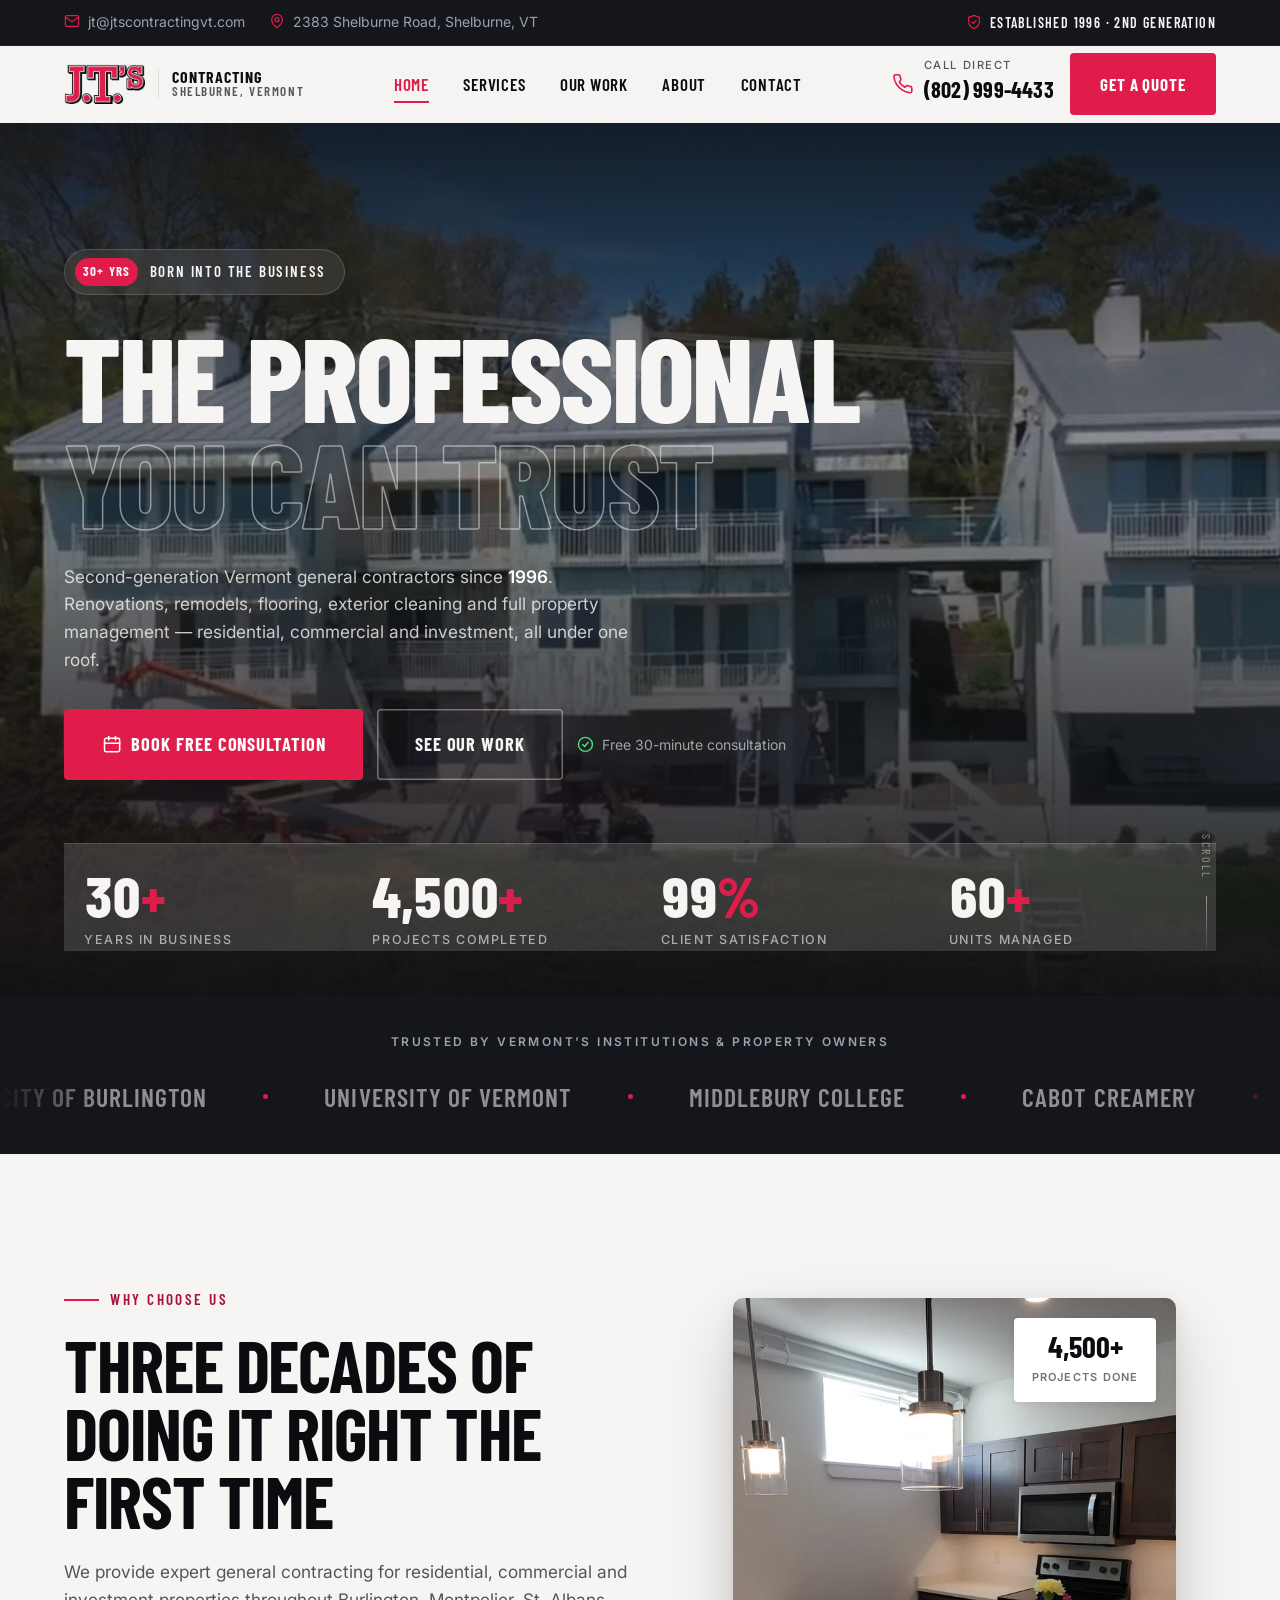
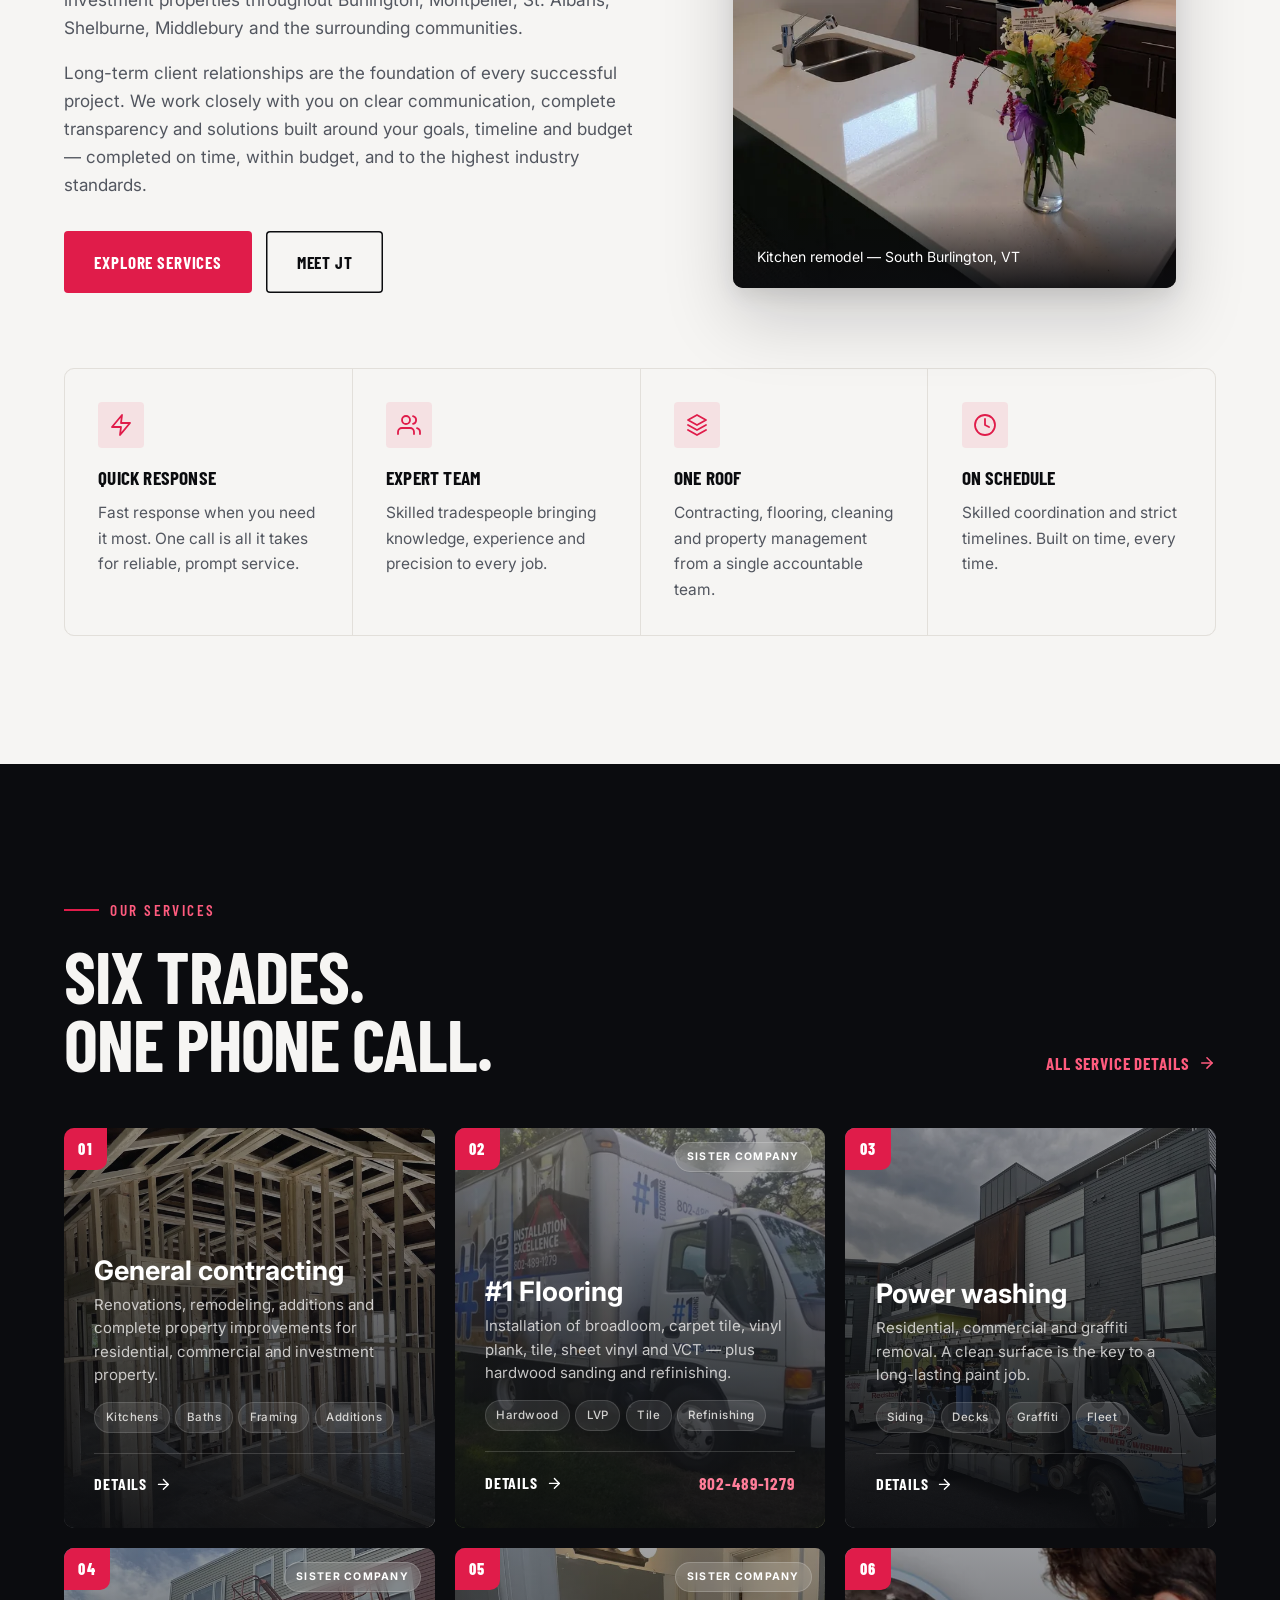
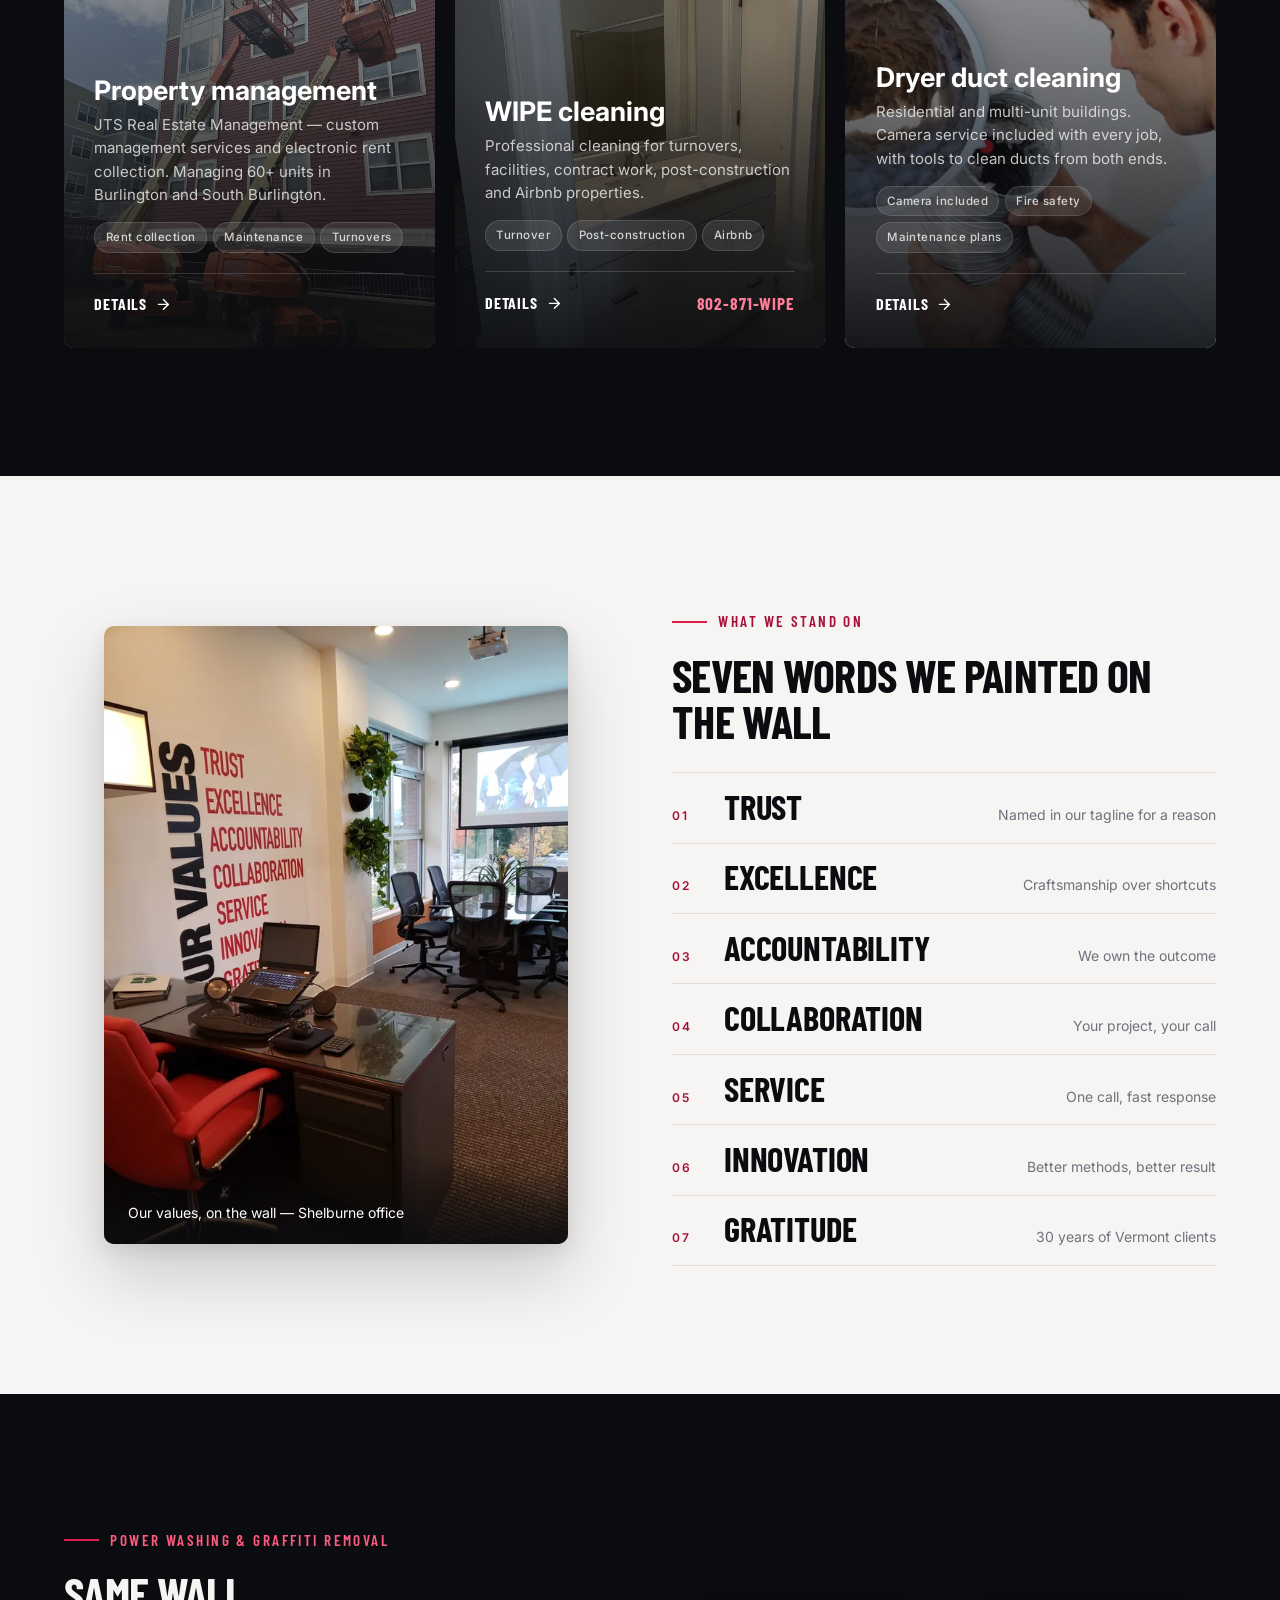
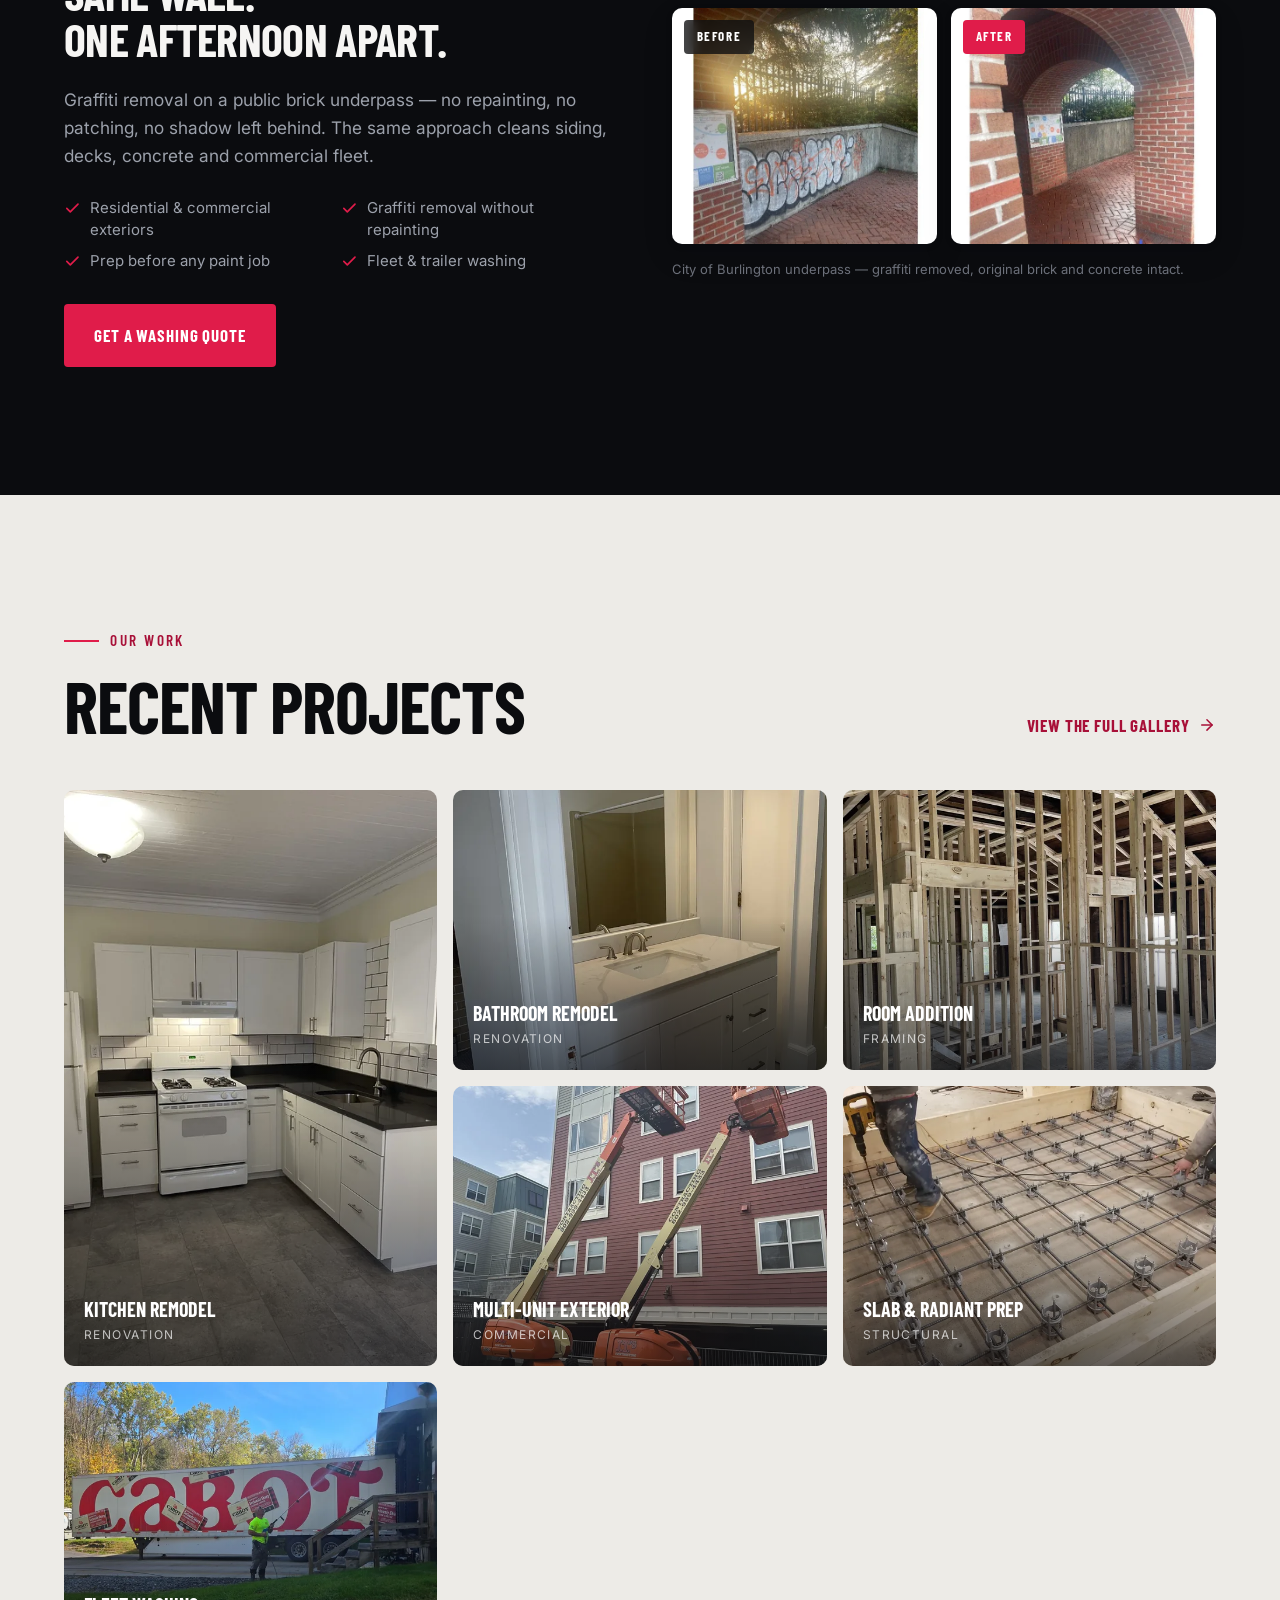
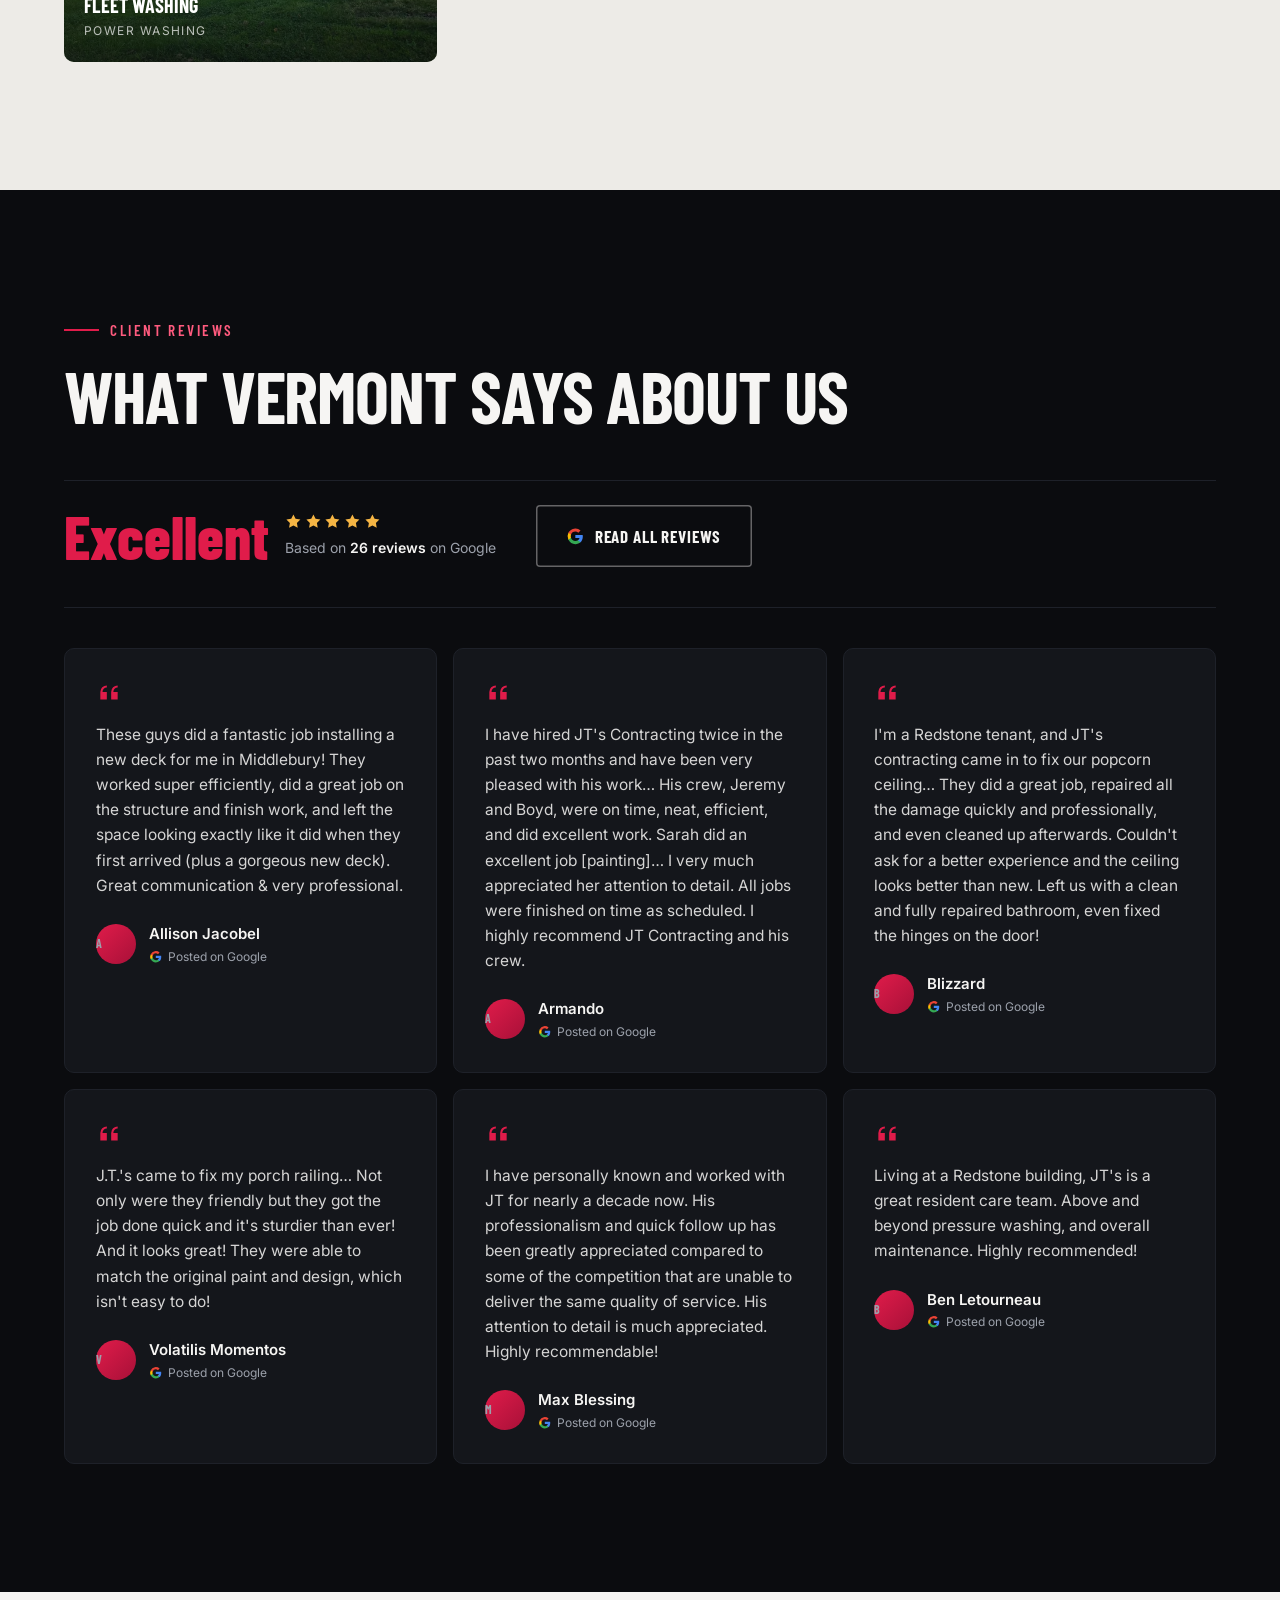
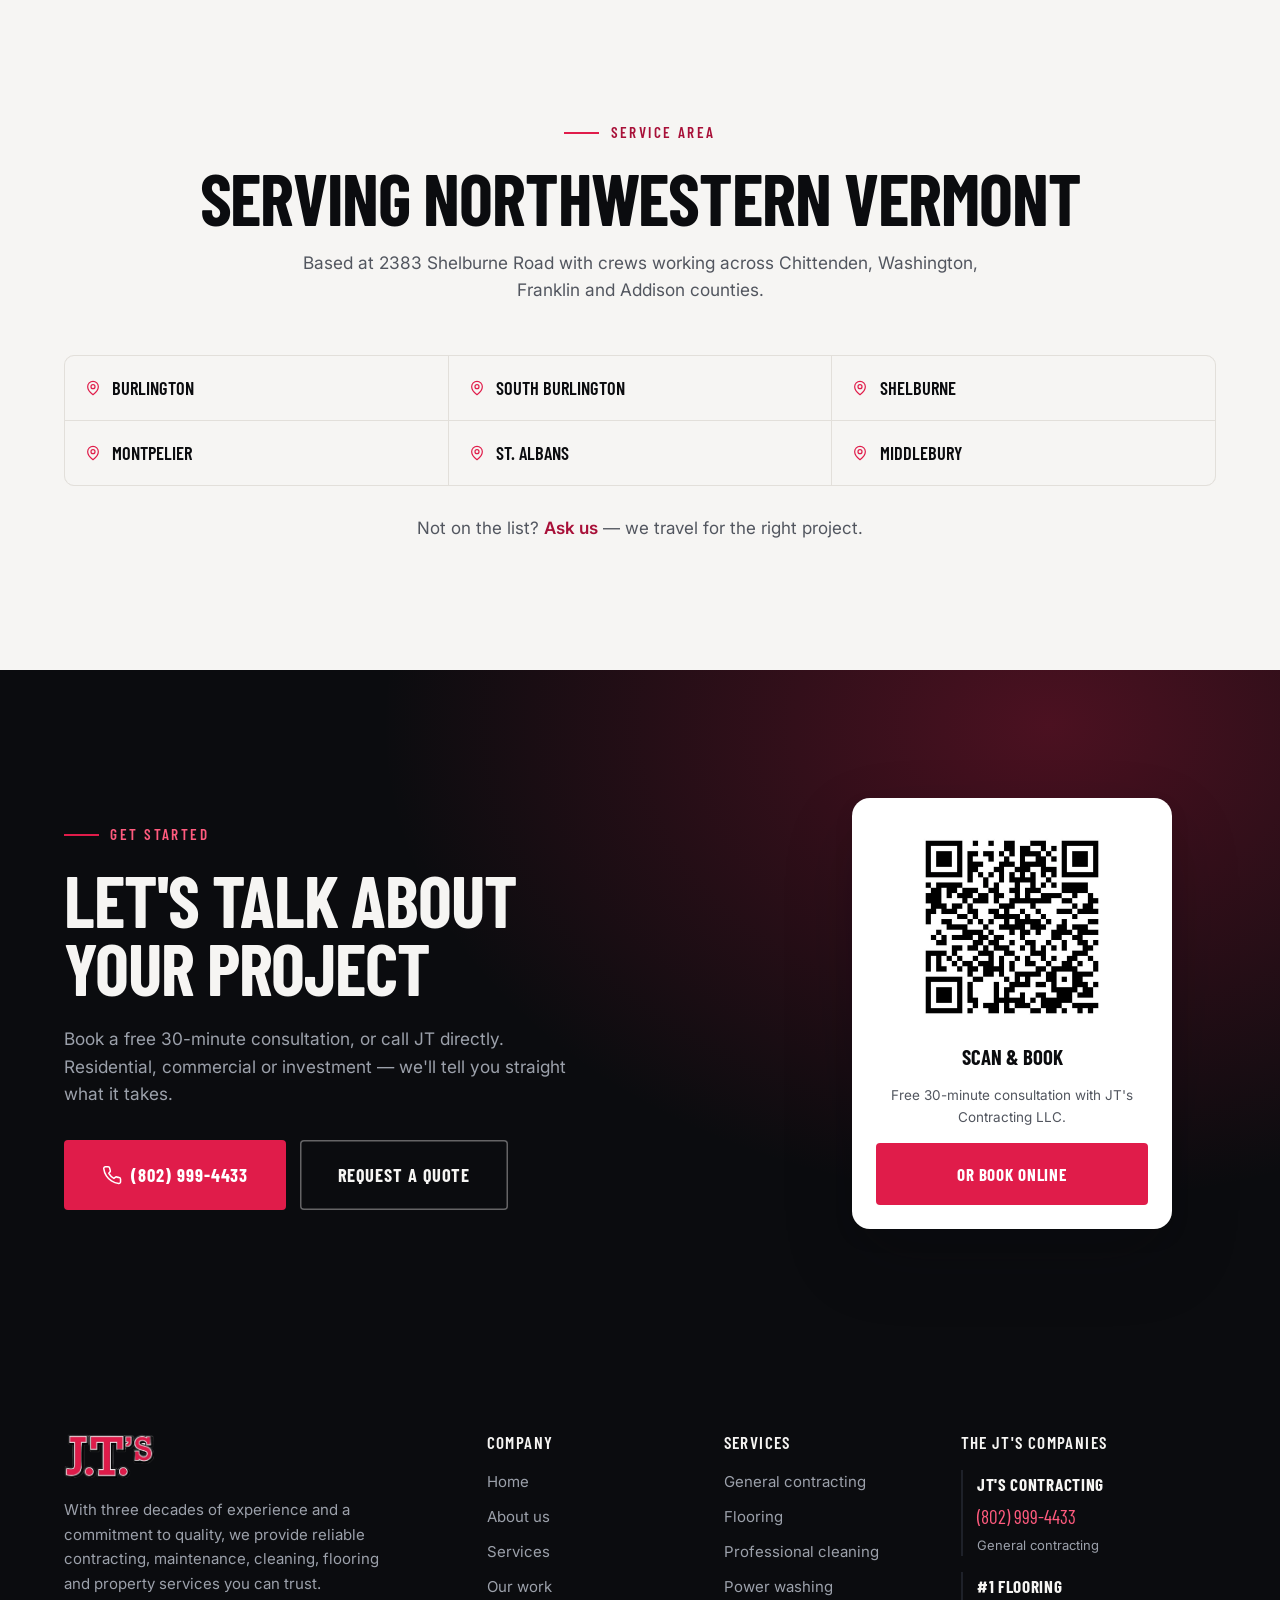
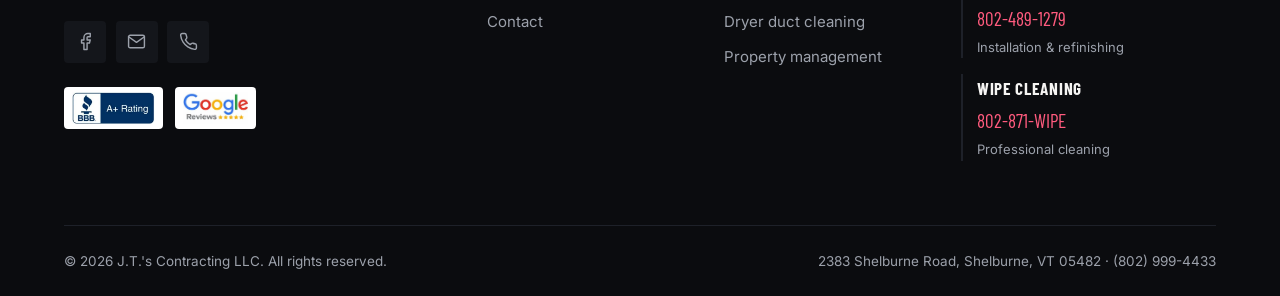
<file: site/index.html>
<!DOCTYPE html>
<html lang="en">
<head>
<meta charset="utf-8">
<meta name="viewport" content="width=device-width, initial-scale=1">
<title>General Contractors in Burlington VT | JT's Contracting LLC</title>
<meta name="description" content="JT's Contracting LLC — second-generation general contractors serving Burlington, Shelburne, Montpelier, St. Albans and Middlebury VT since 1996. Renovations, flooring, power washing, dryer duct cleaning and property management. Call (802) 999-4433.">
<link rel="canonical" href="https://www.jtscontractingvt.com/">
<meta name="theme-color" content="#0b0c0f">

<meta property="og:type" content="website">
<meta property="og:site_name" content="JT's Contracting LLC">
<meta property="og:title" content="General Contractors in Burlington VT | JT's Contracting LLC">
<meta property="og:description" content="30+ years building, renovating and maintaining Vermont property. Residential, commercial and investment work under one roof.">
<meta property="og:url" content="https://www.jtscontractingvt.com/">
<meta property="og:image" content="https://www.jtscontractingvt.com/assets/img/hero-poster-1920.webp">
<meta name="twitter:card" content="summary_large_image">

<link rel="icon" href="assets/img/favicon.svg" type="image/svg+xml">
<link rel="apple-touch-icon" href="assets/img/logo.png">

<link rel="preconnect" href="https://fonts.googleapis.com">
<link rel="preconnect" href="https://fonts.gstatic.com" crossorigin>
<link rel="stylesheet" href="https://fonts.googleapis.com/css2?family=Barlow+Condensed:wght@500;600;700;800&family=Inter:wght@400;500;600&display=swap">
<link rel="stylesheet" href="assets/css/style.css">

<script type="application/ld+json">
{
  "@context": "https://schema.org",
  "@type": "GeneralContractor",
  "@id": "https://www.jtscontractingvt.com/#business",
  "name": "JT's Contracting LLC",
  "alternateName": "J.T.'s Contracting",
  "description": "Second-generation general contractor serving Vermont since 1996. Residential, commercial and investment property renovations, flooring, power washing, dryer duct cleaning and property management.",
  "url": "https://www.jtscontractingvt.com/",
  "telephone": "+18029994433",
  "email": "jt@jtscontractingvt.com",
  "foundingDate": "1996",
  "founder": { "@type": "Person", "name": "Jason T. Fitzgerald" },
  "image": "https://www.jtscontractingvt.com/assets/img/shop-storefront-600.webp",
  "logo": "https://www.jtscontractingvt.com/assets/img/logo.png",
  "address": {
    "@type": "PostalAddress",
    "streetAddress": "2383 Shelburne Road",
    "addressLocality": "Shelburne",
    "addressRegion": "VT",
    "postalCode": "05482",
    "addressCountry": "US"
  },
  "areaServed": [
    { "@type": "City", "name": "Burlington, VT" },
    { "@type": "City", "name": "South Burlington, VT" },
    { "@type": "City", "name": "Shelburne, VT" },
    { "@type": "City", "name": "Montpelier, VT" },
    { "@type": "City", "name": "St. Albans, VT" },
    { "@type": "City", "name": "Middlebury, VT" }
  ],
  "sameAs": ["https://www.facebook.com/p/JTS-Contracting-100070042576109/"],
  "hasOfferCatalog": {
    "@type": "OfferCatalog",
    "name": "Contracting & property services",
    "itemListElement": [
      { "@type": "Offer", "itemOffered": { "@type": "Service", "name": "General contracting & remodeling" } },
      { "@type": "Offer", "itemOffered": { "@type": "Service", "name": "Flooring installation & refinishing" } },
      { "@type": "Offer", "itemOffered": { "@type": "Service", "name": "Professional cleaning" } },
      { "@type": "Offer", "itemOffered": { "@type": "Service", "name": "Power washing & graffiti removal" } },
      { "@type": "Offer", "itemOffered": { "@type": "Service", "name": "Dryer duct cleaning" } },
      { "@type": "Offer", "itemOffered": { "@type": "Service", "name": "Property management" } }
    ]
  }
}
</script>
</head>
<body>
<a class="skip-link" href="#main">Skip to content</a>

<!-- icon sprite -->
<svg width="0" height="0" style="position:absolute" aria-hidden="true" focusable="false">
  <defs>
    <g id="i-phone"><path d="M22 16.9v3a2 2 0 0 1-2.2 2 19.8 19.8 0 0 1-8.6-3.1 19.5 19.5 0 0 1-6-6A19.8 19.8 0 0 1 2.1 4.2 2 2 0 0 1 4.1 2h3a2 2 0 0 1 2 1.7c.1.9.4 1.8.7 2.6a2 2 0 0 1-.5 2.1L8.1 9.9a16 16 0 0 0 6 6l1.5-1.2a2 2 0 0 1 2.1-.5c.8.3 1.7.6 2.6.7a2 2 0 0 1 1.7 2Z"/></g>
    <g id="i-mail"><path d="M4 4h16a2 2 0 0 1 2 2v12a2 2 0 0 1-2 2H4a2 2 0 0 1-2-2V6a2 2 0 0 1 2-2Z"/><path d="m22 6-10 7L2 6"/></g>
    <g id="i-pin"><path d="M20 10c0 6-8 12-8 12s-8-6-8-12a8 8 0 0 1 16 0Z"/><circle cx="12" cy="10" r="3"/></g>
    <g id="i-check"><path d="M20 6 9 17l-5-5"/></g>
    <g id="i-check-circle"><circle cx="12" cy="12" r="10"/><path d="m8 12 3 3 5-6"/></g>
    <g id="i-arrow"><path d="M5 12h14"/><path d="m12 5 7 7-7 7"/></g>
    <g id="i-star"><path d="m12 2 3.1 6.3 6.9 1-5 4.9 1.2 6.8-6.2-3.3-6.2 3.3L7 14.2l-5-4.9 6.9-1Z" fill="currentColor" stroke="none"/></g>
    <g id="i-google"><path d="M21.6 12.2c0-.7-.1-1.4-.2-2H12v3.9h5.4a4.6 4.6 0 0 1-2 3v2.5h3.2c1.9-1.7 3-4.3 3-7.4Z" fill="#4285F4" stroke="none"/><path d="M12 22c2.7 0 4.9-.9 6.6-2.4l-3.2-2.5c-.9.6-2 .9-3.4.9a6 6 0 0 1-5.6-4.1H3.1v2.6A10 10 0 0 0 12 22Z" fill="#34A853" stroke="none"/><path d="M6.4 13.9a6 6 0 0 1 0-3.8V7.5H3.1a10 10 0 0 0 0 9l3.3-2.6Z" fill="#FBBC05" stroke="none"/><path d="M12 5.9c1.5 0 2.8.5 3.8 1.5l2.9-2.9A10 10 0 0 0 3.1 7.5l3.3 2.6A6 6 0 0 1 12 5.9Z" fill="#EA4335" stroke="none"/></g>
    <g id="i-facebook"><path d="M18 2h-3a5 5 0 0 0-5 5v3H7v4h3v8h4v-8h3l1-4h-4V7a1 1 0 0 1 1-1h3Z"/></g>
    <g id="i-clock"><circle cx="12" cy="12" r="10"/><path d="M12 6v6l4 2"/></g>
    <g id="i-shield"><path d="M12 22s8-4 8-10V5l-8-3-8 3v7c0 6 8 10 8 10Z"/><path d="m9 12 2 2 4-4"/></g>
    <g id="i-users"><path d="M17 21v-2a4 4 0 0 0-4-4H5a4 4 0 0 0-4 4v2"/><circle cx="9" cy="7" r="4"/><path d="M23 21v-2a4 4 0 0 0-3-3.9"/><path d="M16 3.1a4 4 0 0 1 0 7.8"/></g>
    <g id="i-zap"><path d="M13 2 3 14h9l-1 8 10-12h-9Z"/></g>
    <g id="i-wrench"><path d="M14.7 6.3a4 4 0 0 0 5 5L21 21H3l9.7-14.7Z"/></g>
    <g id="i-layers"><path d="m12 2 9 5-9 5-9-5 9-5Z"/><path d="m3 12 9 5 9-5"/><path d="m3 17 9 5 9-5"/></g>
    <g id="i-droplet"><path d="M12 2.7 6.3 8.4a8 8 0 1 0 11.4 0L12 2.7Z"/></g>
    <g id="i-wind"><path d="M9.6 4.6A2 2 0 1 1 11 8H2"/><path d="M12.6 19.4A2 2 0 1 0 14 16H2"/><path d="M17.7 7.7a2.5 2.5 0 1 1 1.8 4.3H2"/></g>
    <g id="i-building"><path d="M4 22V4a2 2 0 0 1 2-2h8a2 2 0 0 1 2 2v18"/><path d="M16 9h3a2 2 0 0 1 2 2v11"/><path d="M8 6h4M8 10h4M8 14h4M8 18h4"/><path d="M2 22h20"/></g>
    <g id="i-search"><circle cx="11" cy="11" r="7"/><path d="m20 20-4.3-4.3"/></g>
    <g id="i-x"><path d="M18 6 6 18M6 6l12 12"/></g>
    <g id="i-left"><path d="m15 18-6-6 6-6"/></g>
    <g id="i-right"><path d="m9 6 6 6-6 6"/></g>
    <g id="i-calendar"><rect x="3" y="5" width="18" height="16" rx="2"/><path d="M8 3v4M16 3v4M3 11h18"/></g>
    <g id="i-quote"><path d="M10 11H6a4 4 0 0 1 4-4V5a6 6 0 0 0-6 6v7h6v-7Zm10 0h-4a4 4 0 0 1 4-4V5a6 6 0 0 0-6 6v7h6v-7Z" fill="currentColor" stroke="none"/></g>
  </defs>
</svg>

<!-- ================= topbar ================= -->
<div class="topbar">
  <div class="wrap-wide topbar-in">
    <ul class="topbar-list">
      <li><a href="mailto:jt@jtscontractingvt.com"><svg viewBox="0 0 24 24" fill="none" stroke="currentColor" stroke-width="1.8" stroke-linecap="round" stroke-linejoin="round"><use href="#i-mail"/></svg>jt@jtscontractingvt.com</a></li>
      <li><a href="https://maps.google.com/?q=2383+Shelburne+Road+Shelburne+VT+05482" target="_blank" rel="noopener"><svg viewBox="0 0 24 24" fill="none" stroke="currentColor" stroke-width="1.8" stroke-linecap="round" stroke-linejoin="round"><use href="#i-pin"/></svg>2383 Shelburne Road, Shelburne, VT</a></li>
    </ul>
    <span class="topbar-badge"><svg viewBox="0 0 24 24" fill="none" stroke="currentColor" stroke-width="1.8" stroke-linecap="round" stroke-linejoin="round"><use href="#i-shield"/></svg>Established 1996 &middot; 2nd Generation</span>
  </div>
</div>

<!-- ================= header ================= -->
<header class="site-header">
  <div class="wrap-wide header-in">
    <a class="brand" href="index.html" aria-label="JT's Contracting LLC — home">
      <img src="assets/img/logo.png" alt="JT's Contracting" width="399" height="196">
      <span class="brand-text"><b>Contracting</b>Shelburne, Vermont</span>
    </a>

    <nav class="nav" aria-label="Primary">
      <a class="nav-link" href="index.html" aria-current="page">Home</a>
      <a class="nav-link" href="services.html">Services</a>
      <a class="nav-link" href="work.html">Our Work</a>
      <a class="nav-link" href="about.html">About</a>
      <a class="nav-link" href="contact.html">Contact</a>
    </nav>

    <div class="header-cta">
      <a class="header-phone" href="tel:+18029994433">
        <svg viewBox="0 0 24 24" fill="none" stroke="currentColor" stroke-width="1.8" stroke-linecap="round" stroke-linejoin="round"><use href="#i-phone"/></svg>
        <span><small>Call direct</small>(802) 999-4433</span>
      </a>
      <a class="btn" href="contact.html">Get a quote</a>
    </div>

    <button class="burger" type="button" aria-label="Open menu" aria-expanded="false" aria-controls="drawer">
      <span></span><span></span><span></span>
    </button>
  </div>
</header>

<!-- ================= mobile drawer ================= -->
<div class="drawer" id="drawer" aria-hidden="true" aria-label="Menu">
  <div class="drawer-top">
    <a class="brand" href="index.html"><img src="assets/img/logo.png" alt="JT's Contracting" width="399" height="196"></a>
    <button class="drawer-close" type="button" data-close-nav aria-label="Close menu">
      <svg viewBox="0 0 24 24" fill="none" stroke="currentColor" stroke-width="2" stroke-linecap="round"><use href="#i-x"/></svg>
    </button>
  </div>
  <nav class="drawer-nav" aria-label="Mobile">
    <a href="index.html"><i>01</i>Home</a>
    <a href="services.html"><i>02</i>Services</a>
    <a href="work.html"><i>03</i>Our Work</a>
    <a href="about.html"><i>04</i>About</a>
    <a href="contact.html"><i>05</i>Contact</a>
  </nav>
  <div class="drawer-foot">
    <a class="btn btn-lg" href="tel:+18029994433">
      <svg viewBox="0 0 24 24" fill="none" stroke="currentColor" stroke-width="1.8" stroke-linecap="round" stroke-linejoin="round"><use href="#i-phone"/></svg>
      (802) 999-4433
    </a>
    <a class="btn btn-ghost btn-lg" href="contact.html">Request a quote</a>
  </div>
</div>

<main id="main">

<!-- ================= hero ================= -->
<section class="hero">
  <div class="hero-media">
    <video autoplay muted loop playsinline preload="metadata"
           poster="assets/img/hero-poster-1920.webp"
           aria-hidden="true" tabindex="-1">
      <source src="assets/video/jts-project-reel.mp4" type="video/mp4">
    </video>
  </div>
  <div class="hero-grain" aria-hidden="true"></div>

  <div class="wrap-wide hero-in">
    <span class="hero-flag"><b>30+ Yrs</b> Born into the business</span>

    <h1 class="d-hero">
      The professional
      <em>you can trust</em>
    </h1>

    <p class="hero-sub">
      Second-generation Vermont general contractors since <b>1996</b>. Renovations, remodels,
      flooring, exterior cleaning and full property management — residential, commercial and
      investment, all under one roof.
    </p>

    <div class="hero-actions">
      <a class="btn btn-lg" href="https://calendly.com/jt-contracting-scheduler/30min" target="_blank" rel="noopener">
        <svg viewBox="0 0 24 24" fill="none" stroke="currentColor" stroke-width="1.8" stroke-linecap="round" stroke-linejoin="round"><use href="#i-calendar"/></svg>
        Book free consultation
      </a>
      <a class="btn btn-ghost btn-lg" href="work.html">See our work</a>
      <span class="hero-note">
        <svg viewBox="0 0 24 24" fill="none" stroke="currentColor" stroke-width="2" stroke-linecap="round" stroke-linejoin="round"><use href="#i-check-circle"/></svg>
        Free 30-minute consultation
      </span>
    </div>

    <ul class="hero-stats">
      <li><div class="n"><span data-count="30">30</span><i>+</i></div><div class="l">Years in business</div></li>
      <li><div class="n"><span data-count="4500">4,500</span><i>+</i></div><div class="l">Projects completed</div></li>
      <li><div class="n"><span data-count="99">99</span><i>%</i></div><div class="l">Client satisfaction</div></li>
      <li><div class="n"><span data-count="60">60</span><i>+</i></div><div class="l">Units managed</div></li>
    </ul>
  </div>

  <span class="scroll-cue" aria-hidden="true">Scroll</span>
</section>

<!-- ================= client proof ================= -->
<section class="proof" aria-label="Selected clients">
  <p class="proof-label">Trusted by Vermont's institutions &amp; property owners</p>
  <div class="marquee">
    <ul class="marquee-track">
      <li>City of Burlington</li>
      <li>University of Vermont</li>
      <li>Middlebury College</li>
      <li>Cabot Creamery</li>
      <li>Redstone</li>
      <li>Nedde Real Estate</li>
      <li>Bolton Valley Ski Resort</li>
    </ul>
  </div>
</section>

<!-- ================= why us ================= -->
<section class="section">
  <div class="wrap">
    <div class="split-wide">
      <div data-reveal>
        <span class="eyebrow">Why choose us</span>
        <h2 class="d-1" style="margin-top:1.1rem">Three decades of doing it right the first time</h2>
        <p class="lede" style="margin-top:1.5rem">
          We provide expert general contracting for residential, commercial and investment
          properties throughout Burlington, Montpelier, St. Albans, Shelburne, Middlebury and the
          surrounding communities.
        </p>
        <p class="body-lg" style="margin-top:1.1rem">
          Long-term client relationships are the foundation of every successful project. We work
          closely with you on clear communication, complete transparency and solutions built around
          your goals, timeline and budget — completed on time, within budget, and to the highest
          industry standards.
        </p>
        <div class="btn-row" style="margin-top:2rem">
          <a class="btn" href="services.html">Explore services</a>
          <a class="btn btn-ghost" href="about.html">Meet JT</a>
        </div>
      </div>

      <figure class="figure" data-reveal data-reveal-delay="120">
        <img src="assets/img/kitchen-quartz-island-1280.webp"
             srcset="assets/img/kitchen-quartz-island-640.webp 640w, assets/img/kitchen-quartz-island-1280.webp 1280w"
             sizes="(min-width: 980px) 46vw, 92vw"
             alt="Finished kitchen with quartz waterfall island, dark shaker cabinets and pendant lighting"
             width="1280" height="1707" loading="lazy">
        <div class="figure-badge"><b>4,500+</b><span>Projects done</span></div>
        <figcaption>Kitchen remodel — South Burlington, VT</figcaption>
      </figure>
    </div>

    <ul class="cards c4" style="margin-top:clamp(3rem,5vw,4.5rem)" data-reveal>
      <li class="card">
        <span class="card-ico"><svg viewBox="0 0 24 24" fill="none" stroke="currentColor" stroke-width="1.8" stroke-linecap="round" stroke-linejoin="round"><use href="#i-zap"/></svg></span>
        <h3 class="d-4">Quick response</h3>
        <p>Fast response when you need it most. One call is all it takes for reliable, prompt service.</p>
      </li>
      <li class="card">
        <span class="card-ico"><svg viewBox="0 0 24 24" fill="none" stroke="currentColor" stroke-width="1.8" stroke-linecap="round" stroke-linejoin="round"><use href="#i-users"/></svg></span>
        <h3 class="d-4">Expert team</h3>
        <p>Skilled tradespeople bringing knowledge, experience and precision to every job.</p>
      </li>
      <li class="card">
        <span class="card-ico"><svg viewBox="0 0 24 24" fill="none" stroke="currentColor" stroke-width="1.8" stroke-linecap="round" stroke-linejoin="round"><use href="#i-layers"/></svg></span>
        <h3 class="d-4">One roof</h3>
        <p>Contracting, flooring, cleaning and property management from a single accountable team.</p>
      </li>
      <li class="card">
        <span class="card-ico"><svg viewBox="0 0 24 24" fill="none" stroke="currentColor" stroke-width="1.8" stroke-linecap="round" stroke-linejoin="round"><use href="#i-clock"/></svg></span>
        <h3 class="d-4">On schedule</h3>
        <p>Skilled coordination and strict timelines. Built on time, every time.</p>
      </li>
    </ul>
  </div>
</section>

<!-- ================= services ================= -->
<section class="section dark" id="services">
  <div class="wrap">
    <div class="section-head head-row">
      <div>
        <span class="eyebrow">Our services</span>
        <h2 class="d-1" style="margin-top:1.1rem">Six trades.<br>One phone call.</h2>
      </div>
      <a class="link-arrow" href="services.html">All service details
        <svg viewBox="0 0 24 24" fill="none" stroke="currentColor" stroke-width="2" stroke-linecap="round" stroke-linejoin="round"><use href="#i-arrow"/></svg>
      </a>
    </div>

    <div class="svc-grid">
      <article class="svc" data-reveal>
        <div class="svc-bg">
          <img src="assets/img/framing-interior-640.webp" alt="Interior stud framing of a new addition" width="640" height="853" loading="lazy">
        </div>
        <div class="svc-top"><span class="svc-num">01</span></div>
        <h3>General contracting</h3>
        <p>Renovations, remodeling, additions and complete property improvements for residential, commercial and investment property.</p>
        <ul class="svc-tags"><li>Kitchens</li><li>Baths</li><li>Framing</li><li>Additions</li></ul>
        <div class="svc-foot">
          <a href="services.html#general">Details <svg viewBox="0 0 24 24" fill="none" stroke="currentColor" stroke-width="2" stroke-linecap="round" stroke-linejoin="round"><use href="#i-arrow"/></svg></a>
        </div>
      </article>

      <article class="svc" data-reveal data-reveal-delay="60">
        <div class="svc-bg">
          <img src="assets/img/flooring-truck-640.webp" alt="#1 Flooring installation box truck" width="640" height="480" loading="lazy">
        </div>
        <div class="svc-top"><span class="svc-num">02</span><span class="svc-sister">Sister company</span></div>
        <h3>#1 Flooring</h3>
        <p>Installation of broadloom, carpet tile, vinyl plank, tile, sheet vinyl and VCT — plus hardwood sanding and refinishing.</p>
        <ul class="svc-tags"><li>Hardwood</li><li>LVP</li><li>Tile</li><li>Refinishing</li></ul>
        <div class="svc-foot">
          <a href="services.html#flooring">Details <svg viewBox="0 0 24 24" fill="none" stroke="currentColor" stroke-width="2" stroke-linecap="round" stroke-linejoin="round"><use href="#i-arrow"/></svg></a>
          <a class="tel" href="tel:+18024891279">802-489-1279</a>
        </div>
      </article>

      <article class="svc" data-reveal data-reveal-delay="120">
        <div class="svc-bg">
          <img src="assets/img/powerwash-truck-640.webp" alt="JT's power washing truck at a Redstone property" width="640" height="853" loading="lazy">
        </div>
        <div class="svc-top"><span class="svc-num">03</span></div>
        <h3>Power washing</h3>
        <p>Residential, commercial and graffiti removal. A clean surface is the key to a long-lasting paint job.</p>
        <ul class="svc-tags"><li>Siding</li><li>Decks</li><li>Graffiti</li><li>Fleet</li></ul>
        <div class="svc-foot">
          <a href="services.html#power-washing">Details <svg viewBox="0 0 24 24" fill="none" stroke="currentColor" stroke-width="2" stroke-linecap="round" stroke-linejoin="round"><use href="#i-arrow"/></svg></a>
        </div>
      </article>

      <article class="svc" data-reveal>
        <div class="svc-bg">
          <img src="assets/img/boomlifts-apartment-640.webp" alt="Two boom lifts working on a multi-unit apartment exterior" width="640" height="853" loading="lazy">
        </div>
        <div class="svc-top"><span class="svc-num">04</span><span class="svc-sister">Sister company</span></div>
        <h3>Property management</h3>
        <p>JTS Real Estate Management — custom management services and electronic rent collection. Managing 60+ units in Burlington and South Burlington.</p>
        <ul class="svc-tags"><li>Rent collection</li><li>Maintenance</li><li>Turnovers</li></ul>
        <div class="svc-foot">
          <a href="services.html#property">Details <svg viewBox="0 0 24 24" fill="none" stroke="currentColor" stroke-width="2" stroke-linecap="round" stroke-linejoin="round"><use href="#i-arrow"/></svg></a>
        </div>
      </article>

      <article class="svc" data-reveal data-reveal-delay="60">
        <div class="svc-bg">
          <img src="assets/img/bath-vanity-remodel-640.webp" alt="Newly installed bathroom vanity with quartz top" width="640" height="853" loading="lazy">
        </div>
        <div class="svc-top"><span class="svc-num">05</span><span class="svc-sister">Sister company</span></div>
        <h3>WIPE cleaning</h3>
        <p>Professional cleaning for turnovers, facilities, contract work, post-construction and Airbnb properties.</p>
        <ul class="svc-tags"><li>Turnover</li><li>Post-construction</li><li>Airbnb</li></ul>
        <div class="svc-foot">
          <a href="services.html#cleaning">Details <svg viewBox="0 0 24 24" fill="none" stroke="currentColor" stroke-width="2" stroke-linecap="round" stroke-linejoin="round"><use href="#i-arrow"/></svg></a>
          <a class="tel" href="tel:+18028719473">802-871-WIPE</a>
        </div>
      </article>

      <article class="svc" data-reveal data-reveal-delay="120">
        <div class="svc-bg">
          <img src="assets/img/dryer-duct-640.webp" alt="Dryer duct being cleaned and inspected" width="640" height="425" loading="lazy">
        </div>
        <div class="svc-top"><span class="svc-num">06</span></div>
        <h3>Dryer duct cleaning</h3>
        <p>Residential and multi-unit buildings. Camera service included with every job, with tools to clean ducts from both ends.</p>
        <ul class="svc-tags"><li>Camera included</li><li>Fire safety</li><li>Maintenance plans</li></ul>
        <div class="svc-foot">
          <a href="services.html#duct">Details <svg viewBox="0 0 24 24" fill="none" stroke="currentColor" stroke-width="2" stroke-linecap="round" stroke-linejoin="round"><use href="#i-arrow"/></svg></a>
        </div>
      </article>
    </div>
  </div>
</section>

<!-- ================= values ================= -->
<section class="section">
  <div class="wrap">
    <div class="split">
      <figure class="figure" data-reveal>
        <img src="assets/img/office-values-wall-1280.webp"
             srcset="assets/img/office-values-wall-640.webp 640w, assets/img/office-values-wall-1280.webp 1280w"
             sizes="(min-width: 900px) 46vw, 92vw"
             alt="JT's Contracting office with company values painted on the wall in red"
             width="1280" height="1707" loading="lazy">
        <figcaption>Our values, on the wall — Shelburne office</figcaption>
      </figure>

      <div data-reveal data-reveal-delay="100">
        <span class="eyebrow">What we stand on</span>
        <h2 class="d-2" style="margin-top:1.1rem;margin-bottom:1.75rem">Seven words we painted on the wall</h2>
        <ul class="values-list" style="--ink-3:var(--paper-3)">
          <li><i>01</i><b>Trust</b><span>Named in our tagline for a reason</span></li>
          <li><i>02</i><b>Excellence</b><span>Craftsmanship over shortcuts</span></li>
          <li><i>03</i><b>Accountability</b><span>We own the outcome</span></li>
          <li><i>04</i><b>Collaboration</b><span>Your project, your call</span></li>
          <li><i>05</i><b>Service</b><span>One call, fast response</span></li>
          <li><i>06</i><b>Innovation</b><span>Better methods, better result</span></li>
          <li><i>07</i><b>Gratitude</b><span>30 years of Vermont clients</span></li>
        </ul>
      </div>
    </div>
  </div>
</section>

<!-- ================= before / after ================= -->
<section class="section dark">
  <div class="wrap">
    <div class="split">
      <div data-reveal>
        <span class="eyebrow">Power washing &amp; graffiti removal</span>
        <h2 class="d-2" style="margin-top:1.1rem">Same wall.<br>One afternoon apart.</h2>
        <p class="lede" style="margin-top:1.5rem">
          Graffiti removal on a public brick underpass — no repainting, no patching, no shadow left
          behind. The same approach cleans siding, decks, concrete and commercial fleet.
        </p>
        <ul class="srv-list" style="margin-top:1.75rem;max-width:34rem">
          <li><svg viewBox="0 0 24 24" fill="none" stroke="currentColor" stroke-width="2.4" stroke-linecap="round" stroke-linejoin="round"><use href="#i-check"/></svg>Residential &amp; commercial exteriors</li>
          <li><svg viewBox="0 0 24 24" fill="none" stroke="currentColor" stroke-width="2.4" stroke-linecap="round" stroke-linejoin="round"><use href="#i-check"/></svg>Graffiti removal without repainting</li>
          <li><svg viewBox="0 0 24 24" fill="none" stroke="currentColor" stroke-width="2.4" stroke-linecap="round" stroke-linejoin="round"><use href="#i-check"/></svg>Prep before any paint job</li>
          <li><svg viewBox="0 0 24 24" fill="none" stroke="currentColor" stroke-width="2.4" stroke-linecap="round" stroke-linejoin="round"><use href="#i-check"/></svg>Fleet &amp; trailer washing</li>
        </ul>
        <div class="btn-row" style="margin-top:2rem">
          <a class="btn" href="contact.html">Get a washing quote</a>
        </div>
      </div>

      <div data-reveal data-reveal-delay="100">
        <div class="ba-pair">
          <figure>
            <img src="assets/img/graffiti-before-606.webp" alt="Concrete retaining wall under a brick archway covered in orange and black graffiti" width="606" height="540" loading="lazy">
            <figcaption>Before</figcaption>
          </figure>
          <figure>
            <img src="assets/img/graffiti-after-606.webp" alt="The same archway after cleaning, brick and concrete restored with no graffiti or shadow remaining" width="606" height="540" loading="lazy">
            <figcaption>After</figcaption>
          </figure>
        </div>
        <p style="margin-top:.9rem;font-size:.8125rem;color:var(--steel)">City of Burlington underpass — graffiti removed, original brick and concrete intact.</p>
      </div>
    </div>
  </div>
</section>

<!-- ================= work ================= -->
<section class="section sunken">
  <div class="wrap">
    <div class="section-head head-row">
      <div>
        <span class="eyebrow">Our work</span>
        <h2 class="d-1" style="margin-top:1.1rem">Recent projects</h2>
      </div>
      <a class="link-arrow" href="work.html">View the full gallery
        <svg viewBox="0 0 24 24" fill="none" stroke="currentColor" stroke-width="2" stroke-linecap="round" stroke-linejoin="round"><use href="#i-arrow"/></svg>
      </a>
    </div>

    <div class="gallery" data-reveal>
      <a class="tile tall" href="work.html">
        <img src="assets/img/kitchen-subway-tile-640.webp" alt="Kitchen remodel with white shaker cabinets and subway tile backsplash" width="640" height="853" loading="lazy">
        <span class="tile-meta"><b>Kitchen remodel</b><span>Renovation</span></span>
      </a>
      <a class="tile" href="work.html">
        <img src="assets/img/bath-vanity-remodel-640.webp" alt="Bathroom remodel with new vanity and quartz top" width="640" height="853" loading="lazy">
        <span class="tile-meta"><b>Bathroom remodel</b><span>Renovation</span></span>
      </a>
      <a class="tile" href="work.html">
        <img src="assets/img/framing-interior-640.webp" alt="New interior framing for a room addition" width="640" height="853" loading="lazy">
        <span class="tile-meta"><b>Room addition</b><span>Framing</span></span>
      </a>
      <a class="tile" href="work.html">
        <img src="assets/img/boomlifts-apartment-640.webp" alt="Boom lifts at a multi-unit apartment exterior" width="640" height="853" loading="lazy">
        <span class="tile-meta"><b>Multi-unit exterior</b><span>Commercial</span></span>
      </a>
      <a class="tile" href="work.html">
        <img src="assets/img/radiant-slab-prep-640.webp" alt="Rebar and radiant tubing prepared for a concrete pour" width="640" height="853" loading="lazy">
        <span class="tile-meta"><b>Slab &amp; radiant prep</b><span>Structural</span></span>
      </a>
      <a class="tile" href="work.html">
        <img src="assets/img/powerwash-cabot-640.webp" alt="Crew power washing a Cabot Creamery trailer" width="640" height="853" loading="lazy">
        <span class="tile-meta"><b>Fleet washing</b><span>Power washing</span></span>
      </a>
    </div>
  </div>
</section>

<!-- ================= reviews ================= -->
<section class="section dark">
  <div class="wrap">
    <div class="section-head">
      <span class="eyebrow">Client reviews</span>
      <h2 class="d-1">What Vermont says about us</h2>
    </div>

    <div class="rating-head" style="border-top:1px solid var(--ink-3);border-bottom:1px solid var(--ink-3)">
      <div class="rating-score">
        <span class="big" style="color:var(--red)">Excellent</span>
        <div>
          <div class="stars" aria-hidden="true">
            <svg viewBox="0 0 24 24"><use href="#i-star"/></svg><svg viewBox="0 0 24 24"><use href="#i-star"/></svg><svg viewBox="0 0 24 24"><use href="#i-star"/></svg><svg viewBox="0 0 24 24"><use href="#i-star"/></svg><svg viewBox="0 0 24 24"><use href="#i-star"/></svg>
          </div>
          <p class="rating-meta" style="margin-top:.35rem">Based on <b>26 reviews</b> on Google</p>
        </div>
      </div>
      <a class="btn btn-ghost" href="https://maps.app.goo.gl/" target="_blank" rel="noopener">
        <svg viewBox="0 0 24 24"><use href="#i-google"/></svg>
        Read all reviews
      </a>
    </div>

    <div class="reviews" style="margin-top:2.5rem">
      <article class="review" data-reveal>
        <span style="color:var(--red)"><svg viewBox="0 0 24 24" width="26" height="26"><use href="#i-quote"/></svg></span>
        <p class="review-q">These guys did a fantastic job installing a new deck for me in Middlebury! They worked super efficiently, did a great job on the structure and finish work, and left the space looking exactly like it did when they first arrived (plus a gorgeous new deck). Great communication &amp; very professional.</p>
        <div class="review-who">
          <span class="avatar" aria-hidden="true">A</span>
          <div><b>Allison Jacobel</b><span><svg viewBox="0 0 24 24"><use href="#i-google"/></svg>Posted on Google</span></div>
        </div>
      </article>

      <article class="review" data-reveal data-reveal-delay="60">
        <span style="color:var(--red)"><svg viewBox="0 0 24 24" width="26" height="26"><use href="#i-quote"/></svg></span>
        <p class="review-q">I have hired JT's Contracting twice in the past two months and have been very pleased with his work… His crew, Jeremy and Boyd, were on time, neat, efficient, and did excellent work. Sarah did an excellent job [painting]… I very much appreciated her attention to detail. All jobs were finished on time as scheduled. I highly recommend JT Contracting and his crew.</p>
        <div class="review-who">
          <span class="avatar" aria-hidden="true">A</span>
          <div><b>Armando</b><span><svg viewBox="0 0 24 24"><use href="#i-google"/></svg>Posted on Google</span></div>
        </div>
      </article>

      <article class="review" data-reveal data-reveal-delay="120">
        <span style="color:var(--red)"><svg viewBox="0 0 24 24" width="26" height="26"><use href="#i-quote"/></svg></span>
        <p class="review-q">I'm a Redstone tenant, and JT's contracting came in to fix our popcorn ceiling… They did a great job, repaired all the damage quickly and professionally, and even cleaned up afterwards. Couldn't ask for a better experience and the ceiling looks better than new. Left us with a clean and fully repaired bathroom, even fixed the hinges on the door!</p>
        <div class="review-who">
          <span class="avatar" aria-hidden="true">B</span>
          <div><b>Blizzard</b><span><svg viewBox="0 0 24 24"><use href="#i-google"/></svg>Posted on Google</span></div>
        </div>
      </article>

      <article class="review" data-reveal>
        <span style="color:var(--red)"><svg viewBox="0 0 24 24" width="26" height="26"><use href="#i-quote"/></svg></span>
        <p class="review-q">J.T.'s came to fix my porch railing… Not only were they friendly but they got the job done quick and it's sturdier than ever! And it looks great! They were able to match the original paint and design, which isn't easy to do!</p>
        <div class="review-who">
          <span class="avatar" aria-hidden="true">V</span>
          <div><b>Volatilis Momentos</b><span><svg viewBox="0 0 24 24"><use href="#i-google"/></svg>Posted on Google</span></div>
        </div>
      </article>

      <article class="review" data-reveal data-reveal-delay="60">
        <span style="color:var(--red)"><svg viewBox="0 0 24 24" width="26" height="26"><use href="#i-quote"/></svg></span>
        <p class="review-q">I have personally known and worked with JT for nearly a decade now. His professionalism and quick follow up has been greatly appreciated compared to some of the competition that are unable to deliver the same quality of service. His attention to detail is much appreciated. Highly recommendable!</p>
        <div class="review-who">
          <span class="avatar" aria-hidden="true">M</span>
          <div><b>Max Blessing</b><span><svg viewBox="0 0 24 24"><use href="#i-google"/></svg>Posted on Google</span></div>
        </div>
      </article>

      <article class="review" data-reveal data-reveal-delay="120">
        <span style="color:var(--red)"><svg viewBox="0 0 24 24" width="26" height="26"><use href="#i-quote"/></svg></span>
        <p class="review-q">Living at a Redstone building, JT's is a great resident care team. Above and beyond pressure washing, and overall maintenance. Highly recommended!</p>
        <div class="review-who">
          <span class="avatar" aria-hidden="true">B</span>
          <div><b>Ben Letourneau</b><span><svg viewBox="0 0 24 24"><use href="#i-google"/></svg>Posted on Google</span></div>
        </div>
      </article>
    </div>
  </div>
</section>

<!-- ================= coverage ================= -->
<section class="section">
  <div class="wrap">
    <div class="section-head center">
      <span class="eyebrow center">Service area</span>
      <h2 class="d-1">Serving northwestern Vermont</h2>
      <p class="lede measure" style="text-align:center">
        Based at 2383 Shelburne Road with crews working across Chittenden, Washington, Franklin and
        Addison counties.
      </p>
    </div>

    <ul class="towns" data-reveal>
      <li><svg viewBox="0 0 24 24" fill="none" stroke="currentColor" stroke-width="1.8" stroke-linecap="round" stroke-linejoin="round"><use href="#i-pin"/></svg>Burlington</li>
      <li><svg viewBox="0 0 24 24" fill="none" stroke="currentColor" stroke-width="1.8" stroke-linecap="round" stroke-linejoin="round"><use href="#i-pin"/></svg>South Burlington</li>
      <li><svg viewBox="0 0 24 24" fill="none" stroke="currentColor" stroke-width="1.8" stroke-linecap="round" stroke-linejoin="round"><use href="#i-pin"/></svg>Shelburne</li>
      <li><svg viewBox="0 0 24 24" fill="none" stroke="currentColor" stroke-width="1.8" stroke-linecap="round" stroke-linejoin="round"><use href="#i-pin"/></svg>Montpelier</li>
      <li><svg viewBox="0 0 24 24" fill="none" stroke="currentColor" stroke-width="1.8" stroke-linecap="round" stroke-linejoin="round"><use href="#i-pin"/></svg>St. Albans</li>
      <li><svg viewBox="0 0 24 24" fill="none" stroke="currentColor" stroke-width="1.8" stroke-linecap="round" stroke-linejoin="round"><use href="#i-pin"/></svg>Middlebury</li>
    </ul>

    <p class="body-lg" style="margin-top:1.75rem;text-align:center">
      Not on the list? <a href="contact.html" style="color:var(--red-text);font-weight:600">Ask us</a> — we travel for the right project.
    </p>
  </div>
</section>

<!-- ================= CTA ================= -->
<section class="section cta-band">
  <div class="wrap cta-grid">
    <div data-reveal>
      <span class="eyebrow">Get started</span>
      <h2 class="d-1" style="margin-top:1.1rem">Let's talk about<br>your project</h2>
      <p class="lede" style="margin-top:1.5rem;max-width:46ch">
        Book a free 30-minute consultation, or call JT directly. Residential, commercial or
        investment — we'll tell you straight what it takes.
      </p>
      <div class="btn-row" style="margin-top:2rem">
        <a class="btn btn-lg" href="tel:+18029994433">
          <svg viewBox="0 0 24 24" fill="none" stroke="currentColor" stroke-width="1.8" stroke-linecap="round" stroke-linejoin="round"><use href="#i-phone"/></svg>
          (802) 999-4433
        </a>
        <a class="btn btn-ghost btn-lg" href="contact.html">Request a quote</a>
      </div>
    </div>

    <div class="qr-card" data-reveal data-reveal-delay="120">
      <img src="assets/img/qr-booking.webp" alt="QR code linking to JT's Contracting online booking" width="800" height="800" loading="lazy">
      <b>Scan &amp; book</b>
      <p>Free 30-minute consultation with JT's Contracting LLC.</p>
      <a class="btn" href="https://calendly.com/jt-contracting-scheduler/30min" target="_blank" rel="noopener" style="width:100%">Or book online</a>
    </div>
  </div>
</section>

</main>

<!-- ================= footer ================= -->
<footer class="site-footer">
  <div class="wrap">
    <div class="footer-grid">
      <div class="footer-brand">
        <img src="assets/img/logo.png" alt="JT's Contracting" width="399" height="196">
        <p>
          With three decades of experience and a commitment to quality, we provide reliable
          contracting, maintenance, cleaning, flooring and property services you can trust.
        </p>
        <div class="socials">
          <a href="https://www.facebook.com/p/JTS-Contracting-100070042576109/" target="_blank" rel="noopener" aria-label="JT's Contracting on Facebook">
            <svg viewBox="0 0 24 24" fill="none" stroke="currentColor" stroke-width="1.8" stroke-linecap="round" stroke-linejoin="round"><use href="#i-facebook"/></svg>
          </a>
          <a href="mailto:jt@jtscontractingvt.com" aria-label="Email JT's Contracting">
            <svg viewBox="0 0 24 24" fill="none" stroke="currentColor" stroke-width="1.8" stroke-linecap="round" stroke-linejoin="round"><use href="#i-mail"/></svg>
          </a>
          <a href="tel:+18029994433" aria-label="Call JT's Contracting">
            <svg viewBox="0 0 24 24" fill="none" stroke="currentColor" stroke-width="1.8" stroke-linecap="round" stroke-linejoin="round"><use href="#i-phone"/></svg>
          </a>
        </div>
        <div class="badges">
          <img src="assets/img/bbb-rating.webp" alt="Better Business Bureau rating" width="300" height="117" loading="lazy">
          <img src="assets/img/google-review.webp" alt="Google reviews" width="300" height="150" loading="lazy">
        </div>
      </div>

      <div>
        <h3 class="footer-h">Company</h3>
        <ul class="footer-links">
          <li><a href="index.html">Home</a></li>
          <li><a href="about.html">About us</a></li>
          <li><a href="services.html">Services</a></li>
          <li><a href="work.html">Our work</a></li>
          <li><a href="contact.html">Contact</a></li>
        </ul>
      </div>

      <div>
        <h3 class="footer-h">Services</h3>
        <ul class="footer-links">
          <li><a href="services.html#general">General contracting</a></li>
          <li><a href="services.html#flooring">Flooring</a></li>
          <li><a href="services.html#cleaning">Professional cleaning</a></li>
          <li><a href="services.html#power-washing">Power washing</a></li>
          <li><a href="services.html#duct">Dryer duct cleaning</a></li>
          <li><a href="services.html#property">Property management</a></li>
        </ul>
      </div>

      <div>
        <h3 class="footer-h">The JT's companies</h3>
        <div class="footer-sisters">
          <div class="sister">
            <b>JT's Contracting</b>
            <a href="tel:+18029994433">(802) 999-4433</a>
            <span>General contracting</span>
          </div>
          <div class="sister">
            <b>#1 Flooring</b>
            <a href="tel:+18024891279">802-489-1279</a>
            <span>Installation &amp; refinishing</span>
          </div>
          <div class="sister">
            <b>WIPE Cleaning</b>
            <a href="tel:+18028719473">802-871-WIPE</a>
            <span>Professional cleaning</span>
          </div>
        </div>
      </div>
    </div>

    <div class="footer-bot">
      <p>&copy; <span data-year>2026</span> J.T.'s Contracting LLC. All rights reserved.</p>
      <p>2383 Shelburne Road, Shelburne, VT 05482 &middot; <a href="tel:+18029994433">(802) 999-4433</a></p>
    </div>
  </div>
</footer>

<!-- sticky mobile call bar -->
<div class="callbar">
  <a href="tel:+18029994433">
    <svg viewBox="0 0 24 24" fill="none" stroke="currentColor" stroke-width="1.8" stroke-linecap="round" stroke-linejoin="round"><use href="#i-phone"/></svg>
    Call JT
  </a>
  <a href="contact.html">
    <svg viewBox="0 0 24 24" fill="none" stroke="currentColor" stroke-width="1.8" stroke-linecap="round" stroke-linejoin="round"><use href="#i-arrow"/></svg>
    Get a quote
  </a>
</div>

<script src="assets/js/main.js" defer></script>
</body>
</html>
</file>
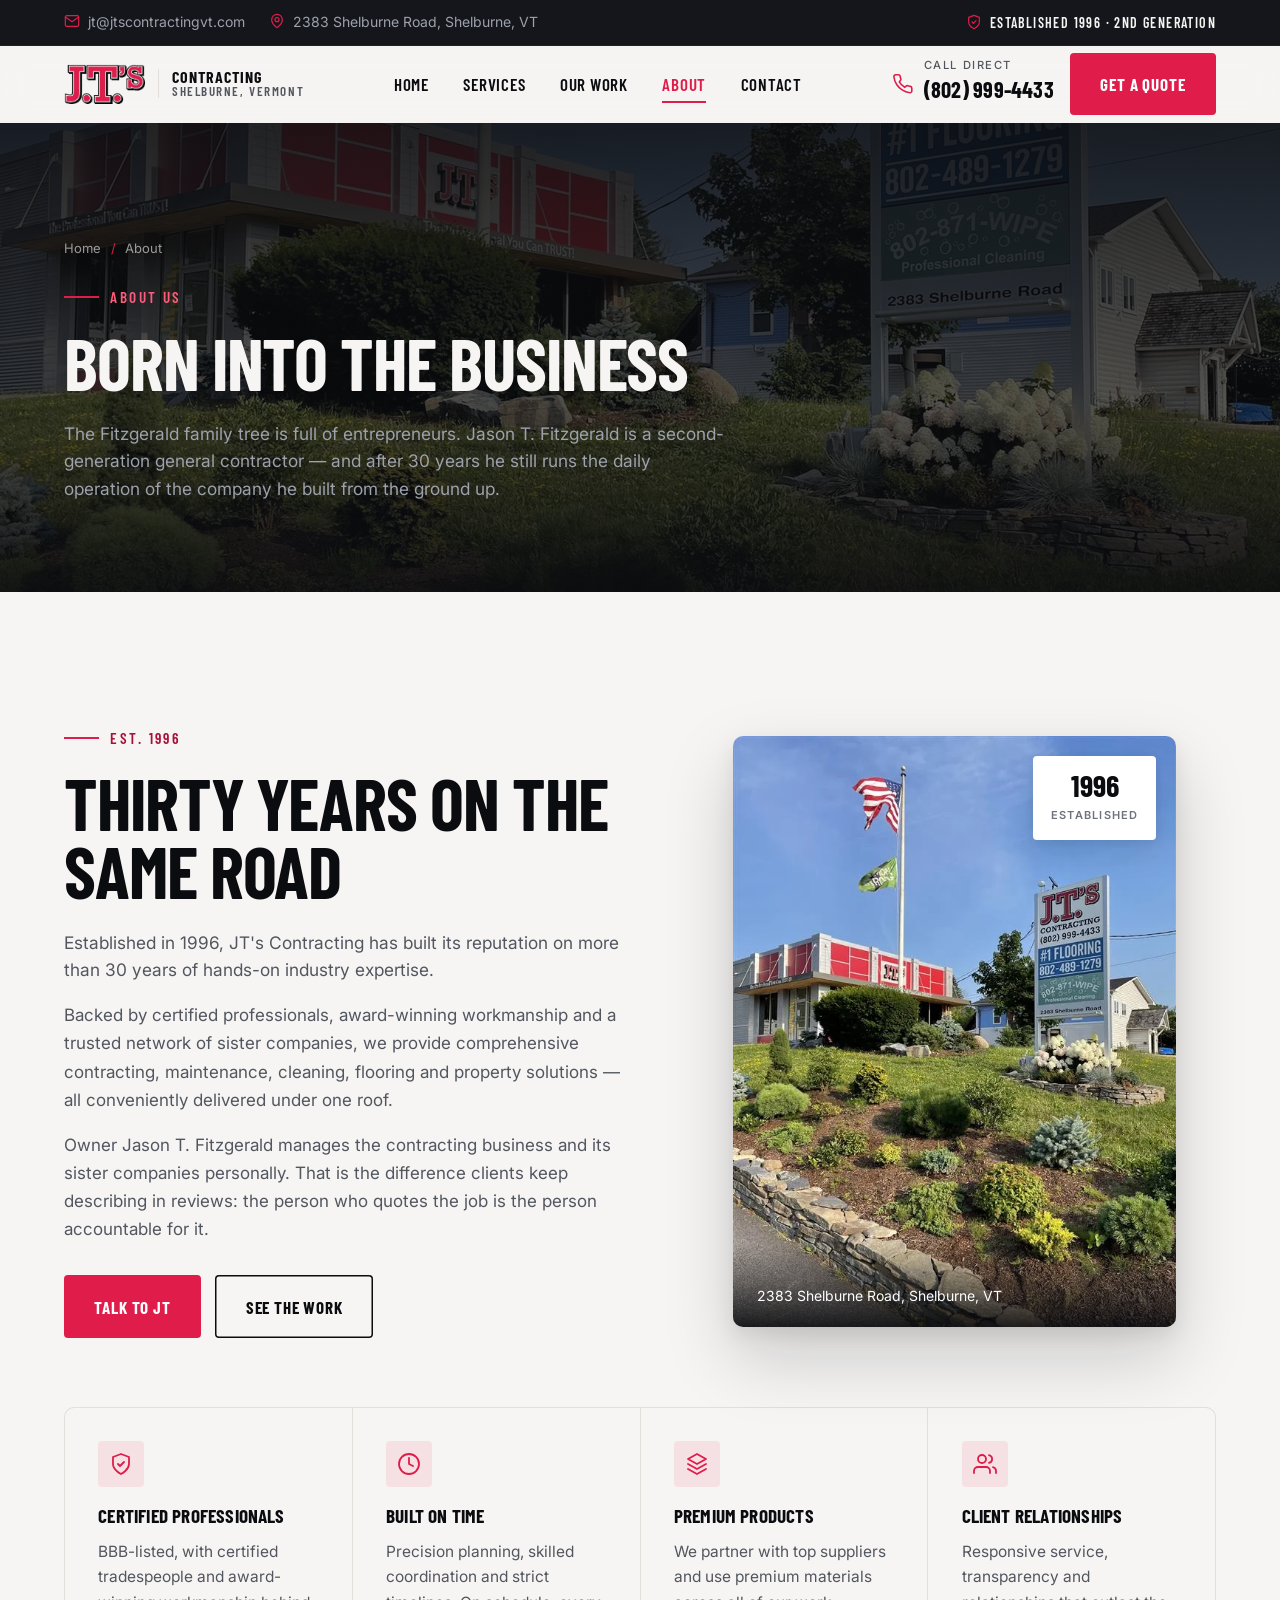
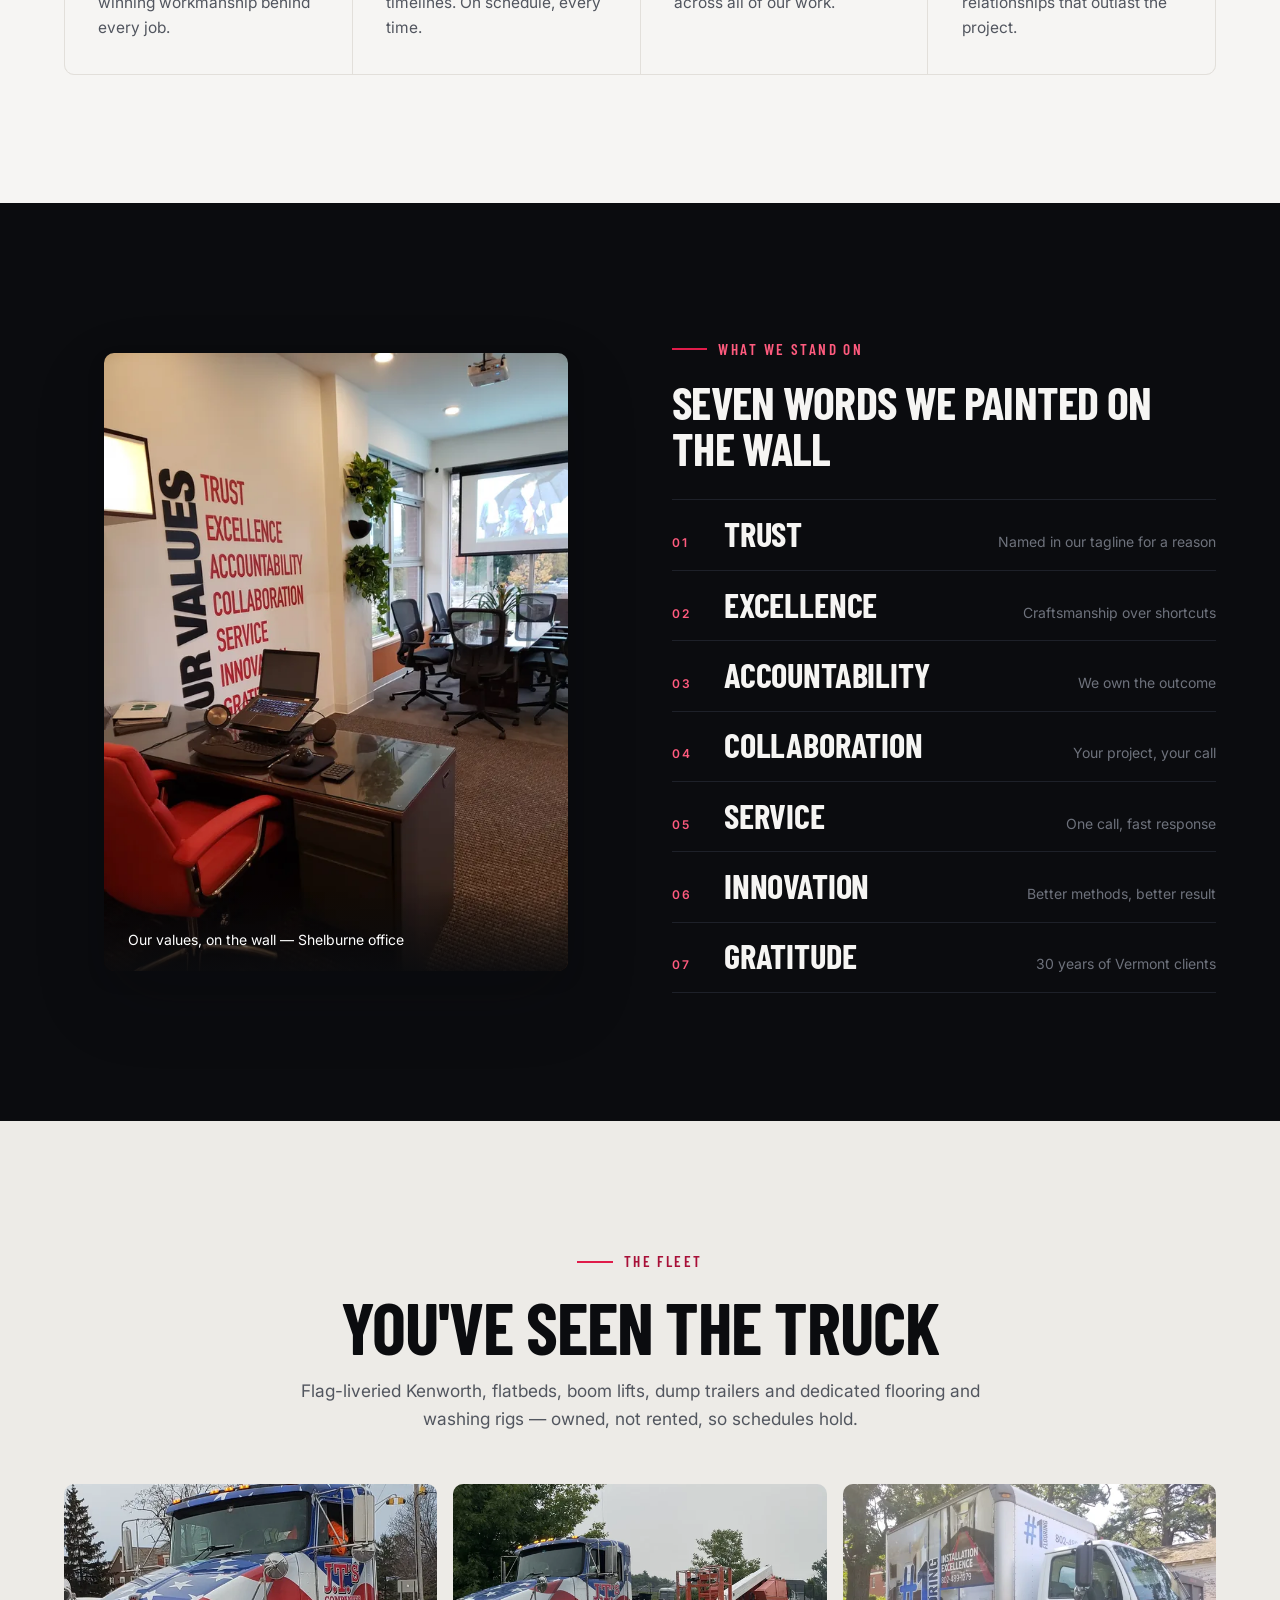
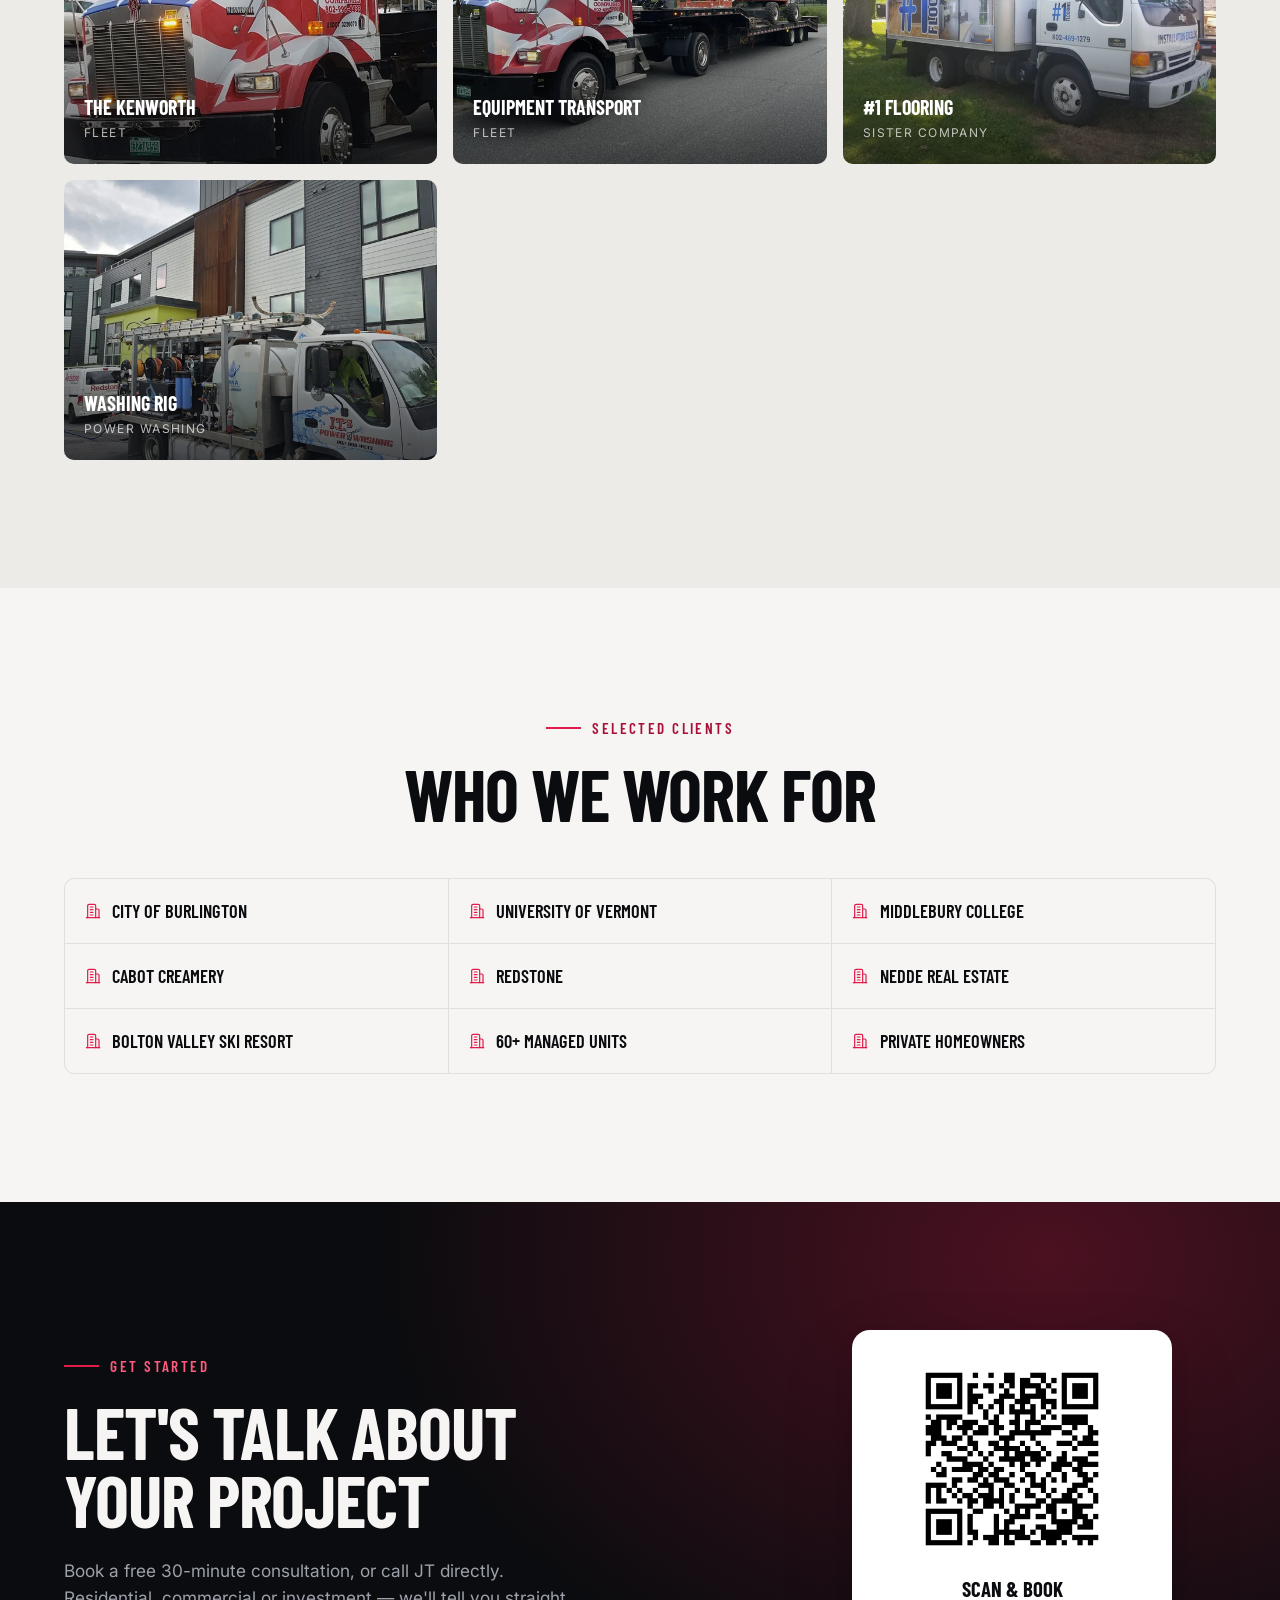
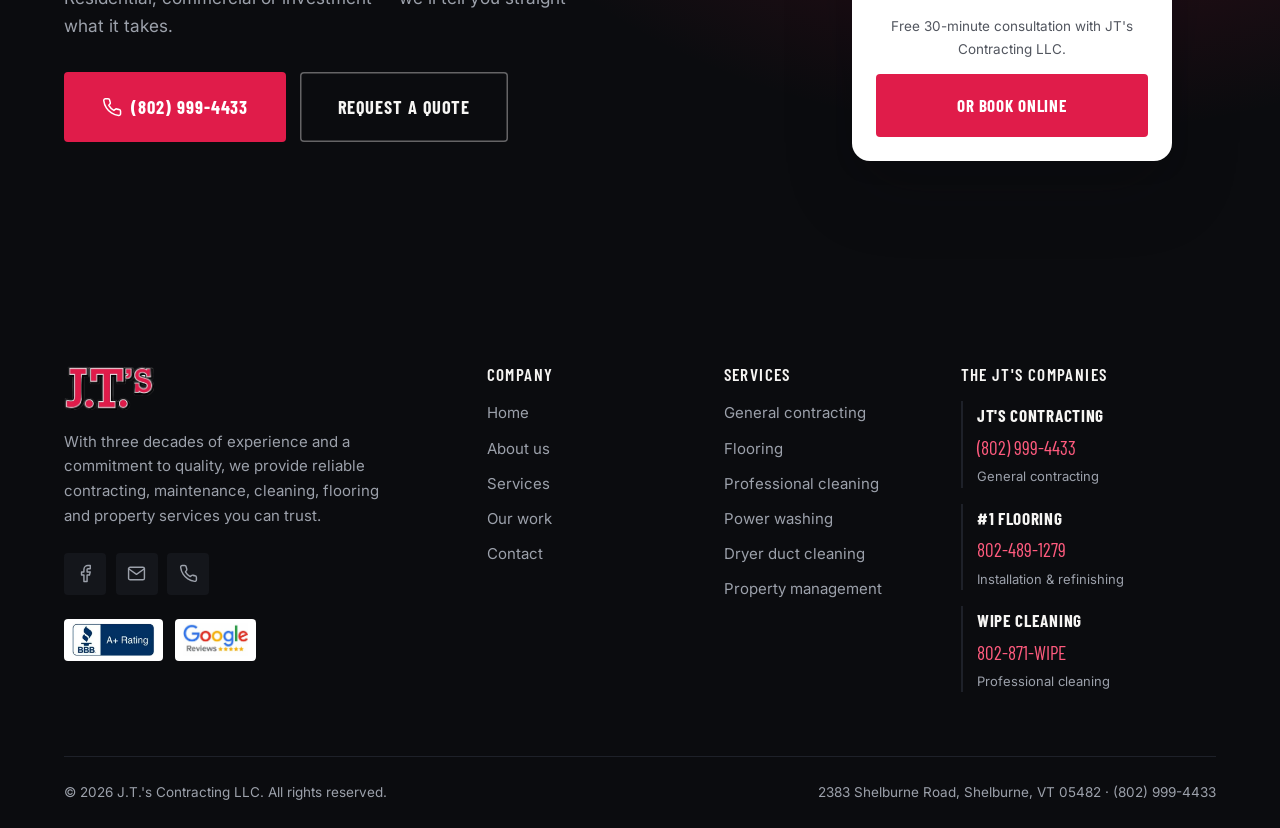
<file: site/about.html>
<!DOCTYPE html>
<html lang="en">
<head>
<meta charset="utf-8">
<meta name="viewport" content="width=device-width, initial-scale=1">
<title>About JT's Contracting — Born Into The Business | Shelburne VT</title>
<meta name="description" content="Established 1996 in Shelburne, Vermont. Owner Jason T. Fitzgerald is a second-generation general contractor running contracting, flooring, cleaning and property management under one roof.">
<link rel="canonical" href="https://www.jtscontractingvt.com/about.html">
<meta name="theme-color" content="#0b0c0f">

<meta property="og:type" content="website">
<meta property="og:site_name" content="JT's Contracting LLC">
<meta property="og:title" content="About JT's Contracting — Born Into The Business | Shelburne VT">
<meta property="og:description" content="Established 1996 in Shelburne, Vermont. Owner Jason T. Fitzgerald is a second-generation general contractor running contracting, flooring, cleaning and property management under one roof.">
<meta property="og:url" content="https://www.jtscontractingvt.com/about.html">
<meta property="og:image" content="https://www.jtscontractingvt.com/assets/img/shop-storefront-wide-1280.webp">
<meta name="twitter:card" content="summary_large_image">

<link rel="icon" href="assets/img/favicon.svg" type="image/svg+xml">
<link rel="apple-touch-icon" href="assets/img/logo.png">

<link rel="preconnect" href="https://fonts.googleapis.com">
<link rel="preconnect" href="https://fonts.gstatic.com" crossorigin>
<link rel="stylesheet" href="https://fonts.googleapis.com/css2?family=Barlow+Condensed:wght@500;600;700;800&family=Inter:wght@400;500;600&display=swap">
<link rel="stylesheet" href="assets/css/style.css">
</head>
<body>
<a class="skip-link" href="#main">Skip to content</a>
<!-- icon sprite -->
<svg width="0" height="0" style="position:absolute" aria-hidden="true" focusable="false">
  <defs>
    <g id="i-phone"><path d="M22 16.9v3a2 2 0 0 1-2.2 2 19.8 19.8 0 0 1-8.6-3.1 19.5 19.5 0 0 1-6-6A19.8 19.8 0 0 1 2.1 4.2 2 2 0 0 1 4.1 2h3a2 2 0 0 1 2 1.7c.1.9.4 1.8.7 2.6a2 2 0 0 1-.5 2.1L8.1 9.9a16 16 0 0 0 6 6l1.5-1.2a2 2 0 0 1 2.1-.5c.8.3 1.7.6 2.6.7a2 2 0 0 1 1.7 2Z"/></g>
    <g id="i-mail"><path d="M4 4h16a2 2 0 0 1 2 2v12a2 2 0 0 1-2 2H4a2 2 0 0 1-2-2V6a2 2 0 0 1 2-2Z"/><path d="m22 6-10 7L2 6"/></g>
    <g id="i-pin"><path d="M20 10c0 6-8 12-8 12s-8-6-8-12a8 8 0 0 1 16 0Z"/><circle cx="12" cy="10" r="3"/></g>
    <g id="i-check"><path d="M20 6 9 17l-5-5"/></g>
    <g id="i-check-circle"><circle cx="12" cy="12" r="10"/><path d="m8 12 3 3 5-6"/></g>
    <g id="i-arrow"><path d="M5 12h14"/><path d="m12 5 7 7-7 7"/></g>
    <g id="i-star"><path d="m12 2 3.1 6.3 6.9 1-5 4.9 1.2 6.8-6.2-3.3-6.2 3.3L7 14.2l-5-4.9 6.9-1Z" fill="currentColor" stroke="none"/></g>
    <g id="i-google"><path d="M21.6 12.2c0-.7-.1-1.4-.2-2H12v3.9h5.4a4.6 4.6 0 0 1-2 3v2.5h3.2c1.9-1.7 3-4.3 3-7.4Z" fill="#4285F4" stroke="none"/><path d="M12 22c2.7 0 4.9-.9 6.6-2.4l-3.2-2.5c-.9.6-2 .9-3.4.9a6 6 0 0 1-5.6-4.1H3.1v2.6A10 10 0 0 0 12 22Z" fill="#34A853" stroke="none"/><path d="M6.4 13.9a6 6 0 0 1 0-3.8V7.5H3.1a10 10 0 0 0 0 9l3.3-2.6Z" fill="#FBBC05" stroke="none"/><path d="M12 5.9c1.5 0 2.8.5 3.8 1.5l2.9-2.9A10 10 0 0 0 3.1 7.5l3.3 2.6A6 6 0 0 1 12 5.9Z" fill="#EA4335" stroke="none"/></g>
    <g id="i-facebook"><path d="M18 2h-3a5 5 0 0 0-5 5v3H7v4h3v8h4v-8h3l1-4h-4V7a1 1 0 0 1 1-1h3Z"/></g>
    <g id="i-clock"><circle cx="12" cy="12" r="10"/><path d="M12 6v6l4 2"/></g>
    <g id="i-shield"><path d="M12 22s8-4 8-10V5l-8-3-8 3v7c0 6 8 10 8 10Z"/><path d="m9 12 2 2 4-4"/></g>
    <g id="i-users"><path d="M17 21v-2a4 4 0 0 0-4-4H5a4 4 0 0 0-4 4v2"/><circle cx="9" cy="7" r="4"/><path d="M23 21v-2a4 4 0 0 0-3-3.9"/><path d="M16 3.1a4 4 0 0 1 0 7.8"/></g>
    <g id="i-zap"><path d="M13 2 3 14h9l-1 8 10-12h-9Z"/></g>
    <g id="i-wrench"><path d="M14.7 6.3a4 4 0 0 0 5 5L21 21H3l9.7-14.7Z"/></g>
    <g id="i-layers"><path d="m12 2 9 5-9 5-9-5 9-5Z"/><path d="m3 12 9 5 9-5"/><path d="m3 17 9 5 9-5"/></g>
    <g id="i-droplet"><path d="M12 2.7 6.3 8.4a8 8 0 1 0 11.4 0L12 2.7Z"/></g>
    <g id="i-wind"><path d="M9.6 4.6A2 2 0 1 1 11 8H2"/><path d="M12.6 19.4A2 2 0 1 0 14 16H2"/><path d="M17.7 7.7a2.5 2.5 0 1 1 1.8 4.3H2"/></g>
    <g id="i-building"><path d="M4 22V4a2 2 0 0 1 2-2h8a2 2 0 0 1 2 2v18"/><path d="M16 9h3a2 2 0 0 1 2 2v11"/><path d="M8 6h4M8 10h4M8 14h4M8 18h4"/><path d="M2 22h20"/></g>
    <g id="i-search"><circle cx="11" cy="11" r="7"/><path d="m20 20-4.3-4.3"/></g>
    <g id="i-x"><path d="M18 6 6 18M6 6l12 12"/></g>
    <g id="i-left"><path d="m15 18-6-6 6-6"/></g>
    <g id="i-right"><path d="m9 6 6 6-6 6"/></g>
    <g id="i-calendar"><rect x="3" y="5" width="18" height="16" rx="2"/><path d="M8 3v4M16 3v4M3 11h18"/></g>
    <g id="i-quote"><path d="M10 11H6a4 4 0 0 1 4-4V5a6 6 0 0 0-6 6v7h6v-7Zm10 0h-4a4 4 0 0 1 4-4V5a6 6 0 0 0-6 6v7h6v-7Z" fill="currentColor" stroke="none"/></g>
  </defs>
</svg>

<!-- ================= topbar ================= -->
<div class="topbar">
  <div class="wrap-wide topbar-in">
    <ul class="topbar-list">
      <li><a href="mailto:jt@jtscontractingvt.com"><svg viewBox="0 0 24 24" fill="none" stroke="currentColor" stroke-width="1.8" stroke-linecap="round" stroke-linejoin="round"><use href="#i-mail"/></svg>jt@jtscontractingvt.com</a></li>
      <li><a href="https://maps.google.com/?q=2383+Shelburne+Road+Shelburne+VT+05482" target="_blank" rel="noopener"><svg viewBox="0 0 24 24" fill="none" stroke="currentColor" stroke-width="1.8" stroke-linecap="round" stroke-linejoin="round"><use href="#i-pin"/></svg>2383 Shelburne Road, Shelburne, VT</a></li>
    </ul>
    <span class="topbar-badge"><svg viewBox="0 0 24 24" fill="none" stroke="currentColor" stroke-width="1.8" stroke-linecap="round" stroke-linejoin="round"><use href="#i-shield"/></svg>Established 1996 &middot; 2nd Generation</span>
  </div>
</div>

<!-- ================= header ================= -->
<header class="site-header">
  <div class="wrap-wide header-in">
    <a class="brand" href="index.html" aria-label="JT's Contracting LLC — home">
      <img src="assets/img/logo.png" alt="JT's Contracting" width="399" height="196">
      <span class="brand-text"><b>Contracting</b>Shelburne, Vermont</span>
    </a>

    <nav class="nav" aria-label="Primary">
      <a class="nav-link" href="index.html">Home</a>
      <a class="nav-link" href="services.html">Services</a>
      <a class="nav-link" href="work.html">Our Work</a>
      <a class="nav-link" href="about.html" aria-current="page">About</a>
      <a class="nav-link" href="contact.html">Contact</a>
    </nav>

    <div class="header-cta">
      <a class="header-phone" href="tel:+18029994433">
        <svg viewBox="0 0 24 24" fill="none" stroke="currentColor" stroke-width="1.8" stroke-linecap="round" stroke-linejoin="round"><use href="#i-phone"/></svg>
        <span><small>Call direct</small>(802) 999-4433</span>
      </a>
      <a class="btn" href="contact.html">Get a quote</a>
    </div>

    <button class="burger" type="button" aria-label="Open menu" aria-expanded="false" aria-controls="drawer">
      <span></span><span></span><span></span>
    </button>
  </div>
</header>

<!-- ================= mobile drawer ================= -->
<div class="drawer" id="drawer" aria-hidden="true" aria-label="Menu">
  <div class="drawer-top">
    <a class="brand" href="index.html"><img src="assets/img/logo.png" alt="JT's Contracting" width="399" height="196"></a>
    <button class="drawer-close" type="button" data-close-nav aria-label="Close menu">
      <svg viewBox="0 0 24 24" fill="none" stroke="currentColor" stroke-width="2" stroke-linecap="round"><use href="#i-x"/></svg>
    </button>
  </div>
  <nav class="drawer-nav" aria-label="Mobile">
    <a href="index.html"><i>01</i>Home</a>
    <a href="services.html"><i>02</i>Services</a>
    <a href="work.html"><i>03</i>Our Work</a>
    <a href="about.html"><i>04</i>About</a>
    <a href="contact.html"><i>05</i>Contact</a>
  </nav>
  <div class="drawer-foot">
    <a class="btn btn-lg" href="tel:+18029994433">
      <svg viewBox="0 0 24 24" fill="none" stroke="currentColor" stroke-width="1.8" stroke-linecap="round" stroke-linejoin="round"><use href="#i-phone"/></svg>
      (802) 999-4433
    </a>
    <a class="btn btn-ghost btn-lg" href="contact.html">Request a quote</a>
  </div>
</div>

<main id="main">

<section class="page-hero">
  <div class="page-hero-media">
    <img src="assets/img/shop-storefront-wide-1280.webp" alt="JT's Contracting shop on Shelburne Road" width="1280" height="1707" fetchpriority="high">
  </div>
  <div class="wrap">
    <nav class="crumbs" aria-label="Breadcrumb">
      <a href="index.html">Home</a> <span>/</span> About
    </nav>
    <span class="eyebrow">About us</span>
    <h1 class="d-1" style="margin-top:1.1rem;max-width:22ch">Born into the business</h1>
    <p class="lede" style="margin-top:1.5rem;max-width:60ch">The Fitzgerald family tree is full of entrepreneurs. Jason T. Fitzgerald is a second-generation general contractor — and after 30 years he still runs the daily operation of the company he built from the ground up.</p>
  </div>
</section>

<section class="section">
  <div class="wrap">
    <div class="split-wide">
      <div data-reveal>
        <span class="eyebrow">Est. 1996</span>
        <h2 class="d-1" style="margin-top:1.1rem">Thirty years on the same road</h2>
        <p class="lede" style="margin-top:1.5rem">
          Established in 1996, JT's Contracting has built its reputation on more than 30 years of
          hands-on industry expertise.
        </p>
        <p class="body-lg" style="margin-top:1.1rem">
          Backed by certified professionals, award-winning workmanship and a trusted network of
          sister companies, we provide comprehensive contracting, maintenance, cleaning, flooring
          and property solutions — all conveniently delivered under one roof.
        </p>
        <p class="body-lg" style="margin-top:1.1rem">
          Owner Jason T. Fitzgerald manages the contracting business and its sister companies
          personally. That is the difference clients keep describing in reviews: the person who
          quotes the job is the person accountable for it.
        </p>
        <div class="btn-row" style="margin-top:2rem">
          <a class="btn" href="contact.html">Talk to JT</a>
          <a class="btn btn-ghost" href="work.html">See the work</a>
        </div>
      </div>

      <figure class="figure" data-reveal data-reveal-delay="120">
        <img src="assets/img/shop-storefront-600.webp" alt="JT's Contracting shop, flagpole and roadside sign listing contracting, flooring and cleaning" width="600" height="800" loading="lazy">
        <div class="figure-badge"><b>1996</b><span>Established</span></div>
        <figcaption>2383 Shelburne Road, Shelburne, VT</figcaption>
      </figure>
    </div>

    <ul class="cards c4" style="margin-top:clamp(3rem,5vw,4.5rem)" data-reveal>
      <li class="card">
        <span class="card-ico"><svg viewBox="0 0 24 24" fill="none" stroke="currentColor" stroke-width="1.8" stroke-linecap="round" stroke-linejoin="round"><use href="#i-shield"/></svg></span>
        <h3 class="d-4">Certified professionals</h3>
        <p>BBB-listed, with certified tradespeople and award-winning workmanship behind every job.</p>
      </li>
      <li class="card">
        <span class="card-ico"><svg viewBox="0 0 24 24" fill="none" stroke="currentColor" stroke-width="1.8" stroke-linecap="round" stroke-linejoin="round"><use href="#i-clock"/></svg></span>
        <h3 class="d-4">Built on time</h3>
        <p>Precision planning, skilled coordination and strict timelines. On schedule, every time.</p>
      </li>
      <li class="card">
        <span class="card-ico"><svg viewBox="0 0 24 24" fill="none" stroke="currentColor" stroke-width="1.8" stroke-linecap="round" stroke-linejoin="round"><use href="#i-layers"/></svg></span>
        <h3 class="d-4">Premium products</h3>
        <p>We partner with top suppliers and use premium materials across all of our work.</p>
      </li>
      <li class="card">
        <span class="card-ico"><svg viewBox="0 0 24 24" fill="none" stroke="currentColor" stroke-width="1.8" stroke-linecap="round" stroke-linejoin="round"><use href="#i-users"/></svg></span>
        <h3 class="d-4">Client relationships</h3>
        <p>Responsive service, transparency and relationships that outlast the project.</p>
      </li>
    </ul>
  </div>
</section>

<section class="section dark">
  <div class="wrap">
    <div class="split">
      <figure class="figure" data-reveal>
        <img src="assets/img/office-values-wall-1280.webp"
             srcset="assets/img/office-values-wall-640.webp 640w, assets/img/office-values-wall-1280.webp 1280w"
             sizes="(min-width: 900px) 46vw, 92vw"
             alt="JT's Contracting office with company values painted on the wall in red"
             width="1280" height="1707" loading="lazy">
        <figcaption>Our values, on the wall — Shelburne office</figcaption>
      </figure>
      <div data-reveal data-reveal-delay="100">
        <span class="eyebrow">What we stand on</span>
        <h2 class="d-2" style="margin-top:1.1rem;margin-bottom:1.75rem">Seven words we painted on the wall</h2>
        <ul class="values-list">
          <li><i>01</i><b>Trust</b><span>Named in our tagline for a reason</span></li>
          <li><i>02</i><b>Excellence</b><span>Craftsmanship over shortcuts</span></li>
          <li><i>03</i><b>Accountability</b><span>We own the outcome</span></li>
          <li><i>04</i><b>Collaboration</b><span>Your project, your call</span></li>
          <li><i>05</i><b>Service</b><span>One call, fast response</span></li>
          <li><i>06</i><b>Innovation</b><span>Better methods, better result</span></li>
          <li><i>07</i><b>Gratitude</b><span>30 years of Vermont clients</span></li>
        </ul>
      </div>
    </div>
  </div>
</section>

<section class="section sunken">
  <div class="wrap">
    <div class="section-head center">
      <span class="eyebrow center">The fleet</span>
      <h2 class="d-1">You've seen the truck</h2>
      <p class="lede measure" style="text-align:center">
        Flag-liveried Kenworth, flatbeds, boom lifts, dump trailers and dedicated flooring and
        washing rigs — owned, not rented, so schedules hold.
      </p>
    </div>
    <div class="gallery" data-reveal>
      <a class="tile" href="work.html">
        <img src="assets/img/flag-truck-closeup-640.webp" alt="Close-up of JT's Companies flag-liveried Kenworth tractor" width="640" height="690" loading="lazy">
        <span class="tile-meta"><b>The Kenworth</b><span>Fleet</span></span>
      </a>
      <a class="tile" href="work.html">
        <img src="assets/img/flag-truck-flatbed-640.webp" alt="Flag-liveried Kenworth hauling a boom lift on a flatbed" width="640" height="853" loading="lazy">
        <span class="tile-meta"><b>Equipment transport</b><span>Fleet</span></span>
      </a>
      <a class="tile" href="work.html">
        <img src="assets/img/flooring-truck-640.webp" alt="#1 Flooring installation box truck" width="640" height="480" loading="lazy">
        <span class="tile-meta"><b>#1 Flooring</b><span>Sister company</span></span>
      </a>
      <a class="tile" href="work.html">
        <img src="assets/img/powerwash-truck-640.webp" alt="JT's power washing rig on site" width="640" height="853" loading="lazy">
        <span class="tile-meta"><b>Washing rig</b><span>Power washing</span></span>
      </a>
    </div>
  </div>
</section>

<section class="section">
  <div class="wrap">
    <div class="section-head center">
      <span class="eyebrow center">Selected clients</span>
      <h2 class="d-1">Who we work for</h2>
    </div>
    <ul class="towns" data-reveal>
      <li><svg viewBox="0 0 24 24" fill="none" stroke="currentColor" stroke-width="1.8" stroke-linecap="round" stroke-linejoin="round"><use href="#i-building"/></svg>City of Burlington</li>
      <li><svg viewBox="0 0 24 24" fill="none" stroke="currentColor" stroke-width="1.8" stroke-linecap="round" stroke-linejoin="round"><use href="#i-building"/></svg>University of Vermont</li>
      <li><svg viewBox="0 0 24 24" fill="none" stroke="currentColor" stroke-width="1.8" stroke-linecap="round" stroke-linejoin="round"><use href="#i-building"/></svg>Middlebury College</li>
      <li><svg viewBox="0 0 24 24" fill="none" stroke="currentColor" stroke-width="1.8" stroke-linecap="round" stroke-linejoin="round"><use href="#i-building"/></svg>Cabot Creamery</li>
      <li><svg viewBox="0 0 24 24" fill="none" stroke="currentColor" stroke-width="1.8" stroke-linecap="round" stroke-linejoin="round"><use href="#i-building"/></svg>Redstone</li>
      <li><svg viewBox="0 0 24 24" fill="none" stroke="currentColor" stroke-width="1.8" stroke-linecap="round" stroke-linejoin="round"><use href="#i-building"/></svg>Nedde Real Estate</li>
      <li><svg viewBox="0 0 24 24" fill="none" stroke="currentColor" stroke-width="1.8" stroke-linecap="round" stroke-linejoin="round"><use href="#i-building"/></svg>Bolton Valley Ski Resort</li>
      <li><svg viewBox="0 0 24 24" fill="none" stroke="currentColor" stroke-width="1.8" stroke-linecap="round" stroke-linejoin="round"><use href="#i-building"/></svg>60+ managed units</li>
      <li><svg viewBox="0 0 24 24" fill="none" stroke="currentColor" stroke-width="1.8" stroke-linecap="round" stroke-linejoin="round"><use href="#i-building"/></svg>Private homeowners</li>
    </ul>
  </div>
</section>

<section class="section cta-band">
  <div class="wrap cta-grid">
    <div data-reveal>
      <span class="eyebrow">Get started</span>
      <h2 class="d-1" style="margin-top:1.1rem">Let's talk about<br>your project</h2>
      <p class="lede" style="margin-top:1.5rem;max-width:46ch">
        Book a free 30-minute consultation, or call JT directly. Residential, commercial or
        investment — we'll tell you straight what it takes.
      </p>
      <div class="btn-row" style="margin-top:2rem">
        <a class="btn btn-lg" href="tel:+18029994433"><svg viewBox="0 0 24 24" fill="none" stroke="currentColor" stroke-width="1.8" stroke-linecap="round" stroke-linejoin="round"><use href="#i-phone"/></svg>(802) 999-4433</a>
        <a class="btn btn-ghost btn-lg" href="contact.html">Request a quote</a>
      </div>
    </div>
    <div class="qr-card" data-reveal data-reveal-delay="120">
      <img src="assets/img/qr-booking.webp" alt="QR code linking to JT's Contracting online booking" width="800" height="800" loading="lazy">
      <b>Scan &amp; book</b>
      <p>Free 30-minute consultation with JT's Contracting LLC.</p>
      <a class="btn" href="https://calendly.com/jt-contracting-scheduler/30min" target="_blank" rel="noopener" style="width:100%">Or book online</a>
    </div>
  </div>
</section>

</main>

<!-- ================= footer ================= -->
<footer class="site-footer">
  <div class="wrap">
    <div class="footer-grid">
      <div class="footer-brand">
        <img src="assets/img/logo.png" alt="JT's Contracting" width="399" height="196">
        <p>
          With three decades of experience and a commitment to quality, we provide reliable
          contracting, maintenance, cleaning, flooring and property services you can trust.
        </p>
        <div class="socials">
          <a href="https://www.facebook.com/p/JTS-Contracting-100070042576109/" target="_blank" rel="noopener" aria-label="JT's Contracting on Facebook">
            <svg viewBox="0 0 24 24" fill="none" stroke="currentColor" stroke-width="1.8" stroke-linecap="round" stroke-linejoin="round"><use href="#i-facebook"/></svg>
          </a>
          <a href="mailto:jt@jtscontractingvt.com" aria-label="Email JT's Contracting">
            <svg viewBox="0 0 24 24" fill="none" stroke="currentColor" stroke-width="1.8" stroke-linecap="round" stroke-linejoin="round"><use href="#i-mail"/></svg>
          </a>
          <a href="tel:+18029994433" aria-label="Call JT's Contracting">
            <svg viewBox="0 0 24 24" fill="none" stroke="currentColor" stroke-width="1.8" stroke-linecap="round" stroke-linejoin="round"><use href="#i-phone"/></svg>
          </a>
        </div>
        <div class="badges">
          <img src="assets/img/bbb-rating.webp" alt="Better Business Bureau rating" width="300" height="117" loading="lazy">
          <img src="assets/img/google-review.webp" alt="Google reviews" width="300" height="150" loading="lazy">
        </div>
      </div>

      <div>
        <h3 class="footer-h">Company</h3>
        <ul class="footer-links">
          <li><a href="index.html">Home</a></li>
          <li><a href="about.html">About us</a></li>
          <li><a href="services.html">Services</a></li>
          <li><a href="work.html">Our work</a></li>
          <li><a href="contact.html">Contact</a></li>
        </ul>
      </div>

      <div>
        <h3 class="footer-h">Services</h3>
        <ul class="footer-links">
          <li><a href="services.html#general">General contracting</a></li>
          <li><a href="services.html#flooring">Flooring</a></li>
          <li><a href="services.html#cleaning">Professional cleaning</a></li>
          <li><a href="services.html#power-washing">Power washing</a></li>
          <li><a href="services.html#duct">Dryer duct cleaning</a></li>
          <li><a href="services.html#property">Property management</a></li>
        </ul>
      </div>

      <div>
        <h3 class="footer-h">The JT's companies</h3>
        <div class="footer-sisters">
          <div class="sister">
            <b>JT's Contracting</b>
            <a href="tel:+18029994433">(802) 999-4433</a>
            <span>General contracting</span>
          </div>
          <div class="sister">
            <b>#1 Flooring</b>
            <a href="tel:+18024891279">802-489-1279</a>
            <span>Installation &amp; refinishing</span>
          </div>
          <div class="sister">
            <b>WIPE Cleaning</b>
            <a href="tel:+18028719473">802-871-WIPE</a>
            <span>Professional cleaning</span>
          </div>
        </div>
      </div>
    </div>

    <div class="footer-bot">
      <p>&copy; <span data-year>2026</span> J.T.'s Contracting LLC. All rights reserved.</p>
      <p>2383 Shelburne Road, Shelburne, VT 05482 &middot; <a href="tel:+18029994433">(802) 999-4433</a></p>
    </div>
  </div>
</footer>

<!-- sticky mobile call bar -->
<div class="callbar">
  <a href="tel:+18029994433">
    <svg viewBox="0 0 24 24" fill="none" stroke="currentColor" stroke-width="1.8" stroke-linecap="round" stroke-linejoin="round"><use href="#i-phone"/></svg>
    Call JT
  </a>
  <a href="contact.html">
    <svg viewBox="0 0 24 24" fill="none" stroke="currentColor" stroke-width="1.8" stroke-linecap="round" stroke-linejoin="round"><use href="#i-arrow"/></svg>
    Get a quote
  </a>
</div>

<script src="assets/js/main.js" defer></script>
</body>
</html>
</file>
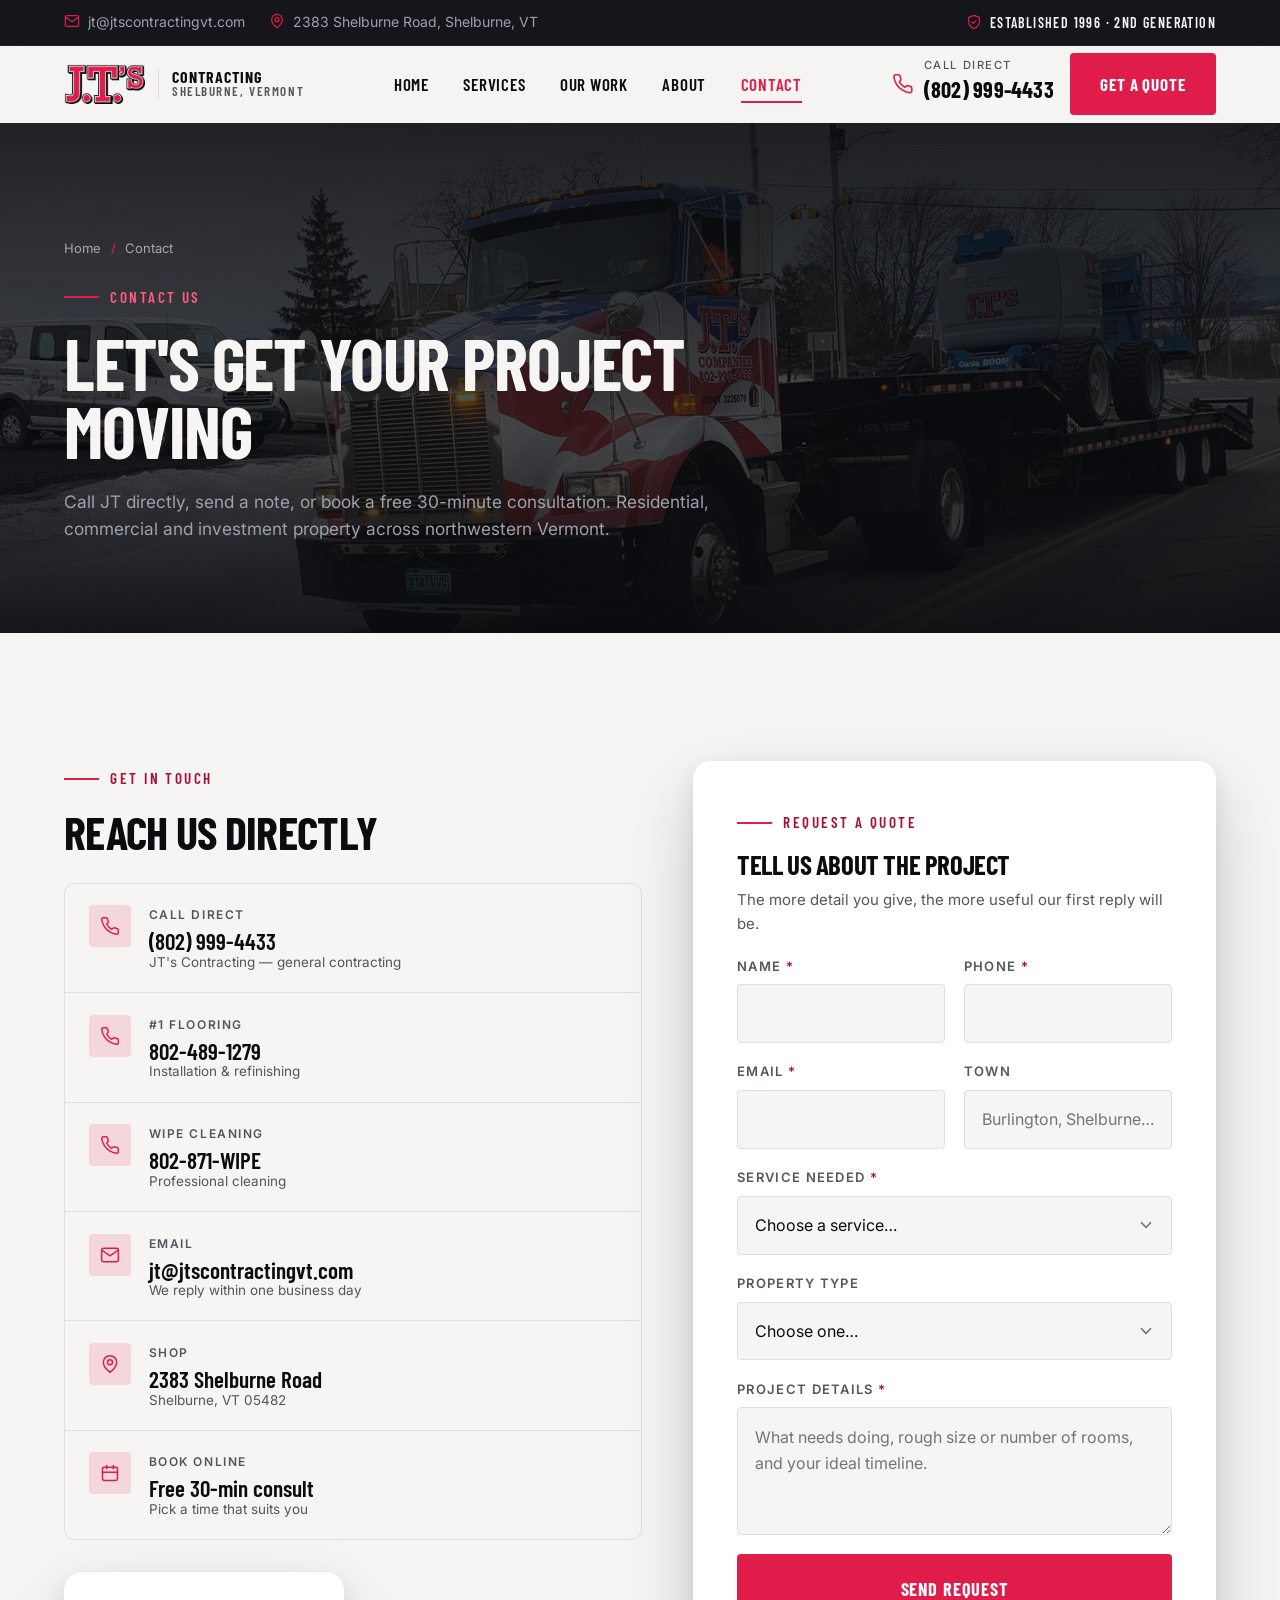
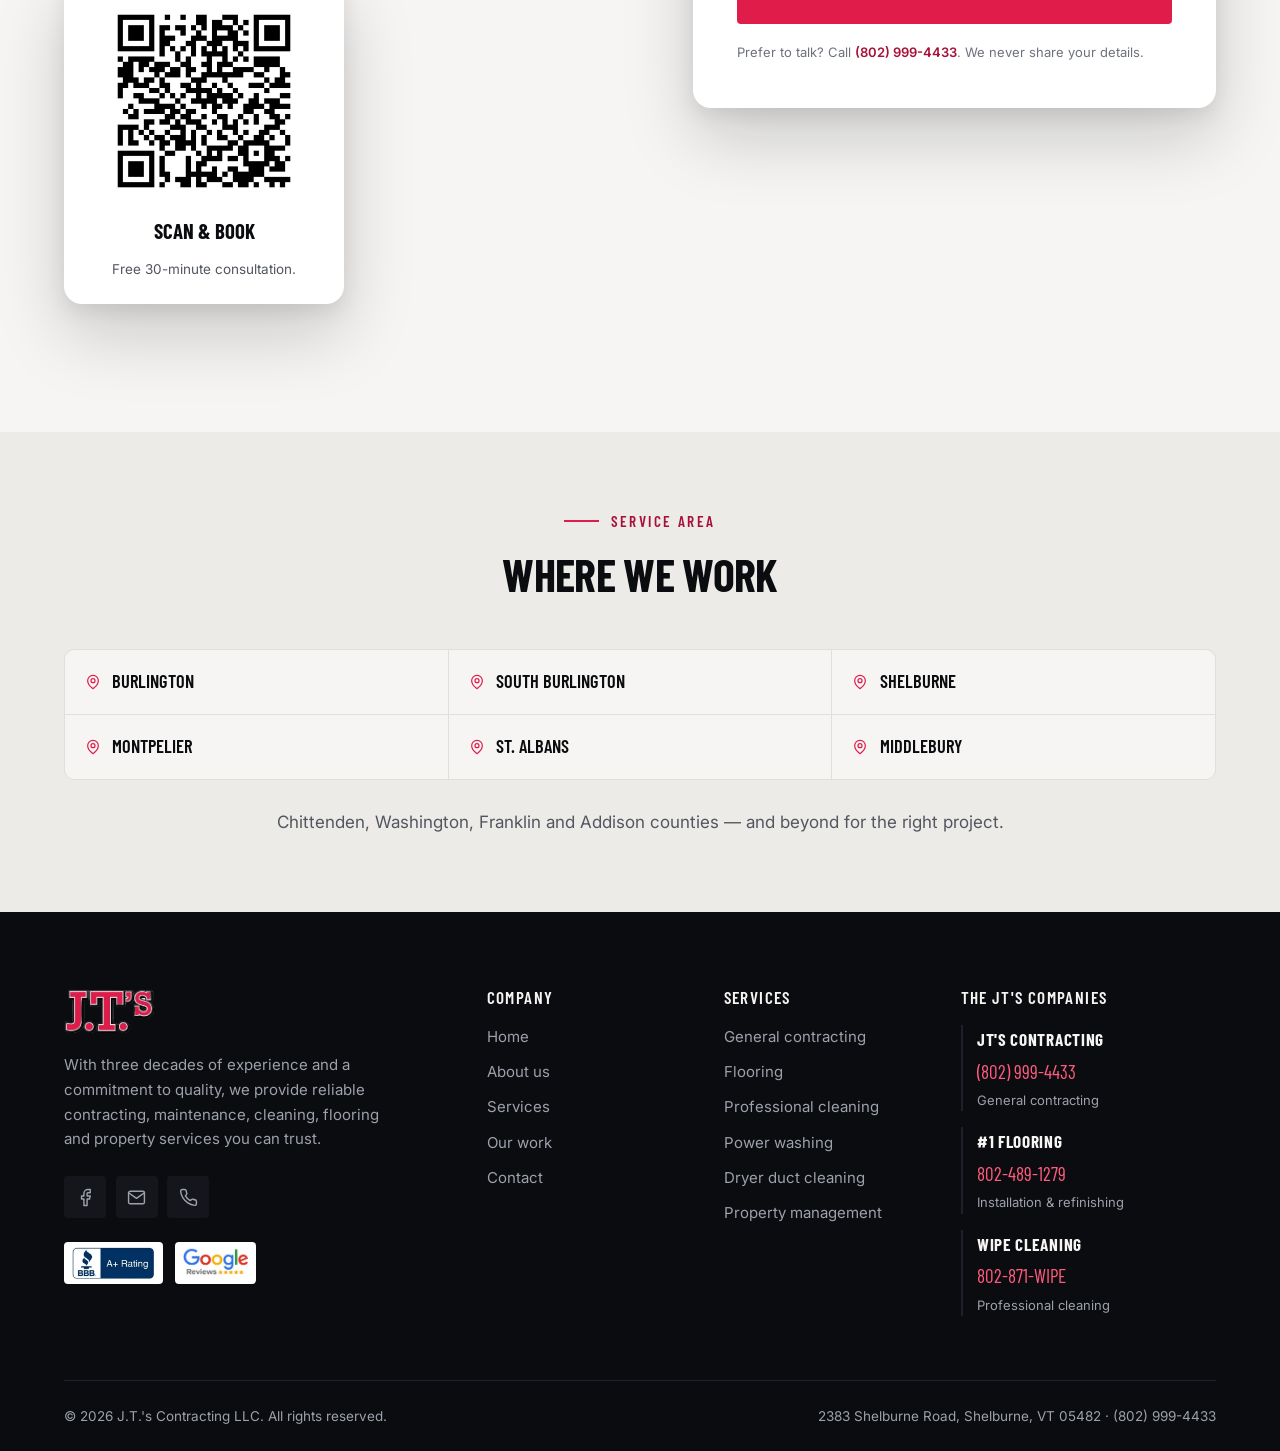
<file: site/contact.html>
<!DOCTYPE html>
<html lang="en">
<head>
<meta charset="utf-8">
<meta name="viewport" content="width=device-width, initial-scale=1">
<title>Contact JT's Contracting — (802) 999-4433 | Shelburne VT</title>
<meta name="description" content="Call (802) 999-4433, email jt@jtscontractingvt.com, or request a quote online. JT's Contracting LLC, 2383 Shelburne Road, Shelburne, VT 05482.">
<link rel="canonical" href="https://www.jtscontractingvt.com/contact.html">
<meta name="theme-color" content="#0b0c0f">

<meta property="og:type" content="website">
<meta property="og:site_name" content="JT's Contracting LLC">
<meta property="og:title" content="Contact JT's Contracting — (802) 999-4433 | Shelburne VT">
<meta property="og:description" content="Call (802) 999-4433, email jt@jtscontractingvt.com, or request a quote online. JT's Contracting LLC, 2383 Shelburne Road, Shelburne, VT 05482.">
<meta property="og:url" content="https://www.jtscontractingvt.com/contact.html">
<meta property="og:image" content="https://www.jtscontractingvt.com/assets/img/flag-truck-winter-1280.webp">
<meta name="twitter:card" content="summary_large_image">

<link rel="icon" href="assets/img/favicon.svg" type="image/svg+xml">
<link rel="apple-touch-icon" href="assets/img/logo.png">

<link rel="preconnect" href="https://fonts.googleapis.com">
<link rel="preconnect" href="https://fonts.gstatic.com" crossorigin>
<link rel="stylesheet" href="https://fonts.googleapis.com/css2?family=Barlow+Condensed:wght@500;600;700;800&family=Inter:wght@400;500;600&display=swap">
<link rel="stylesheet" href="assets/css/style.css">
</head>
<body>
<a class="skip-link" href="#main">Skip to content</a>
<!-- icon sprite -->
<svg width="0" height="0" style="position:absolute" aria-hidden="true" focusable="false">
  <defs>
    <g id="i-phone"><path d="M22 16.9v3a2 2 0 0 1-2.2 2 19.8 19.8 0 0 1-8.6-3.1 19.5 19.5 0 0 1-6-6A19.8 19.8 0 0 1 2.1 4.2 2 2 0 0 1 4.1 2h3a2 2 0 0 1 2 1.7c.1.9.4 1.8.7 2.6a2 2 0 0 1-.5 2.1L8.1 9.9a16 16 0 0 0 6 6l1.5-1.2a2 2 0 0 1 2.1-.5c.8.3 1.7.6 2.6.7a2 2 0 0 1 1.7 2Z"/></g>
    <g id="i-mail"><path d="M4 4h16a2 2 0 0 1 2 2v12a2 2 0 0 1-2 2H4a2 2 0 0 1-2-2V6a2 2 0 0 1 2-2Z"/><path d="m22 6-10 7L2 6"/></g>
    <g id="i-pin"><path d="M20 10c0 6-8 12-8 12s-8-6-8-12a8 8 0 0 1 16 0Z"/><circle cx="12" cy="10" r="3"/></g>
    <g id="i-check"><path d="M20 6 9 17l-5-5"/></g>
    <g id="i-check-circle"><circle cx="12" cy="12" r="10"/><path d="m8 12 3 3 5-6"/></g>
    <g id="i-arrow"><path d="M5 12h14"/><path d="m12 5 7 7-7 7"/></g>
    <g id="i-star"><path d="m12 2 3.1 6.3 6.9 1-5 4.9 1.2 6.8-6.2-3.3-6.2 3.3L7 14.2l-5-4.9 6.9-1Z" fill="currentColor" stroke="none"/></g>
    <g id="i-google"><path d="M21.6 12.2c0-.7-.1-1.4-.2-2H12v3.9h5.4a4.6 4.6 0 0 1-2 3v2.5h3.2c1.9-1.7 3-4.3 3-7.4Z" fill="#4285F4" stroke="none"/><path d="M12 22c2.7 0 4.9-.9 6.6-2.4l-3.2-2.5c-.9.6-2 .9-3.4.9a6 6 0 0 1-5.6-4.1H3.1v2.6A10 10 0 0 0 12 22Z" fill="#34A853" stroke="none"/><path d="M6.4 13.9a6 6 0 0 1 0-3.8V7.5H3.1a10 10 0 0 0 0 9l3.3-2.6Z" fill="#FBBC05" stroke="none"/><path d="M12 5.9c1.5 0 2.8.5 3.8 1.5l2.9-2.9A10 10 0 0 0 3.1 7.5l3.3 2.6A6 6 0 0 1 12 5.9Z" fill="#EA4335" stroke="none"/></g>
    <g id="i-facebook"><path d="M18 2h-3a5 5 0 0 0-5 5v3H7v4h3v8h4v-8h3l1-4h-4V7a1 1 0 0 1 1-1h3Z"/></g>
    <g id="i-clock"><circle cx="12" cy="12" r="10"/><path d="M12 6v6l4 2"/></g>
    <g id="i-shield"><path d="M12 22s8-4 8-10V5l-8-3-8 3v7c0 6 8 10 8 10Z"/><path d="m9 12 2 2 4-4"/></g>
    <g id="i-users"><path d="M17 21v-2a4 4 0 0 0-4-4H5a4 4 0 0 0-4 4v2"/><circle cx="9" cy="7" r="4"/><path d="M23 21v-2a4 4 0 0 0-3-3.9"/><path d="M16 3.1a4 4 0 0 1 0 7.8"/></g>
    <g id="i-zap"><path d="M13 2 3 14h9l-1 8 10-12h-9Z"/></g>
    <g id="i-wrench"><path d="M14.7 6.3a4 4 0 0 0 5 5L21 21H3l9.7-14.7Z"/></g>
    <g id="i-layers"><path d="m12 2 9 5-9 5-9-5 9-5Z"/><path d="m3 12 9 5 9-5"/><path d="m3 17 9 5 9-5"/></g>
    <g id="i-droplet"><path d="M12 2.7 6.3 8.4a8 8 0 1 0 11.4 0L12 2.7Z"/></g>
    <g id="i-wind"><path d="M9.6 4.6A2 2 0 1 1 11 8H2"/><path d="M12.6 19.4A2 2 0 1 0 14 16H2"/><path d="M17.7 7.7a2.5 2.5 0 1 1 1.8 4.3H2"/></g>
    <g id="i-building"><path d="M4 22V4a2 2 0 0 1 2-2h8a2 2 0 0 1 2 2v18"/><path d="M16 9h3a2 2 0 0 1 2 2v11"/><path d="M8 6h4M8 10h4M8 14h4M8 18h4"/><path d="M2 22h20"/></g>
    <g id="i-search"><circle cx="11" cy="11" r="7"/><path d="m20 20-4.3-4.3"/></g>
    <g id="i-x"><path d="M18 6 6 18M6 6l12 12"/></g>
    <g id="i-left"><path d="m15 18-6-6 6-6"/></g>
    <g id="i-right"><path d="m9 6 6 6-6 6"/></g>
    <g id="i-calendar"><rect x="3" y="5" width="18" height="16" rx="2"/><path d="M8 3v4M16 3v4M3 11h18"/></g>
    <g id="i-quote"><path d="M10 11H6a4 4 0 0 1 4-4V5a6 6 0 0 0-6 6v7h6v-7Zm10 0h-4a4 4 0 0 1 4-4V5a6 6 0 0 0-6 6v7h6v-7Z" fill="currentColor" stroke="none"/></g>
  </defs>
</svg>

<!-- ================= topbar ================= -->
<div class="topbar">
  <div class="wrap-wide topbar-in">
    <ul class="topbar-list">
      <li><a href="mailto:jt@jtscontractingvt.com"><svg viewBox="0 0 24 24" fill="none" stroke="currentColor" stroke-width="1.8" stroke-linecap="round" stroke-linejoin="round"><use href="#i-mail"/></svg>jt@jtscontractingvt.com</a></li>
      <li><a href="https://maps.google.com/?q=2383+Shelburne+Road+Shelburne+VT+05482" target="_blank" rel="noopener"><svg viewBox="0 0 24 24" fill="none" stroke="currentColor" stroke-width="1.8" stroke-linecap="round" stroke-linejoin="round"><use href="#i-pin"/></svg>2383 Shelburne Road, Shelburne, VT</a></li>
    </ul>
    <span class="topbar-badge"><svg viewBox="0 0 24 24" fill="none" stroke="currentColor" stroke-width="1.8" stroke-linecap="round" stroke-linejoin="round"><use href="#i-shield"/></svg>Established 1996 &middot; 2nd Generation</span>
  </div>
</div>

<!-- ================= header ================= -->
<header class="site-header">
  <div class="wrap-wide header-in">
    <a class="brand" href="index.html" aria-label="JT's Contracting LLC — home">
      <img src="assets/img/logo.png" alt="JT's Contracting" width="399" height="196">
      <span class="brand-text"><b>Contracting</b>Shelburne, Vermont</span>
    </a>

    <nav class="nav" aria-label="Primary">
      <a class="nav-link" href="index.html">Home</a>
      <a class="nav-link" href="services.html">Services</a>
      <a class="nav-link" href="work.html">Our Work</a>
      <a class="nav-link" href="about.html">About</a>
      <a class="nav-link" href="contact.html" aria-current="page">Contact</a>
    </nav>

    <div class="header-cta">
      <a class="header-phone" href="tel:+18029994433">
        <svg viewBox="0 0 24 24" fill="none" stroke="currentColor" stroke-width="1.8" stroke-linecap="round" stroke-linejoin="round"><use href="#i-phone"/></svg>
        <span><small>Call direct</small>(802) 999-4433</span>
      </a>
      <a class="btn" href="contact.html">Get a quote</a>
    </div>

    <button class="burger" type="button" aria-label="Open menu" aria-expanded="false" aria-controls="drawer">
      <span></span><span></span><span></span>
    </button>
  </div>
</header>

<!-- ================= mobile drawer ================= -->
<div class="drawer" id="drawer" aria-hidden="true" aria-label="Menu">
  <div class="drawer-top">
    <a class="brand" href="index.html"><img src="assets/img/logo.png" alt="JT's Contracting" width="399" height="196"></a>
    <button class="drawer-close" type="button" data-close-nav aria-label="Close menu">
      <svg viewBox="0 0 24 24" fill="none" stroke="currentColor" stroke-width="2" stroke-linecap="round"><use href="#i-x"/></svg>
    </button>
  </div>
  <nav class="drawer-nav" aria-label="Mobile">
    <a href="index.html"><i>01</i>Home</a>
    <a href="services.html"><i>02</i>Services</a>
    <a href="work.html"><i>03</i>Our Work</a>
    <a href="about.html"><i>04</i>About</a>
    <a href="contact.html"><i>05</i>Contact</a>
  </nav>
  <div class="drawer-foot">
    <a class="btn btn-lg" href="tel:+18029994433">
      <svg viewBox="0 0 24 24" fill="none" stroke="currentColor" stroke-width="1.8" stroke-linecap="round" stroke-linejoin="round"><use href="#i-phone"/></svg>
      (802) 999-4433
    </a>
    <a class="btn btn-ghost btn-lg" href="contact.html">Request a quote</a>
  </div>
</div>

<main id="main">

<section class="page-hero">
  <div class="page-hero-media">
    <img src="assets/img/flag-truck-winter-1280.webp" alt="JT's Kenworth on a Vermont road" width="1280" height="997" fetchpriority="high">
  </div>
  <div class="wrap">
    <nav class="crumbs" aria-label="Breadcrumb">
      <a href="index.html">Home</a> <span>/</span> Contact
    </nav>
    <span class="eyebrow">Contact us</span>
    <h1 class="d-1" style="margin-top:1.1rem;max-width:22ch">Let's get your project moving</h1>
    <p class="lede" style="margin-top:1.5rem;max-width:60ch">Call JT directly, send a note, or book a free 30-minute consultation. Residential, commercial and investment property across northwestern Vermont.</p>
  </div>
</section>

<section class="section">
  <div class="wrap">
    <div class="split-wide" style="align-items:start">
      <div data-reveal>
        <span class="eyebrow">Get in touch</span>
        <h2 class="d-2" style="margin-top:1.1rem;margin-bottom:1.75rem">Reach us directly</h2>
        <dl class="contact-list" style="--ink-2:var(--paper);--ink-3:var(--paper-3)">
          <li>
            <span class="ico"><svg viewBox="0 0 24 24" fill="none" stroke="currentColor" stroke-width="1.8" stroke-linecap="round" stroke-linejoin="round"><use href="#i-phone"/></svg></span>
            <div><dt>Call direct</dt><dd><a href="tel:+18029994433">(802) 999-4433</a>
              <small>JT's Contracting — general contracting</small></dd></div>
          </li>
          <li>
            <span class="ico"><svg viewBox="0 0 24 24" fill="none" stroke="currentColor" stroke-width="1.8" stroke-linecap="round" stroke-linejoin="round"><use href="#i-phone"/></svg></span>
            <div><dt>#1 Flooring</dt><dd><a href="tel:+18024891279">802-489-1279</a>
              <small>Installation &amp; refinishing</small></dd></div>
          </li>
          <li>
            <span class="ico"><svg viewBox="0 0 24 24" fill="none" stroke="currentColor" stroke-width="1.8" stroke-linecap="round" stroke-linejoin="round"><use href="#i-phone"/></svg></span>
            <div><dt>WIPE Cleaning</dt><dd><a href="tel:+18028719473">802-871-WIPE</a>
              <small>Professional cleaning</small></dd></div>
          </li>
          <li>
            <span class="ico"><svg viewBox="0 0 24 24" fill="none" stroke="currentColor" stroke-width="1.8" stroke-linecap="round" stroke-linejoin="round"><use href="#i-mail"/></svg></span>
            <div><dt>Email</dt><dd><a href="mailto:jt@jtscontractingvt.com">jt@jtscontractingvt.com</a>
              <small>We reply within one business day</small></dd></div>
          </li>
          <li>
            <span class="ico"><svg viewBox="0 0 24 24" fill="none" stroke="currentColor" stroke-width="1.8" stroke-linecap="round" stroke-linejoin="round"><use href="#i-pin"/></svg></span>
            <div><dt>Shop</dt><dd><a href="https://maps.google.com/?q=2383+Shelburne+Road+Shelburne+VT+05482" target="_blank" rel="noopener">2383 Shelburne Road</a>
              <small>Shelburne, VT 05482</small></dd></div>
          </li>
          <li>
            <span class="ico"><svg viewBox="0 0 24 24" fill="none" stroke="currentColor" stroke-width="1.8" stroke-linecap="round" stroke-linejoin="round"><use href="#i-calendar"/></svg></span>
            <div><dt>Book online</dt><dd><a href="https://calendly.com/jt-contracting-scheduler/30min" target="_blank" rel="noopener">Free 30-min consult</a>
              <small>Pick a time that suits you</small></dd></div>
          </li>
        </dl>

        <div class="qr-card" style="margin:2rem 0 0;max-width:280px" data-reveal>
          <img src="assets/img/qr-booking.webp" alt="QR code linking to JT's Contracting online booking" width="800" height="800" loading="lazy">
          <b>Scan &amp; book</b>
          <p>Free 30-minute consultation.</p>
        </div>
      </div>

      <form class="form-card" data-form novalidate data-reveal data-reveal-delay="100">
        <div>
          <span class="eyebrow">Request a quote</span>
          <h2 class="d-3" style="margin-top:.9rem">Tell us about the project</h2>
          <p class="body-lg" style="margin-top:.6rem;font-size:.9375rem">
            The more detail you give, the more useful our first reply will be.
          </p>
        </div>

        <div class="field-row">
          <div class="field">
            <label for="f-name">Name <span class="req">*</span></label>
            <input id="f-name" name="name" type="text" autocomplete="name" required>
          </div>
          <div class="field">
            <label for="f-phone">Phone <span class="req">*</span></label>
            <input id="f-phone" name="phone" type="tel" autocomplete="tel" required>
          </div>
        </div>

        <div class="field-row">
          <div class="field">
            <label for="f-email">Email <span class="req">*</span></label>
            <input id="f-email" name="email" type="email" autocomplete="email" required>
          </div>
          <div class="field">
            <label for="f-town">Town</label>
            <input id="f-town" name="town" type="text" placeholder="Burlington, Shelburne…">
          </div>
        </div>

        <div class="field">
          <label for="f-service">Service needed <span class="req">*</span></label>
          <select id="f-service" name="service" required>
            <option value="">Choose a service…</option>
            <option>General contracting / remodeling</option>
            <option>Flooring (#1 Flooring)</option>
            <option>Professional cleaning (WIPE)</option>
            <option>Power washing / graffiti removal</option>
            <option>Dryer duct cleaning</option>
            <option>Property management</option>
            <option>Something else</option>
          </select>
        </div>

        <div class="field">
          <label for="f-property">Property type</label>
          <select id="f-property" name="property">
            <option value="">Choose one…</option>
            <option>Residential — owner occupied</option>
            <option>Residential — rental / investment</option>
            <option>Multi-unit building</option>
            <option>Commercial</option>
            <option>Institutional / municipal</option>
          </select>
        </div>

        <div class="field">
          <label for="f-msg">Project details <span class="req">*</span></label>
          <textarea id="f-msg" name="message" required
            placeholder="What needs doing, rough size or number of rooms, and your ideal timeline."></textarea>
        </div>

        <p class="form-status" data-form-status hidden tabindex="-1"></p>
        <button class="btn btn-lg" type="submit" style="width:100%">Send request</button>
        <p class="form-note">
          Prefer to talk? Call <a href="tel:+18029994433" style="color:var(--red-text);font-weight:600">(802) 999-4433</a>.
          We never share your details.
        </p>
      </form>
    </div>
  </div>
</section>

<section class="section sunken section-tight">
  <div class="wrap">
    <div class="section-head center">
      <span class="eyebrow center">Service area</span>
      <h2 class="d-2">Where we work</h2>
    </div>
    <ul class="towns" data-reveal>
      <li><svg viewBox="0 0 24 24" fill="none" stroke="currentColor" stroke-width="1.8" stroke-linecap="round" stroke-linejoin="round"><use href="#i-pin"/></svg>Burlington</li>
      <li><svg viewBox="0 0 24 24" fill="none" stroke="currentColor" stroke-width="1.8" stroke-linecap="round" stroke-linejoin="round"><use href="#i-pin"/></svg>South Burlington</li>
      <li><svg viewBox="0 0 24 24" fill="none" stroke="currentColor" stroke-width="1.8" stroke-linecap="round" stroke-linejoin="round"><use href="#i-pin"/></svg>Shelburne</li>
      <li><svg viewBox="0 0 24 24" fill="none" stroke="currentColor" stroke-width="1.8" stroke-linecap="round" stroke-linejoin="round"><use href="#i-pin"/></svg>Montpelier</li>
      <li><svg viewBox="0 0 24 24" fill="none" stroke="currentColor" stroke-width="1.8" stroke-linecap="round" stroke-linejoin="round"><use href="#i-pin"/></svg>St. Albans</li>
      <li><svg viewBox="0 0 24 24" fill="none" stroke="currentColor" stroke-width="1.8" stroke-linecap="round" stroke-linejoin="round"><use href="#i-pin"/></svg>Middlebury</li>
    </ul>
    <p class="body-lg" style="margin-top:1.75rem;text-align:center">
      Chittenden, Washington, Franklin and Addison counties — and beyond for the right project.
    </p>
  </div>
</section>

</main>

<!-- ================= footer ================= -->
<footer class="site-footer">
  <div class="wrap">
    <div class="footer-grid">
      <div class="footer-brand">
        <img src="assets/img/logo.png" alt="JT's Contracting" width="399" height="196">
        <p>
          With three decades of experience and a commitment to quality, we provide reliable
          contracting, maintenance, cleaning, flooring and property services you can trust.
        </p>
        <div class="socials">
          <a href="https://www.facebook.com/p/JTS-Contracting-100070042576109/" target="_blank" rel="noopener" aria-label="JT's Contracting on Facebook">
            <svg viewBox="0 0 24 24" fill="none" stroke="currentColor" stroke-width="1.8" stroke-linecap="round" stroke-linejoin="round"><use href="#i-facebook"/></svg>
          </a>
          <a href="mailto:jt@jtscontractingvt.com" aria-label="Email JT's Contracting">
            <svg viewBox="0 0 24 24" fill="none" stroke="currentColor" stroke-width="1.8" stroke-linecap="round" stroke-linejoin="round"><use href="#i-mail"/></svg>
          </a>
          <a href="tel:+18029994433" aria-label="Call JT's Contracting">
            <svg viewBox="0 0 24 24" fill="none" stroke="currentColor" stroke-width="1.8" stroke-linecap="round" stroke-linejoin="round"><use href="#i-phone"/></svg>
          </a>
        </div>
        <div class="badges">
          <img src="assets/img/bbb-rating.webp" alt="Better Business Bureau rating" width="300" height="117" loading="lazy">
          <img src="assets/img/google-review.webp" alt="Google reviews" width="300" height="150" loading="lazy">
        </div>
      </div>

      <div>
        <h3 class="footer-h">Company</h3>
        <ul class="footer-links">
          <li><a href="index.html">Home</a></li>
          <li><a href="about.html">About us</a></li>
          <li><a href="services.html">Services</a></li>
          <li><a href="work.html">Our work</a></li>
          <li><a href="contact.html">Contact</a></li>
        </ul>
      </div>

      <div>
        <h3 class="footer-h">Services</h3>
        <ul class="footer-links">
          <li><a href="services.html#general">General contracting</a></li>
          <li><a href="services.html#flooring">Flooring</a></li>
          <li><a href="services.html#cleaning">Professional cleaning</a></li>
          <li><a href="services.html#power-washing">Power washing</a></li>
          <li><a href="services.html#duct">Dryer duct cleaning</a></li>
          <li><a href="services.html#property">Property management</a></li>
        </ul>
      </div>

      <div>
        <h3 class="footer-h">The JT's companies</h3>
        <div class="footer-sisters">
          <div class="sister">
            <b>JT's Contracting</b>
            <a href="tel:+18029994433">(802) 999-4433</a>
            <span>General contracting</span>
          </div>
          <div class="sister">
            <b>#1 Flooring</b>
            <a href="tel:+18024891279">802-489-1279</a>
            <span>Installation &amp; refinishing</span>
          </div>
          <div class="sister">
            <b>WIPE Cleaning</b>
            <a href="tel:+18028719473">802-871-WIPE</a>
            <span>Professional cleaning</span>
          </div>
        </div>
      </div>
    </div>

    <div class="footer-bot">
      <p>&copy; <span data-year>2026</span> J.T.'s Contracting LLC. All rights reserved.</p>
      <p>2383 Shelburne Road, Shelburne, VT 05482 &middot; <a href="tel:+18029994433">(802) 999-4433</a></p>
    </div>
  </div>
</footer>

<!-- sticky mobile call bar -->
<div class="callbar">
  <a href="tel:+18029994433">
    <svg viewBox="0 0 24 24" fill="none" stroke="currentColor" stroke-width="1.8" stroke-linecap="round" stroke-linejoin="round"><use href="#i-phone"/></svg>
    Call JT
  </a>
  <a href="contact.html">
    <svg viewBox="0 0 24 24" fill="none" stroke="currentColor" stroke-width="1.8" stroke-linecap="round" stroke-linejoin="round"><use href="#i-arrow"/></svg>
    Get a quote
  </a>
</div>

<script src="assets/js/main.js" defer></script>
</body>
</html>
</file>
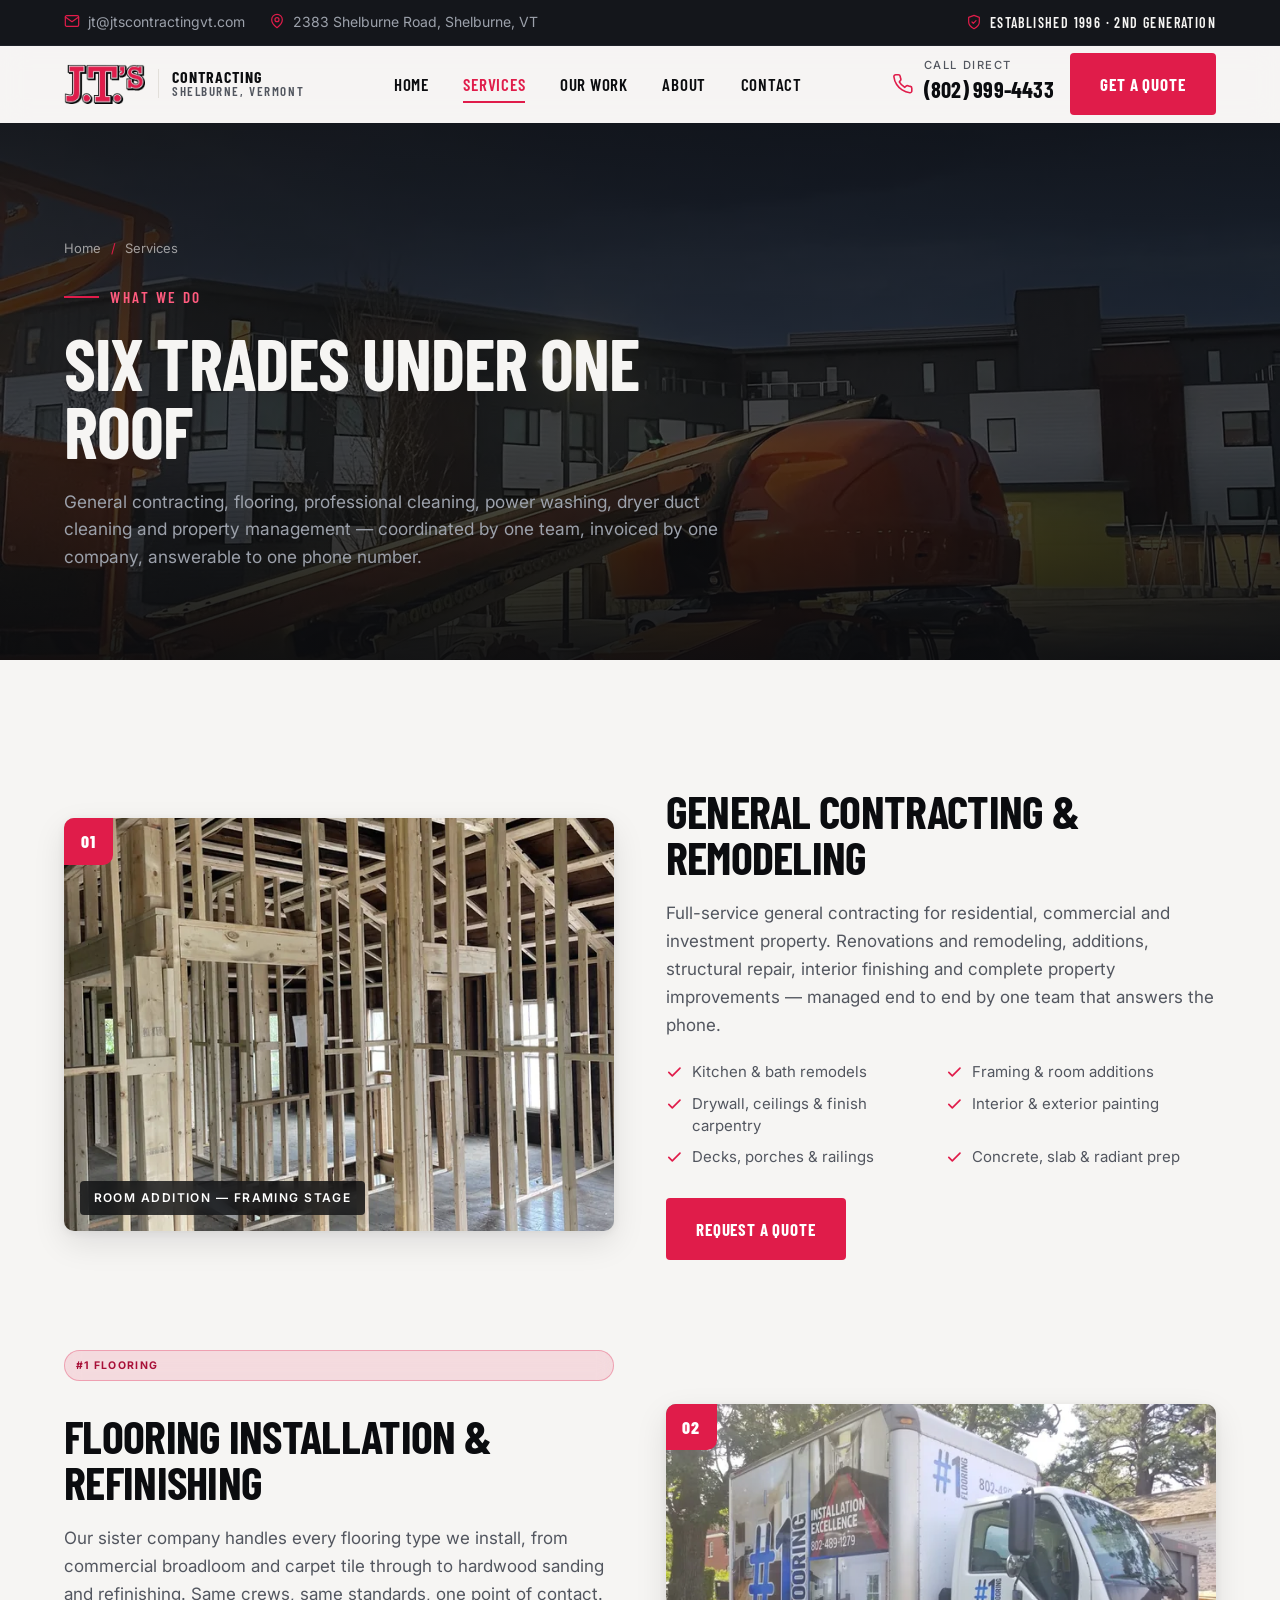
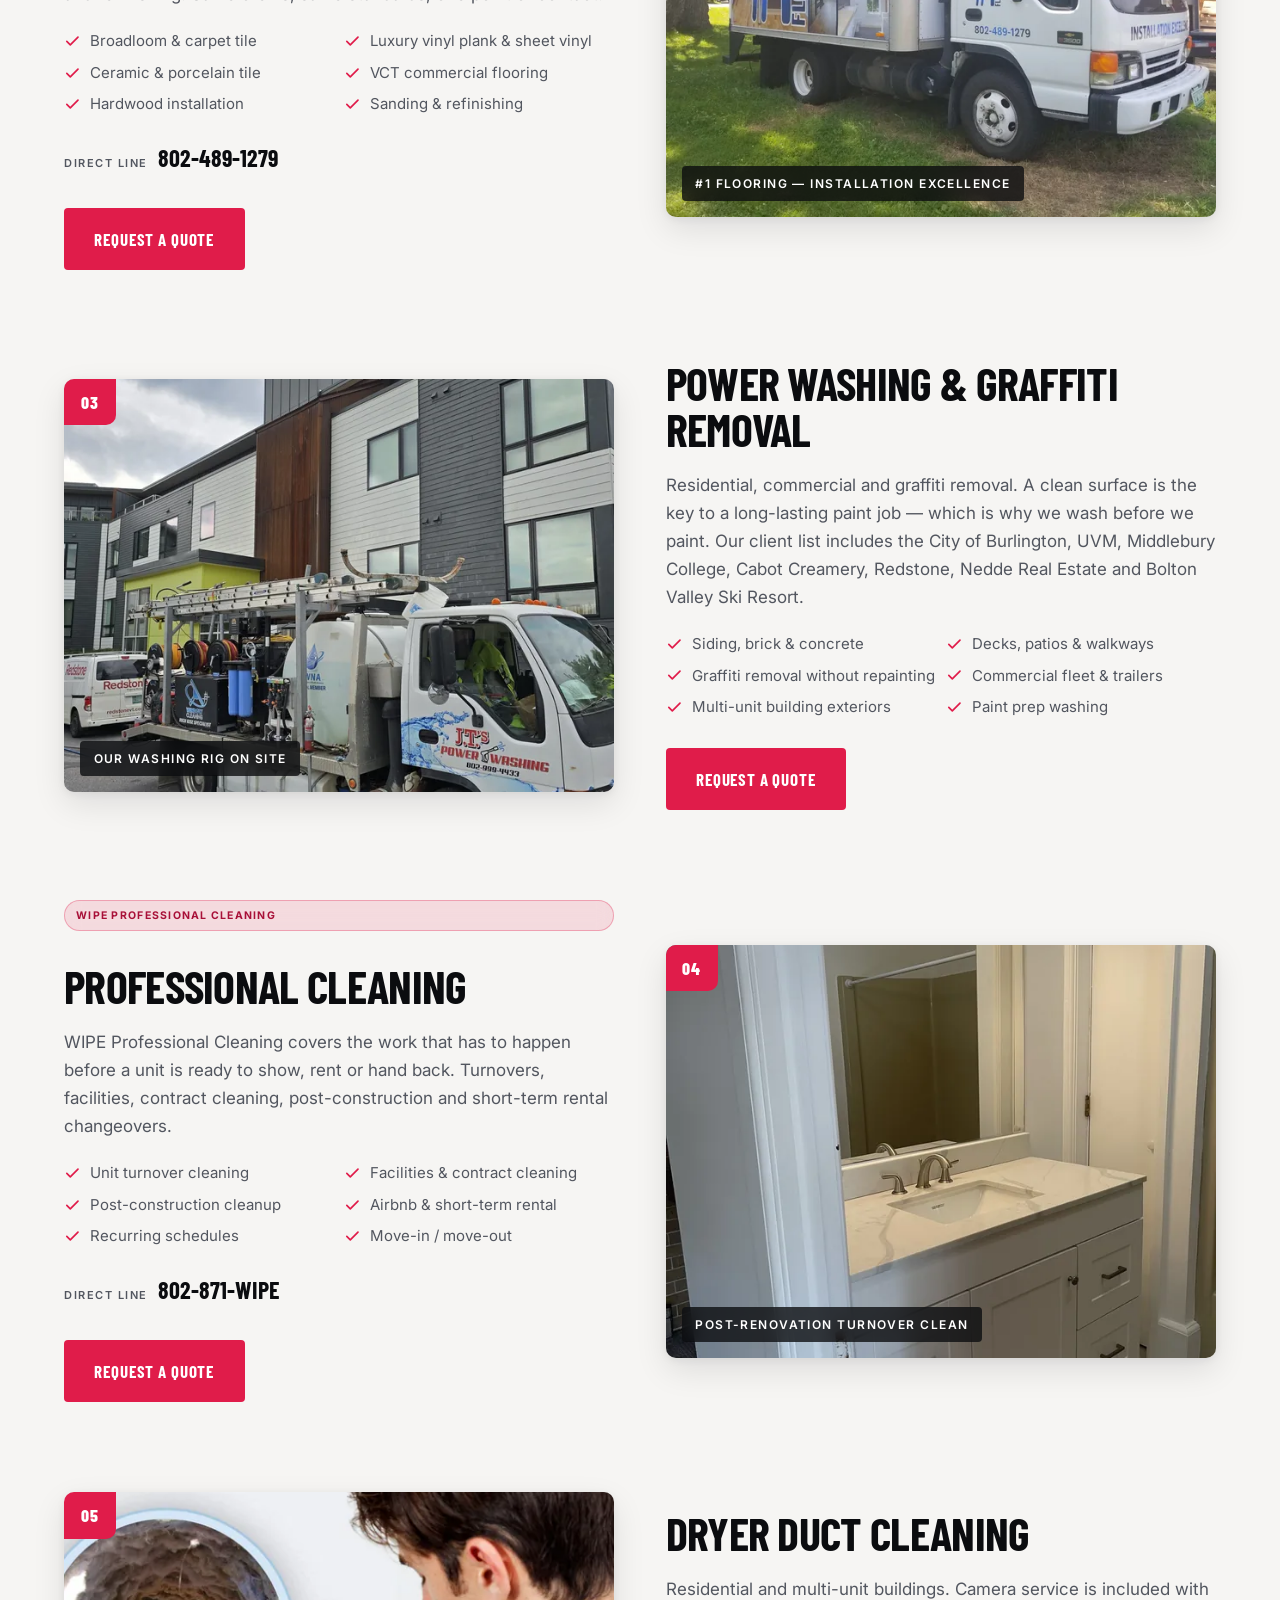
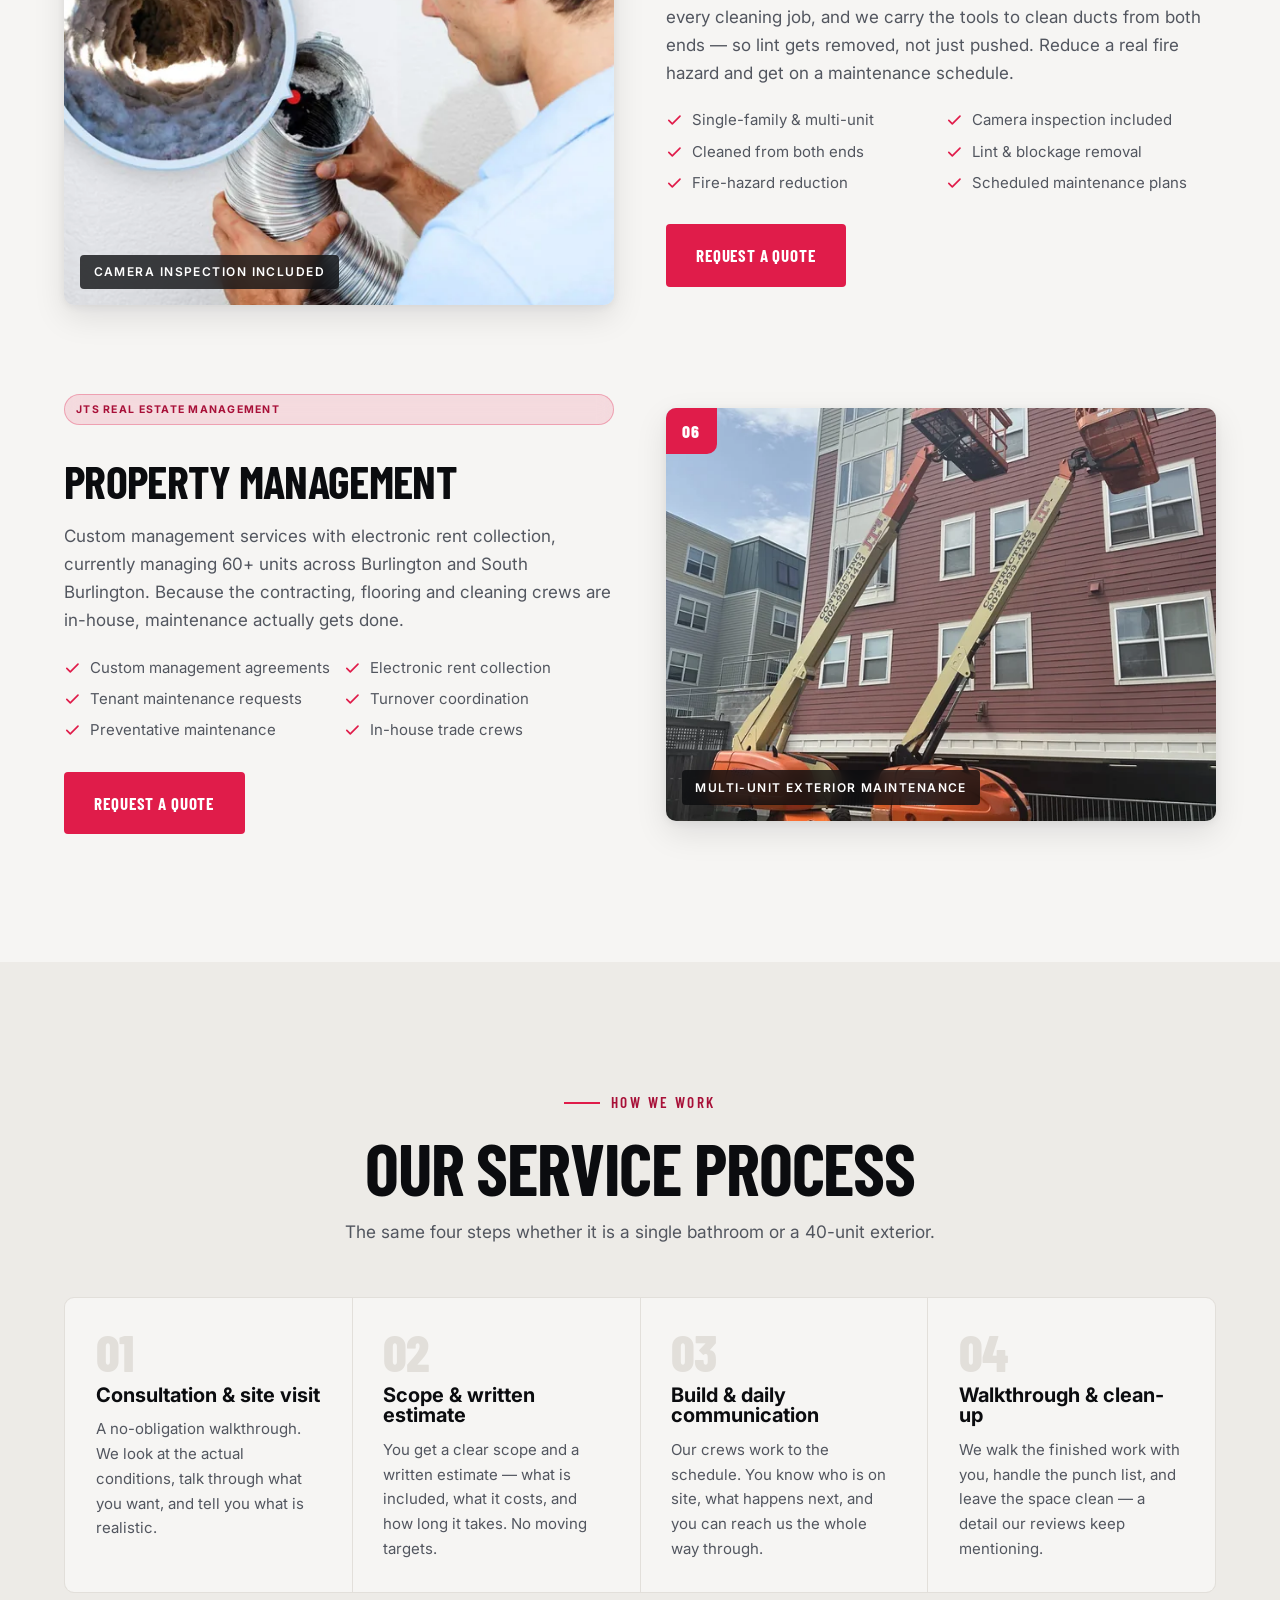
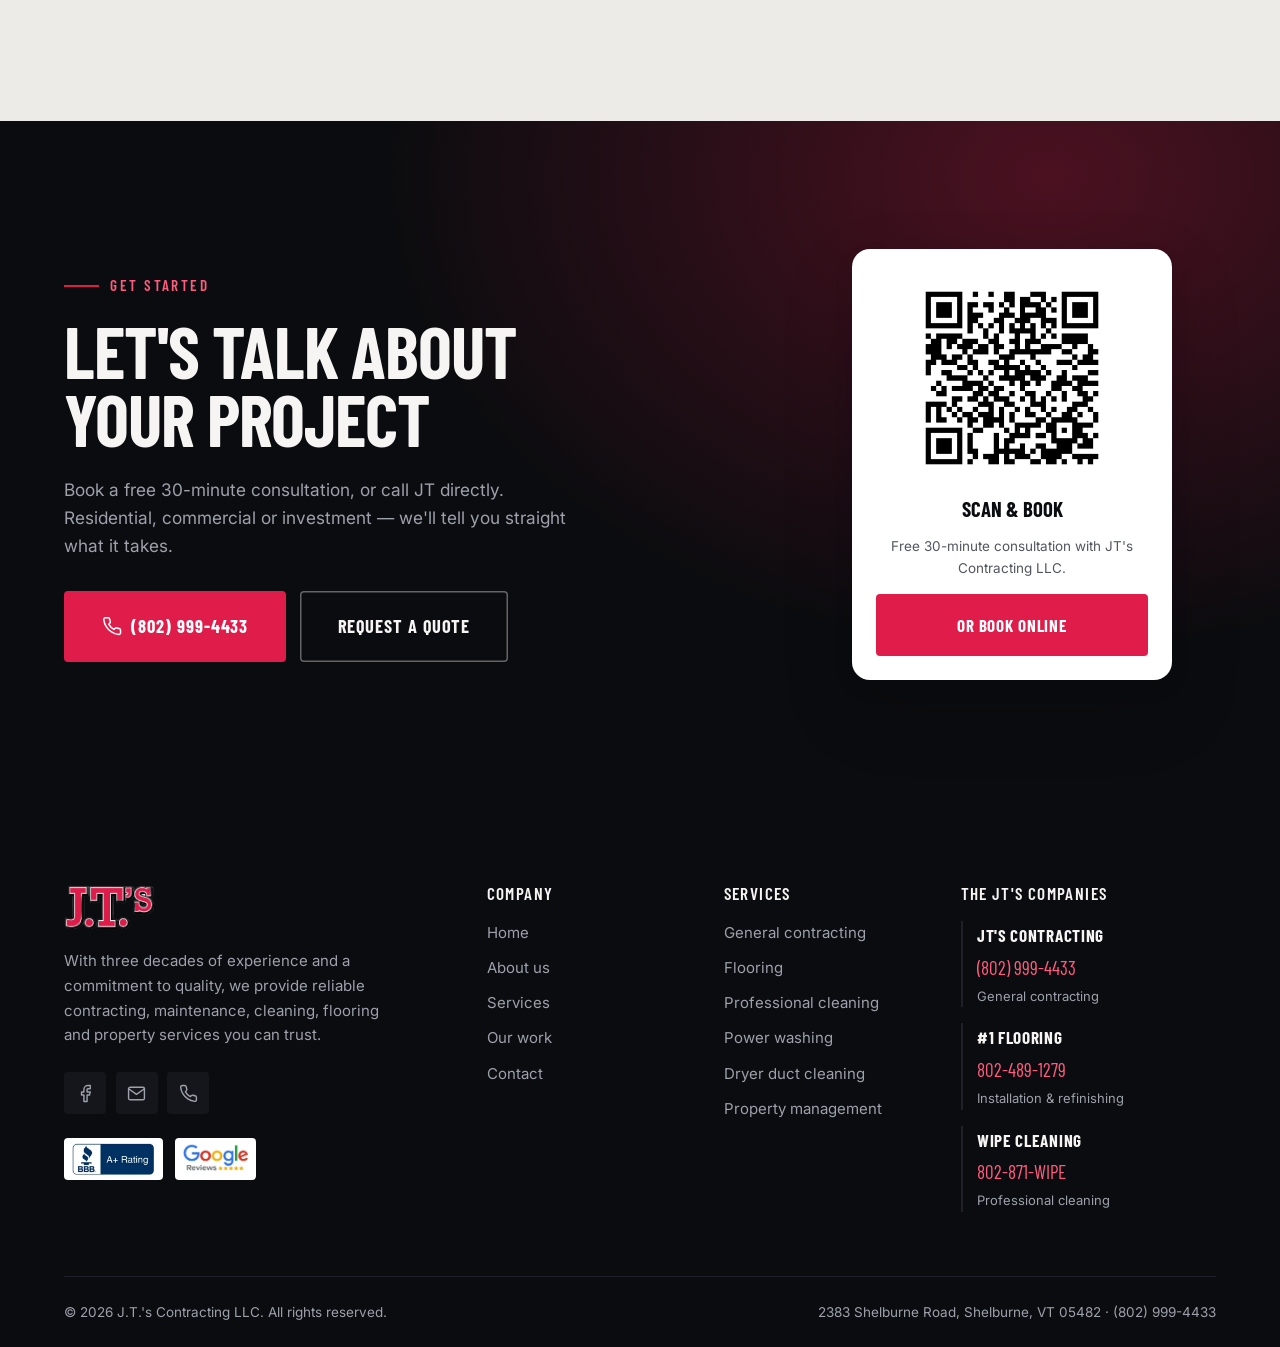
<file: site/services.html>
<!DOCTYPE html>
<html lang="en">
<head>
<meta charset="utf-8">
<meta name="viewport" content="width=device-width, initial-scale=1">
<title>Contracting, Flooring &amp; Property Services in Vermont | JT's Contracting</title>
<meta name="description" content="General contracting, flooring, professional cleaning, power washing, dryer duct cleaning and property management across Burlington and northwestern Vermont. Call (802) 999-4433.">
<link rel="canonical" href="https://www.jtscontractingvt.com/services.html">
<meta name="theme-color" content="#0b0c0f">

<meta property="og:type" content="website">
<meta property="og:site_name" content="JT's Contracting LLC">
<meta property="og:title" content="Contracting, Flooring &amp; Property Services in Vermont | JT's Contracting">
<meta property="og:description" content="General contracting, flooring, professional cleaning, power washing, dryer duct cleaning and property management across Burlington and northwestern Vermont. Call (802) 999-4433.">
<meta property="og:url" content="https://www.jtscontractingvt.com/services.html">
<meta property="og:image" content="https://www.jtscontractingvt.com/assets/img/boomlift-dusk-1280.webp">
<meta name="twitter:card" content="summary_large_image">

<link rel="icon" href="assets/img/favicon.svg" type="image/svg+xml">
<link rel="apple-touch-icon" href="assets/img/logo.png">

<link rel="preconnect" href="https://fonts.googleapis.com">
<link rel="preconnect" href="https://fonts.gstatic.com" crossorigin>
<link rel="stylesheet" href="https://fonts.googleapis.com/css2?family=Barlow+Condensed:wght@500;600;700;800&family=Inter:wght@400;500;600&display=swap">
<link rel="stylesheet" href="assets/css/style.css">
</head>
<body>
<a class="skip-link" href="#main">Skip to content</a>
<!-- icon sprite -->
<svg width="0" height="0" style="position:absolute" aria-hidden="true" focusable="false">
  <defs>
    <g id="i-phone"><path d="M22 16.9v3a2 2 0 0 1-2.2 2 19.8 19.8 0 0 1-8.6-3.1 19.5 19.5 0 0 1-6-6A19.8 19.8 0 0 1 2.1 4.2 2 2 0 0 1 4.1 2h3a2 2 0 0 1 2 1.7c.1.9.4 1.8.7 2.6a2 2 0 0 1-.5 2.1L8.1 9.9a16 16 0 0 0 6 6l1.5-1.2a2 2 0 0 1 2.1-.5c.8.3 1.7.6 2.6.7a2 2 0 0 1 1.7 2Z"/></g>
    <g id="i-mail"><path d="M4 4h16a2 2 0 0 1 2 2v12a2 2 0 0 1-2 2H4a2 2 0 0 1-2-2V6a2 2 0 0 1 2-2Z"/><path d="m22 6-10 7L2 6"/></g>
    <g id="i-pin"><path d="M20 10c0 6-8 12-8 12s-8-6-8-12a8 8 0 0 1 16 0Z"/><circle cx="12" cy="10" r="3"/></g>
    <g id="i-check"><path d="M20 6 9 17l-5-5"/></g>
    <g id="i-check-circle"><circle cx="12" cy="12" r="10"/><path d="m8 12 3 3 5-6"/></g>
    <g id="i-arrow"><path d="M5 12h14"/><path d="m12 5 7 7-7 7"/></g>
    <g id="i-star"><path d="m12 2 3.1 6.3 6.9 1-5 4.9 1.2 6.8-6.2-3.3-6.2 3.3L7 14.2l-5-4.9 6.9-1Z" fill="currentColor" stroke="none"/></g>
    <g id="i-google"><path d="M21.6 12.2c0-.7-.1-1.4-.2-2H12v3.9h5.4a4.6 4.6 0 0 1-2 3v2.5h3.2c1.9-1.7 3-4.3 3-7.4Z" fill="#4285F4" stroke="none"/><path d="M12 22c2.7 0 4.9-.9 6.6-2.4l-3.2-2.5c-.9.6-2 .9-3.4.9a6 6 0 0 1-5.6-4.1H3.1v2.6A10 10 0 0 0 12 22Z" fill="#34A853" stroke="none"/><path d="M6.4 13.9a6 6 0 0 1 0-3.8V7.5H3.1a10 10 0 0 0 0 9l3.3-2.6Z" fill="#FBBC05" stroke="none"/><path d="M12 5.9c1.5 0 2.8.5 3.8 1.5l2.9-2.9A10 10 0 0 0 3.1 7.5l3.3 2.6A6 6 0 0 1 12 5.9Z" fill="#EA4335" stroke="none"/></g>
    <g id="i-facebook"><path d="M18 2h-3a5 5 0 0 0-5 5v3H7v4h3v8h4v-8h3l1-4h-4V7a1 1 0 0 1 1-1h3Z"/></g>
    <g id="i-clock"><circle cx="12" cy="12" r="10"/><path d="M12 6v6l4 2"/></g>
    <g id="i-shield"><path d="M12 22s8-4 8-10V5l-8-3-8 3v7c0 6 8 10 8 10Z"/><path d="m9 12 2 2 4-4"/></g>
    <g id="i-users"><path d="M17 21v-2a4 4 0 0 0-4-4H5a4 4 0 0 0-4 4v2"/><circle cx="9" cy="7" r="4"/><path d="M23 21v-2a4 4 0 0 0-3-3.9"/><path d="M16 3.1a4 4 0 0 1 0 7.8"/></g>
    <g id="i-zap"><path d="M13 2 3 14h9l-1 8 10-12h-9Z"/></g>
    <g id="i-wrench"><path d="M14.7 6.3a4 4 0 0 0 5 5L21 21H3l9.7-14.7Z"/></g>
    <g id="i-layers"><path d="m12 2 9 5-9 5-9-5 9-5Z"/><path d="m3 12 9 5 9-5"/><path d="m3 17 9 5 9-5"/></g>
    <g id="i-droplet"><path d="M12 2.7 6.3 8.4a8 8 0 1 0 11.4 0L12 2.7Z"/></g>
    <g id="i-wind"><path d="M9.6 4.6A2 2 0 1 1 11 8H2"/><path d="M12.6 19.4A2 2 0 1 0 14 16H2"/><path d="M17.7 7.7a2.5 2.5 0 1 1 1.8 4.3H2"/></g>
    <g id="i-building"><path d="M4 22V4a2 2 0 0 1 2-2h8a2 2 0 0 1 2 2v18"/><path d="M16 9h3a2 2 0 0 1 2 2v11"/><path d="M8 6h4M8 10h4M8 14h4M8 18h4"/><path d="M2 22h20"/></g>
    <g id="i-search"><circle cx="11" cy="11" r="7"/><path d="m20 20-4.3-4.3"/></g>
    <g id="i-x"><path d="M18 6 6 18M6 6l12 12"/></g>
    <g id="i-left"><path d="m15 18-6-6 6-6"/></g>
    <g id="i-right"><path d="m9 6 6 6-6 6"/></g>
    <g id="i-calendar"><rect x="3" y="5" width="18" height="16" rx="2"/><path d="M8 3v4M16 3v4M3 11h18"/></g>
    <g id="i-quote"><path d="M10 11H6a4 4 0 0 1 4-4V5a6 6 0 0 0-6 6v7h6v-7Zm10 0h-4a4 4 0 0 1 4-4V5a6 6 0 0 0-6 6v7h6v-7Z" fill="currentColor" stroke="none"/></g>
  </defs>
</svg>

<!-- ================= topbar ================= -->
<div class="topbar">
  <div class="wrap-wide topbar-in">
    <ul class="topbar-list">
      <li><a href="mailto:jt@jtscontractingvt.com"><svg viewBox="0 0 24 24" fill="none" stroke="currentColor" stroke-width="1.8" stroke-linecap="round" stroke-linejoin="round"><use href="#i-mail"/></svg>jt@jtscontractingvt.com</a></li>
      <li><a href="https://maps.google.com/?q=2383+Shelburne+Road+Shelburne+VT+05482" target="_blank" rel="noopener"><svg viewBox="0 0 24 24" fill="none" stroke="currentColor" stroke-width="1.8" stroke-linecap="round" stroke-linejoin="round"><use href="#i-pin"/></svg>2383 Shelburne Road, Shelburne, VT</a></li>
    </ul>
    <span class="topbar-badge"><svg viewBox="0 0 24 24" fill="none" stroke="currentColor" stroke-width="1.8" stroke-linecap="round" stroke-linejoin="round"><use href="#i-shield"/></svg>Established 1996 &middot; 2nd Generation</span>
  </div>
</div>

<!-- ================= header ================= -->
<header class="site-header">
  <div class="wrap-wide header-in">
    <a class="brand" href="index.html" aria-label="JT's Contracting LLC — home">
      <img src="assets/img/logo.png" alt="JT's Contracting" width="399" height="196">
      <span class="brand-text"><b>Contracting</b>Shelburne, Vermont</span>
    </a>

    <nav class="nav" aria-label="Primary">
      <a class="nav-link" href="index.html">Home</a>
      <a class="nav-link" href="services.html" aria-current="page">Services</a>
      <a class="nav-link" href="work.html">Our Work</a>
      <a class="nav-link" href="about.html">About</a>
      <a class="nav-link" href="contact.html">Contact</a>
    </nav>

    <div class="header-cta">
      <a class="header-phone" href="tel:+18029994433">
        <svg viewBox="0 0 24 24" fill="none" stroke="currentColor" stroke-width="1.8" stroke-linecap="round" stroke-linejoin="round"><use href="#i-phone"/></svg>
        <span><small>Call direct</small>(802) 999-4433</span>
      </a>
      <a class="btn" href="contact.html">Get a quote</a>
    </div>

    <button class="burger" type="button" aria-label="Open menu" aria-expanded="false" aria-controls="drawer">
      <span></span><span></span><span></span>
    </button>
  </div>
</header>

<!-- ================= mobile drawer ================= -->
<div class="drawer" id="drawer" aria-hidden="true" aria-label="Menu">
  <div class="drawer-top">
    <a class="brand" href="index.html"><img src="assets/img/logo.png" alt="JT's Contracting" width="399" height="196"></a>
    <button class="drawer-close" type="button" data-close-nav aria-label="Close menu">
      <svg viewBox="0 0 24 24" fill="none" stroke="currentColor" stroke-width="2" stroke-linecap="round"><use href="#i-x"/></svg>
    </button>
  </div>
  <nav class="drawer-nav" aria-label="Mobile">
    <a href="index.html"><i>01</i>Home</a>
    <a href="services.html"><i>02</i>Services</a>
    <a href="work.html"><i>03</i>Our Work</a>
    <a href="about.html"><i>04</i>About</a>
    <a href="contact.html"><i>05</i>Contact</a>
  </nav>
  <div class="drawer-foot">
    <a class="btn btn-lg" href="tel:+18029994433">
      <svg viewBox="0 0 24 24" fill="none" stroke="currentColor" stroke-width="1.8" stroke-linecap="round" stroke-linejoin="round"><use href="#i-phone"/></svg>
      (802) 999-4433
    </a>
    <a class="btn btn-ghost btn-lg" href="contact.html">Request a quote</a>
  </div>
</div>

<main id="main">

<section class="page-hero">
  <div class="page-hero-media">
    <img src="assets/img/boomlift-dusk-1280.webp" alt="Boom lift on a flatbed at a multi-unit site at dusk" width="1280" height="1707" fetchpriority="high">
  </div>
  <div class="wrap">
    <nav class="crumbs" aria-label="Breadcrumb">
      <a href="index.html">Home</a> <span>/</span> Services
    </nav>
    <span class="eyebrow">What we do</span>
    <h1 class="d-1" style="margin-top:1.1rem;max-width:22ch">Six trades under one roof</h1>
    <p class="lede" style="margin-top:1.5rem;max-width:60ch">General contracting, flooring, professional cleaning, power washing, dryer duct cleaning and property management — coordinated by one team, invoiced by one company, answerable to one phone number.</p>
  </div>
</section>

<section class="section">
  <div class="wrap">
    <div class="srv">
      <article class="srv-row" id="general" data-reveal>
        <div class="srv-media">
          <span class="srv-num">01</span>
          <img src="assets/img/framing-interior-640.webp"
               srcset="assets/img/framing-interior-640.webp 640w, assets/img/framing-interior-1280.webp 1280w"
               sizes="(min-width: 900px) 46vw, 92vw"
               alt="Room addition — framing stage" width="640" height="853" loading="lazy">
          <span class="srv-tag">Room addition — framing stage</span>
        </div>
        <div class="srv-body">
          <h2 class="d-2">General contracting &amp; remodeling</h2>
          <p class="body-lg">Full-service general contracting for residential, commercial and investment property. Renovations and remodeling, additions, structural repair, interior finishing and complete property improvements — managed end to end by one team that answers the phone.</p>
          <ul class="srv-list">
          <li><svg viewBox="0 0 24 24" fill="none" stroke="currentColor" stroke-width="2.4" stroke-linecap="round" stroke-linejoin="round"><use href="#i-check"/></svg>Kitchen &amp; bath remodels</li>
          <li><svg viewBox="0 0 24 24" fill="none" stroke="currentColor" stroke-width="2.4" stroke-linecap="round" stroke-linejoin="round"><use href="#i-check"/></svg>Framing &amp; room additions</li>
          <li><svg viewBox="0 0 24 24" fill="none" stroke="currentColor" stroke-width="2.4" stroke-linecap="round" stroke-linejoin="round"><use href="#i-check"/></svg>Drywall, ceilings &amp; finish carpentry</li>
          <li><svg viewBox="0 0 24 24" fill="none" stroke="currentColor" stroke-width="2.4" stroke-linecap="round" stroke-linejoin="round"><use href="#i-check"/></svg>Interior &amp; exterior painting</li>
          <li><svg viewBox="0 0 24 24" fill="none" stroke="currentColor" stroke-width="2.4" stroke-linecap="round" stroke-linejoin="round"><use href="#i-check"/></svg>Decks, porches &amp; railings</li>
          <li><svg viewBox="0 0 24 24" fill="none" stroke="currentColor" stroke-width="2.4" stroke-linecap="round" stroke-linejoin="round"><use href="#i-check"/></svg>Concrete, slab &amp; radiant prep</li>
          </ul>
          
          <div class="btn-row" style="margin-top:.75rem">
            <a class="btn" href="contact.html">Request a quote</a>
          </div>
        </div>
      </article>
      <article class="srv-row" id="flooring" data-reveal>
        <div class="srv-media">
          <span class="srv-num">02</span>
          <img src="assets/img/flooring-truck-640.webp"
               srcset="assets/img/flooring-truck-640.webp 640w, assets/img/flooring-truck-1280.webp 1280w"
               sizes="(min-width: 900px) 46vw, 92vw"
               alt="#1 Flooring — installation excellence" width="640" height="480" loading="lazy">
          <span class="srv-tag">#1 Flooring — installation excellence</span>
        </div>
        <div class="srv-body">
          <span class="svc-sister" style="position:static;margin:0 0 .9rem;align-self:start;background:rgba(224,28,74,.12);border-color:rgba(224,28,74,.3);color:var(--red-text)">#1 Flooring</span><h2 class="d-2">Flooring installation &amp; refinishing</h2>
          <p class="body-lg">Our sister company handles every flooring type we install, from commercial broadloom and carpet tile through to hardwood sanding and refinishing. Same crews, same standards, one point of contact.</p>
          <ul class="srv-list">
          <li><svg viewBox="0 0 24 24" fill="none" stroke="currentColor" stroke-width="2.4" stroke-linecap="round" stroke-linejoin="round"><use href="#i-check"/></svg>Broadloom &amp; carpet tile</li>
          <li><svg viewBox="0 0 24 24" fill="none" stroke="currentColor" stroke-width="2.4" stroke-linecap="round" stroke-linejoin="round"><use href="#i-check"/></svg>Luxury vinyl plank &amp; sheet vinyl</li>
          <li><svg viewBox="0 0 24 24" fill="none" stroke="currentColor" stroke-width="2.4" stroke-linecap="round" stroke-linejoin="round"><use href="#i-check"/></svg>Ceramic &amp; porcelain tile</li>
          <li><svg viewBox="0 0 24 24" fill="none" stroke="currentColor" stroke-width="2.4" stroke-linecap="round" stroke-linejoin="round"><use href="#i-check"/></svg>VCT commercial flooring</li>
          <li><svg viewBox="0 0 24 24" fill="none" stroke="currentColor" stroke-width="2.4" stroke-linecap="round" stroke-linejoin="round"><use href="#i-check"/></svg>Hardwood installation</li>
          <li><svg viewBox="0 0 24 24" fill="none" stroke="currentColor" stroke-width="2.4" stroke-linecap="round" stroke-linejoin="round"><use href="#i-check"/></svg>Sanding &amp; refinishing</li>
          </ul>
          <a class="srv-phone" href="tel:+18024891279"><small>Direct line</small>802-489-1279</a>
          <div class="btn-row" style="margin-top:.75rem">
            <a class="btn" href="contact.html">Request a quote</a>
          </div>
        </div>
      </article>
      <article class="srv-row" id="power-washing" data-reveal>
        <div class="srv-media">
          <span class="srv-num">03</span>
          <img src="assets/img/powerwash-truck-640.webp"
               srcset="assets/img/powerwash-truck-640.webp 640w, assets/img/powerwash-truck-1280.webp 1280w"
               sizes="(min-width: 900px) 46vw, 92vw"
               alt="Our washing rig on site" width="640" height="853" loading="lazy">
          <span class="srv-tag">Our washing rig on site</span>
        </div>
        <div class="srv-body">
          <h2 class="d-2">Power washing &amp; graffiti removal</h2>
          <p class="body-lg">Residential, commercial and graffiti removal. A clean surface is the key to a long-lasting paint job — which is why we wash before we paint. Our client list includes the City of Burlington, UVM, Middlebury College, Cabot Creamery, Redstone, Nedde Real Estate and Bolton Valley Ski Resort.</p>
          <ul class="srv-list">
          <li><svg viewBox="0 0 24 24" fill="none" stroke="currentColor" stroke-width="2.4" stroke-linecap="round" stroke-linejoin="round"><use href="#i-check"/></svg>Siding, brick &amp; concrete</li>
          <li><svg viewBox="0 0 24 24" fill="none" stroke="currentColor" stroke-width="2.4" stroke-linecap="round" stroke-linejoin="round"><use href="#i-check"/></svg>Decks, patios &amp; walkways</li>
          <li><svg viewBox="0 0 24 24" fill="none" stroke="currentColor" stroke-width="2.4" stroke-linecap="round" stroke-linejoin="round"><use href="#i-check"/></svg>Graffiti removal without repainting</li>
          <li><svg viewBox="0 0 24 24" fill="none" stroke="currentColor" stroke-width="2.4" stroke-linecap="round" stroke-linejoin="round"><use href="#i-check"/></svg>Commercial fleet &amp; trailers</li>
          <li><svg viewBox="0 0 24 24" fill="none" stroke="currentColor" stroke-width="2.4" stroke-linecap="round" stroke-linejoin="round"><use href="#i-check"/></svg>Multi-unit building exteriors</li>
          <li><svg viewBox="0 0 24 24" fill="none" stroke="currentColor" stroke-width="2.4" stroke-linecap="round" stroke-linejoin="round"><use href="#i-check"/></svg>Paint prep washing</li>
          </ul>
          
          <div class="btn-row" style="margin-top:.75rem">
            <a class="btn" href="contact.html">Request a quote</a>
          </div>
        </div>
      </article>
      <article class="srv-row" id="cleaning" data-reveal>
        <div class="srv-media">
          <span class="srv-num">04</span>
          <img src="assets/img/bath-vanity-remodel-640.webp"
               srcset="assets/img/bath-vanity-remodel-640.webp 640w, assets/img/bath-vanity-remodel-1280.webp 1280w"
               sizes="(min-width: 900px) 46vw, 92vw"
               alt="Post-renovation turnover clean" width="640" height="853" loading="lazy">
          <span class="srv-tag">Post-renovation turnover clean</span>
        </div>
        <div class="srv-body">
          <span class="svc-sister" style="position:static;margin:0 0 .9rem;align-self:start;background:rgba(224,28,74,.12);border-color:rgba(224,28,74,.3);color:var(--red-text)">WIPE Professional Cleaning</span><h2 class="d-2">Professional cleaning</h2>
          <p class="body-lg">WIPE Professional Cleaning covers the work that has to happen before a unit is ready to show, rent or hand back. Turnovers, facilities, contract cleaning, post-construction and short-term rental changeovers.</p>
          <ul class="srv-list">
          <li><svg viewBox="0 0 24 24" fill="none" stroke="currentColor" stroke-width="2.4" stroke-linecap="round" stroke-linejoin="round"><use href="#i-check"/></svg>Unit turnover cleaning</li>
          <li><svg viewBox="0 0 24 24" fill="none" stroke="currentColor" stroke-width="2.4" stroke-linecap="round" stroke-linejoin="round"><use href="#i-check"/></svg>Facilities &amp; contract cleaning</li>
          <li><svg viewBox="0 0 24 24" fill="none" stroke="currentColor" stroke-width="2.4" stroke-linecap="round" stroke-linejoin="round"><use href="#i-check"/></svg>Post-construction cleanup</li>
          <li><svg viewBox="0 0 24 24" fill="none" stroke="currentColor" stroke-width="2.4" stroke-linecap="round" stroke-linejoin="round"><use href="#i-check"/></svg>Airbnb &amp; short-term rental</li>
          <li><svg viewBox="0 0 24 24" fill="none" stroke="currentColor" stroke-width="2.4" stroke-linecap="round" stroke-linejoin="round"><use href="#i-check"/></svg>Recurring schedules</li>
          <li><svg viewBox="0 0 24 24" fill="none" stroke="currentColor" stroke-width="2.4" stroke-linecap="round" stroke-linejoin="round"><use href="#i-check"/></svg>Move-in / move-out</li>
          </ul>
          <a class="srv-phone" href="tel:+18028719473"><small>Direct line</small>802-871-WIPE</a>
          <div class="btn-row" style="margin-top:.75rem">
            <a class="btn" href="contact.html">Request a quote</a>
          </div>
        </div>
      </article>
      <article class="srv-row" id="duct" data-reveal>
        <div class="srv-media">
          <span class="srv-num">05</span>
          <img src="assets/img/dryer-duct-640.webp"
               srcset="assets/img/dryer-duct-640.webp 640w, assets/img/dryer-duct-1280.webp 1280w"
               sizes="(min-width: 900px) 46vw, 92vw"
               alt="Camera inspection included" width="640" height="425" loading="lazy">
          <span class="srv-tag">Camera inspection included</span>
        </div>
        <div class="srv-body">
          <h2 class="d-2">Dryer duct cleaning</h2>
          <p class="body-lg">Residential and multi-unit buildings. Camera service is included with every cleaning job, and we carry the tools to clean ducts from both ends — so lint gets removed, not just pushed. Reduce a real fire hazard and get on a maintenance schedule.</p>
          <ul class="srv-list">
          <li><svg viewBox="0 0 24 24" fill="none" stroke="currentColor" stroke-width="2.4" stroke-linecap="round" stroke-linejoin="round"><use href="#i-check"/></svg>Single-family &amp; multi-unit</li>
          <li><svg viewBox="0 0 24 24" fill="none" stroke="currentColor" stroke-width="2.4" stroke-linecap="round" stroke-linejoin="round"><use href="#i-check"/></svg>Camera inspection included</li>
          <li><svg viewBox="0 0 24 24" fill="none" stroke="currentColor" stroke-width="2.4" stroke-linecap="round" stroke-linejoin="round"><use href="#i-check"/></svg>Cleaned from both ends</li>
          <li><svg viewBox="0 0 24 24" fill="none" stroke="currentColor" stroke-width="2.4" stroke-linecap="round" stroke-linejoin="round"><use href="#i-check"/></svg>Lint &amp; blockage removal</li>
          <li><svg viewBox="0 0 24 24" fill="none" stroke="currentColor" stroke-width="2.4" stroke-linecap="round" stroke-linejoin="round"><use href="#i-check"/></svg>Fire-hazard reduction</li>
          <li><svg viewBox="0 0 24 24" fill="none" stroke="currentColor" stroke-width="2.4" stroke-linecap="round" stroke-linejoin="round"><use href="#i-check"/></svg>Scheduled maintenance plans</li>
          </ul>
          
          <div class="btn-row" style="margin-top:.75rem">
            <a class="btn" href="contact.html">Request a quote</a>
          </div>
        </div>
      </article>
      <article class="srv-row" id="property" data-reveal>
        <div class="srv-media">
          <span class="srv-num">06</span>
          <img src="assets/img/boomlifts-apartment-640.webp"
               srcset="assets/img/boomlifts-apartment-640.webp 640w, assets/img/boomlifts-apartment-1280.webp 1280w"
               sizes="(min-width: 900px) 46vw, 92vw"
               alt="Multi-unit exterior maintenance" width="640" height="853" loading="lazy">
          <span class="srv-tag">Multi-unit exterior maintenance</span>
        </div>
        <div class="srv-body">
          <span class="svc-sister" style="position:static;margin:0 0 .9rem;align-self:start;background:rgba(224,28,74,.12);border-color:rgba(224,28,74,.3);color:var(--red-text)">JTS Real Estate Management</span><h2 class="d-2">Property management</h2>
          <p class="body-lg">Custom management services with electronic rent collection, currently managing 60+ units across Burlington and South Burlington. Because the contracting, flooring and cleaning crews are in-house, maintenance actually gets done.</p>
          <ul class="srv-list">
          <li><svg viewBox="0 0 24 24" fill="none" stroke="currentColor" stroke-width="2.4" stroke-linecap="round" stroke-linejoin="round"><use href="#i-check"/></svg>Custom management agreements</li>
          <li><svg viewBox="0 0 24 24" fill="none" stroke="currentColor" stroke-width="2.4" stroke-linecap="round" stroke-linejoin="round"><use href="#i-check"/></svg>Electronic rent collection</li>
          <li><svg viewBox="0 0 24 24" fill="none" stroke="currentColor" stroke-width="2.4" stroke-linecap="round" stroke-linejoin="round"><use href="#i-check"/></svg>Tenant maintenance requests</li>
          <li><svg viewBox="0 0 24 24" fill="none" stroke="currentColor" stroke-width="2.4" stroke-linecap="round" stroke-linejoin="round"><use href="#i-check"/></svg>Turnover coordination</li>
          <li><svg viewBox="0 0 24 24" fill="none" stroke="currentColor" stroke-width="2.4" stroke-linecap="round" stroke-linejoin="round"><use href="#i-check"/></svg>Preventative maintenance</li>
          <li><svg viewBox="0 0 24 24" fill="none" stroke="currentColor" stroke-width="2.4" stroke-linecap="round" stroke-linejoin="round"><use href="#i-check"/></svg>In-house trade crews</li>
          </ul>
          
          <div class="btn-row" style="margin-top:.75rem">
            <a class="btn" href="contact.html">Request a quote</a>
          </div>
        </div>
      </article>
    </div>
  </div>
</section>

<section class="section sunken">
  <div class="wrap">
    <div class="section-head center">
      <span class="eyebrow center">How we work</span>
      <h2 class="d-1">Our service process</h2>
      <p class="lede measure" style="text-align:center">The same four steps whether it is a single
        bathroom or a 40-unit exterior.</p>
    </div>
    <ol class="steps" data-reveal>
      <li class="step">
        <span class="step-n">01</span>
        <h3>Consultation &amp; site visit</h3>
        <p>A no-obligation walkthrough. We look at the actual conditions, talk through what you want, and tell you what is realistic.</p>
      </li>
      <li class="step">
        <span class="step-n">02</span>
        <h3>Scope &amp; written estimate</h3>
        <p>You get a clear scope and a written estimate — what is included, what it costs, and how long it takes. No moving targets.</p>
      </li>
      <li class="step">
        <span class="step-n">03</span>
        <h3>Build &amp; daily communication</h3>
        <p>Our crews work to the schedule. You know who is on site, what happens next, and you can reach us the whole way through.</p>
      </li>
      <li class="step">
        <span class="step-n">04</span>
        <h3>Walkthrough &amp; clean-up</h3>
        <p>We walk the finished work with you, handle the punch list, and leave the space clean — a detail our reviews keep mentioning.</p>
      </li>
    </ol>
  </div>
</section>

<section class="section cta-band">
  <div class="wrap cta-grid">
    <div data-reveal>
      <span class="eyebrow">Get started</span>
      <h2 class="d-1" style="margin-top:1.1rem">Let's talk about<br>your project</h2>
      <p class="lede" style="margin-top:1.5rem;max-width:46ch">
        Book a free 30-minute consultation, or call JT directly. Residential, commercial or
        investment — we'll tell you straight what it takes.
      </p>
      <div class="btn-row" style="margin-top:2rem">
        <a class="btn btn-lg" href="tel:+18029994433"><svg viewBox="0 0 24 24" fill="none" stroke="currentColor" stroke-width="1.8" stroke-linecap="round" stroke-linejoin="round"><use href="#i-phone"/></svg>(802) 999-4433</a>
        <a class="btn btn-ghost btn-lg" href="contact.html">Request a quote</a>
      </div>
    </div>
    <div class="qr-card" data-reveal data-reveal-delay="120">
      <img src="assets/img/qr-booking.webp" alt="QR code linking to JT's Contracting online booking" width="800" height="800" loading="lazy">
      <b>Scan &amp; book</b>
      <p>Free 30-minute consultation with JT's Contracting LLC.</p>
      <a class="btn" href="https://calendly.com/jt-contracting-scheduler/30min" target="_blank" rel="noopener" style="width:100%">Or book online</a>
    </div>
  </div>
</section>

</main>

<!-- ================= footer ================= -->
<footer class="site-footer">
  <div class="wrap">
    <div class="footer-grid">
      <div class="footer-brand">
        <img src="assets/img/logo.png" alt="JT's Contracting" width="399" height="196">
        <p>
          With three decades of experience and a commitment to quality, we provide reliable
          contracting, maintenance, cleaning, flooring and property services you can trust.
        </p>
        <div class="socials">
          <a href="https://www.facebook.com/p/JTS-Contracting-100070042576109/" target="_blank" rel="noopener" aria-label="JT's Contracting on Facebook">
            <svg viewBox="0 0 24 24" fill="none" stroke="currentColor" stroke-width="1.8" stroke-linecap="round" stroke-linejoin="round"><use href="#i-facebook"/></svg>
          </a>
          <a href="mailto:jt@jtscontractingvt.com" aria-label="Email JT's Contracting">
            <svg viewBox="0 0 24 24" fill="none" stroke="currentColor" stroke-width="1.8" stroke-linecap="round" stroke-linejoin="round"><use href="#i-mail"/></svg>
          </a>
          <a href="tel:+18029994433" aria-label="Call JT's Contracting">
            <svg viewBox="0 0 24 24" fill="none" stroke="currentColor" stroke-width="1.8" stroke-linecap="round" stroke-linejoin="round"><use href="#i-phone"/></svg>
          </a>
        </div>
        <div class="badges">
          <img src="assets/img/bbb-rating.webp" alt="Better Business Bureau rating" width="300" height="117" loading="lazy">
          <img src="assets/img/google-review.webp" alt="Google reviews" width="300" height="150" loading="lazy">
        </div>
      </div>

      <div>
        <h3 class="footer-h">Company</h3>
        <ul class="footer-links">
          <li><a href="index.html">Home</a></li>
          <li><a href="about.html">About us</a></li>
          <li><a href="services.html">Services</a></li>
          <li><a href="work.html">Our work</a></li>
          <li><a href="contact.html">Contact</a></li>
        </ul>
      </div>

      <div>
        <h3 class="footer-h">Services</h3>
        <ul class="footer-links">
          <li><a href="services.html#general">General contracting</a></li>
          <li><a href="services.html#flooring">Flooring</a></li>
          <li><a href="services.html#cleaning">Professional cleaning</a></li>
          <li><a href="services.html#power-washing">Power washing</a></li>
          <li><a href="services.html#duct">Dryer duct cleaning</a></li>
          <li><a href="services.html#property">Property management</a></li>
        </ul>
      </div>

      <div>
        <h3 class="footer-h">The JT's companies</h3>
        <div class="footer-sisters">
          <div class="sister">
            <b>JT's Contracting</b>
            <a href="tel:+18029994433">(802) 999-4433</a>
            <span>General contracting</span>
          </div>
          <div class="sister">
            <b>#1 Flooring</b>
            <a href="tel:+18024891279">802-489-1279</a>
            <span>Installation &amp; refinishing</span>
          </div>
          <div class="sister">
            <b>WIPE Cleaning</b>
            <a href="tel:+18028719473">802-871-WIPE</a>
            <span>Professional cleaning</span>
          </div>
        </div>
      </div>
    </div>

    <div class="footer-bot">
      <p>&copy; <span data-year>2026</span> J.T.'s Contracting LLC. All rights reserved.</p>
      <p>2383 Shelburne Road, Shelburne, VT 05482 &middot; <a href="tel:+18029994433">(802) 999-4433</a></p>
    </div>
  </div>
</footer>

<!-- sticky mobile call bar -->
<div class="callbar">
  <a href="tel:+18029994433">
    <svg viewBox="0 0 24 24" fill="none" stroke="currentColor" stroke-width="1.8" stroke-linecap="round" stroke-linejoin="round"><use href="#i-phone"/></svg>
    Call JT
  </a>
  <a href="contact.html">
    <svg viewBox="0 0 24 24" fill="none" stroke="currentColor" stroke-width="1.8" stroke-linecap="round" stroke-linejoin="round"><use href="#i-arrow"/></svg>
    Get a quote
  </a>
</div>

<script src="assets/js/main.js" defer></script>
</body>
</html>
</file>
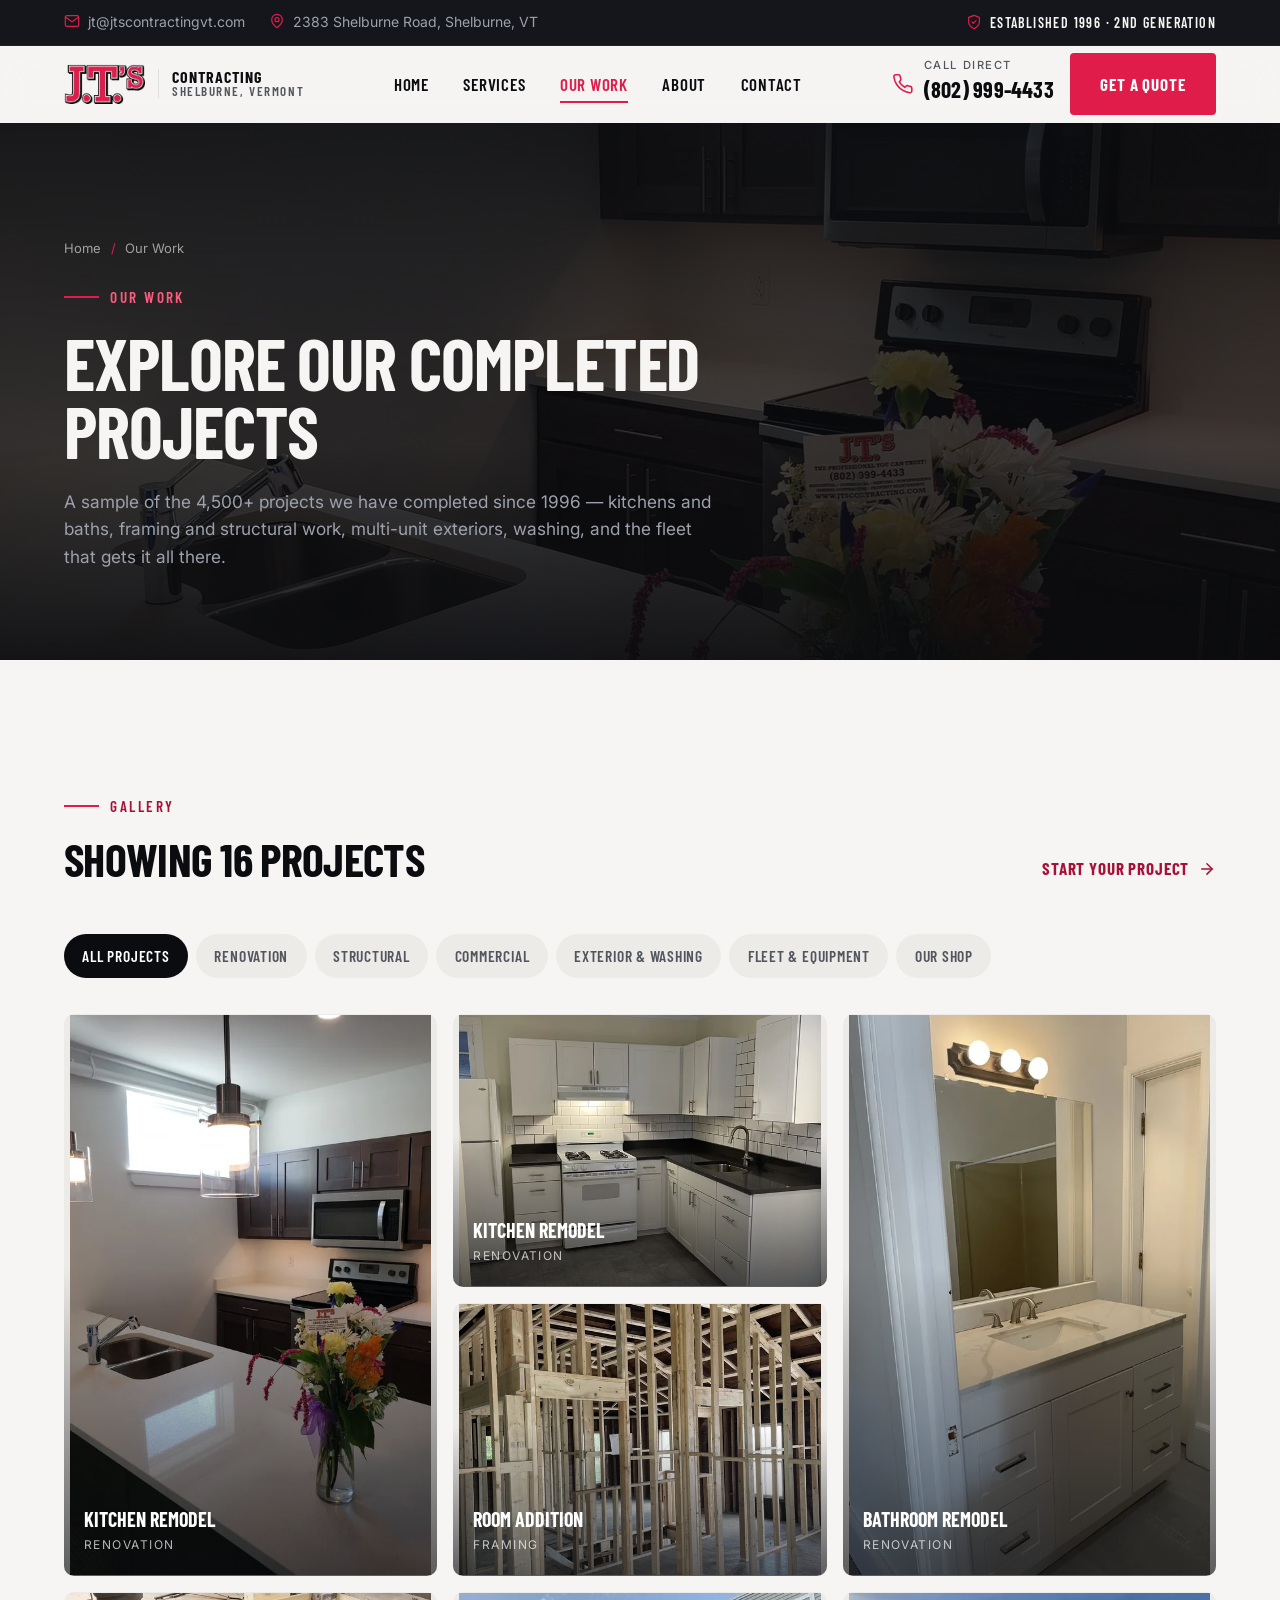
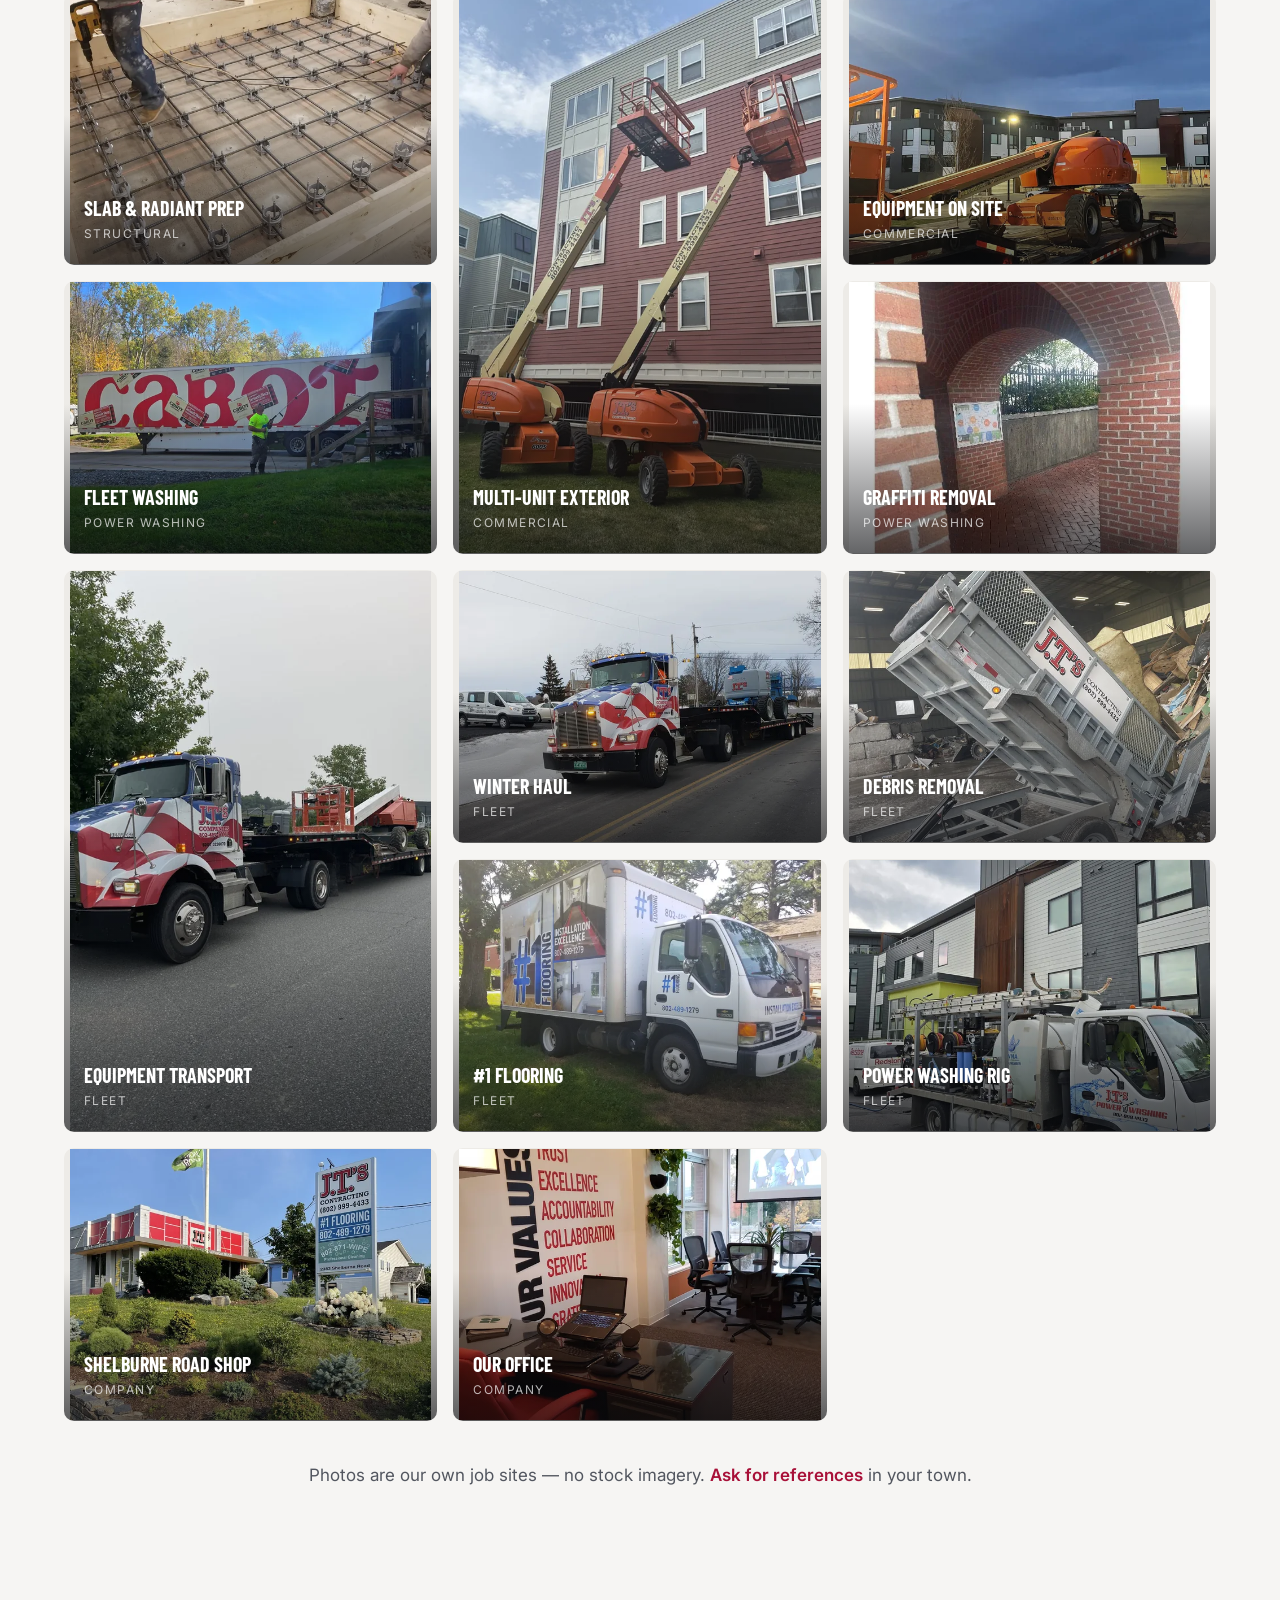
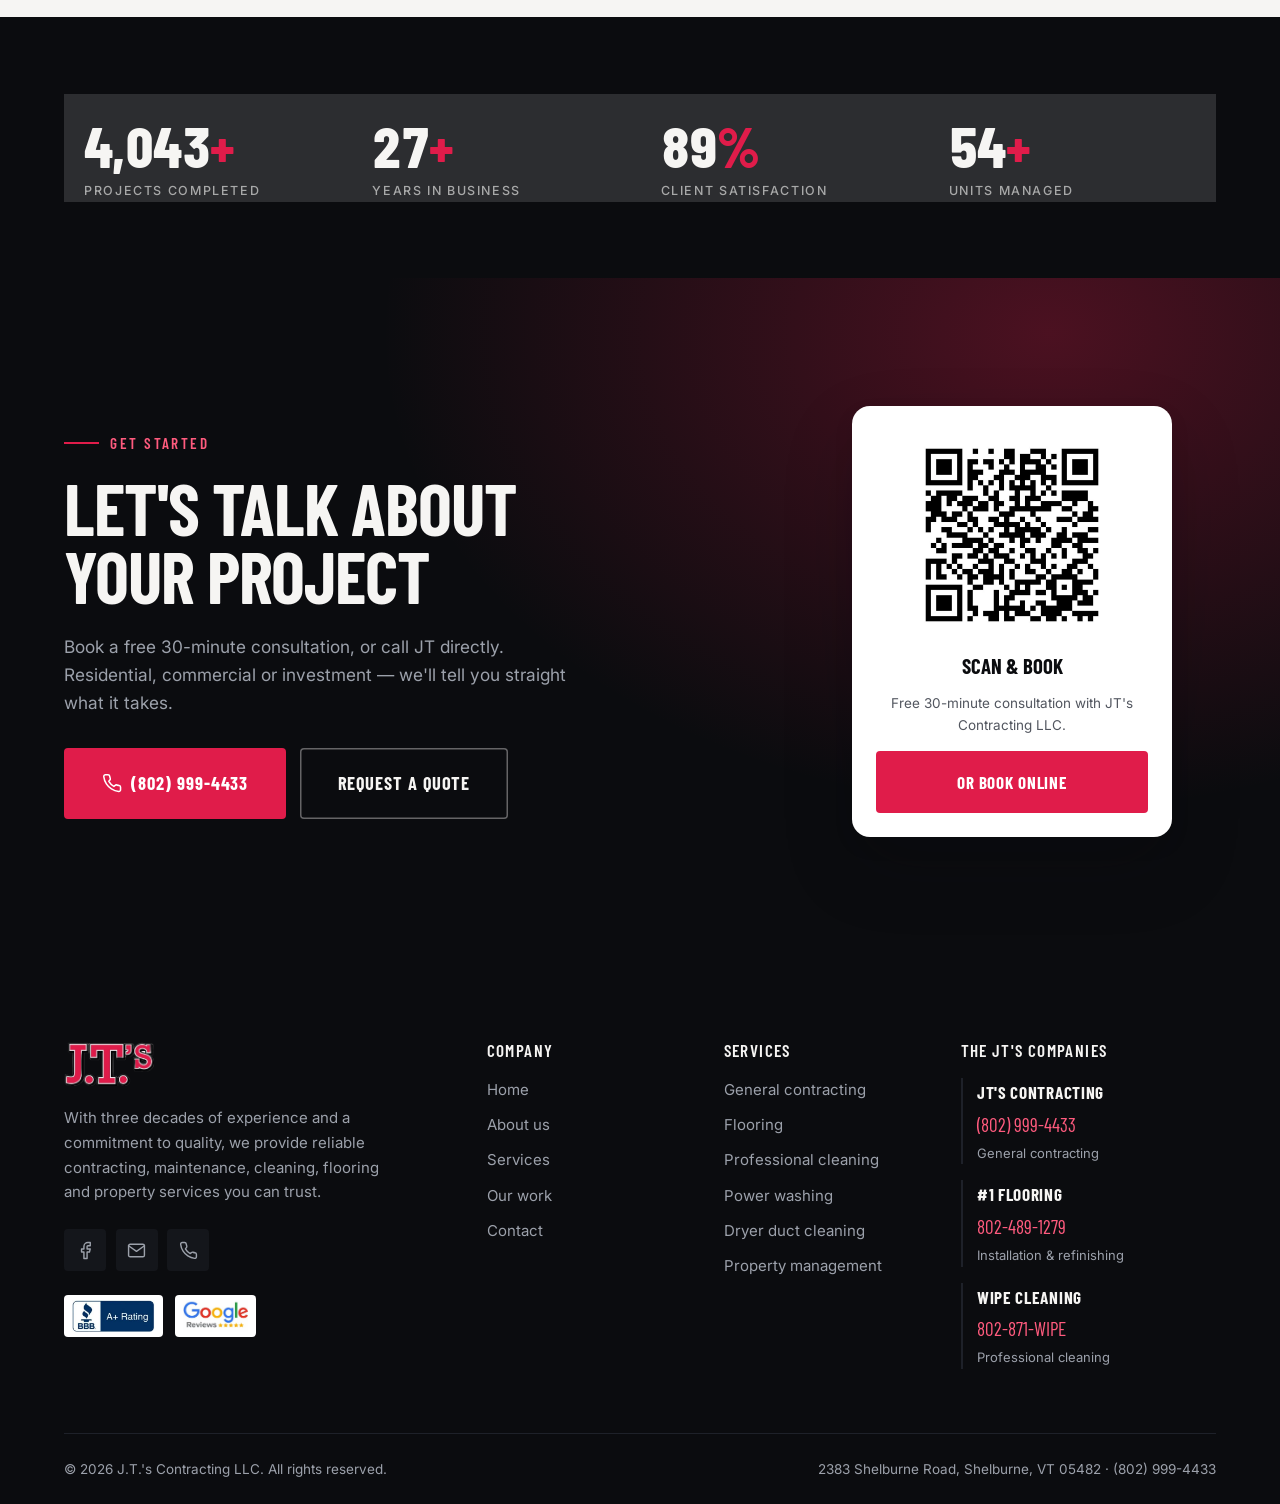
<file: site/work.html>
<!DOCTYPE html>
<html lang="en">
<head>
<meta charset="utf-8">
<meta name="viewport" content="width=device-width, initial-scale=1">
<title>Our Work — Completed Projects | JT's Contracting Vermont</title>
<meta name="description" content="Browse completed JT's Contracting projects across Vermont: kitchen and bath remodels, framing, multi-unit exteriors, power washing and graffiti removal.">
<link rel="canonical" href="https://www.jtscontractingvt.com/work.html">
<meta name="theme-color" content="#0b0c0f">

<meta property="og:type" content="website">
<meta property="og:site_name" content="JT's Contracting LLC">
<meta property="og:title" content="Our Work — Completed Projects | JT's Contracting Vermont">
<meta property="og:description" content="Browse completed JT's Contracting projects across Vermont: kitchen and bath remodels, framing, multi-unit exteriors, power washing and graffiti removal.">
<meta property="og:url" content="https://www.jtscontractingvt.com/work.html">
<meta property="og:image" content="https://www.jtscontractingvt.com/assets/img/kitchen-quartz-island-1280.webp">
<meta name="twitter:card" content="summary_large_image">

<link rel="icon" href="assets/img/favicon.svg" type="image/svg+xml">
<link rel="apple-touch-icon" href="assets/img/logo.png">

<link rel="preconnect" href="https://fonts.googleapis.com">
<link rel="preconnect" href="https://fonts.gstatic.com" crossorigin>
<link rel="stylesheet" href="https://fonts.googleapis.com/css2?family=Barlow+Condensed:wght@500;600;700;800&family=Inter:wght@400;500;600&display=swap">
<link rel="stylesheet" href="assets/css/style.css">
</head>
<body>
<a class="skip-link" href="#main">Skip to content</a>
<!-- icon sprite -->
<svg width="0" height="0" style="position:absolute" aria-hidden="true" focusable="false">
  <defs>
    <g id="i-phone"><path d="M22 16.9v3a2 2 0 0 1-2.2 2 19.8 19.8 0 0 1-8.6-3.1 19.5 19.5 0 0 1-6-6A19.8 19.8 0 0 1 2.1 4.2 2 2 0 0 1 4.1 2h3a2 2 0 0 1 2 1.7c.1.9.4 1.8.7 2.6a2 2 0 0 1-.5 2.1L8.1 9.9a16 16 0 0 0 6 6l1.5-1.2a2 2 0 0 1 2.1-.5c.8.3 1.7.6 2.6.7a2 2 0 0 1 1.7 2Z"/></g>
    <g id="i-mail"><path d="M4 4h16a2 2 0 0 1 2 2v12a2 2 0 0 1-2 2H4a2 2 0 0 1-2-2V6a2 2 0 0 1 2-2Z"/><path d="m22 6-10 7L2 6"/></g>
    <g id="i-pin"><path d="M20 10c0 6-8 12-8 12s-8-6-8-12a8 8 0 0 1 16 0Z"/><circle cx="12" cy="10" r="3"/></g>
    <g id="i-check"><path d="M20 6 9 17l-5-5"/></g>
    <g id="i-check-circle"><circle cx="12" cy="12" r="10"/><path d="m8 12 3 3 5-6"/></g>
    <g id="i-arrow"><path d="M5 12h14"/><path d="m12 5 7 7-7 7"/></g>
    <g id="i-star"><path d="m12 2 3.1 6.3 6.9 1-5 4.9 1.2 6.8-6.2-3.3-6.2 3.3L7 14.2l-5-4.9 6.9-1Z" fill="currentColor" stroke="none"/></g>
    <g id="i-google"><path d="M21.6 12.2c0-.7-.1-1.4-.2-2H12v3.9h5.4a4.6 4.6 0 0 1-2 3v2.5h3.2c1.9-1.7 3-4.3 3-7.4Z" fill="#4285F4" stroke="none"/><path d="M12 22c2.7 0 4.9-.9 6.6-2.4l-3.2-2.5c-.9.6-2 .9-3.4.9a6 6 0 0 1-5.6-4.1H3.1v2.6A10 10 0 0 0 12 22Z" fill="#34A853" stroke="none"/><path d="M6.4 13.9a6 6 0 0 1 0-3.8V7.5H3.1a10 10 0 0 0 0 9l3.3-2.6Z" fill="#FBBC05" stroke="none"/><path d="M12 5.9c1.5 0 2.8.5 3.8 1.5l2.9-2.9A10 10 0 0 0 3.1 7.5l3.3 2.6A6 6 0 0 1 12 5.9Z" fill="#EA4335" stroke="none"/></g>
    <g id="i-facebook"><path d="M18 2h-3a5 5 0 0 0-5 5v3H7v4h3v8h4v-8h3l1-4h-4V7a1 1 0 0 1 1-1h3Z"/></g>
    <g id="i-clock"><circle cx="12" cy="12" r="10"/><path d="M12 6v6l4 2"/></g>
    <g id="i-shield"><path d="M12 22s8-4 8-10V5l-8-3-8 3v7c0 6 8 10 8 10Z"/><path d="m9 12 2 2 4-4"/></g>
    <g id="i-users"><path d="M17 21v-2a4 4 0 0 0-4-4H5a4 4 0 0 0-4 4v2"/><circle cx="9" cy="7" r="4"/><path d="M23 21v-2a4 4 0 0 0-3-3.9"/><path d="M16 3.1a4 4 0 0 1 0 7.8"/></g>
    <g id="i-zap"><path d="M13 2 3 14h9l-1 8 10-12h-9Z"/></g>
    <g id="i-wrench"><path d="M14.7 6.3a4 4 0 0 0 5 5L21 21H3l9.7-14.7Z"/></g>
    <g id="i-layers"><path d="m12 2 9 5-9 5-9-5 9-5Z"/><path d="m3 12 9 5 9-5"/><path d="m3 17 9 5 9-5"/></g>
    <g id="i-droplet"><path d="M12 2.7 6.3 8.4a8 8 0 1 0 11.4 0L12 2.7Z"/></g>
    <g id="i-wind"><path d="M9.6 4.6A2 2 0 1 1 11 8H2"/><path d="M12.6 19.4A2 2 0 1 0 14 16H2"/><path d="M17.7 7.7a2.5 2.5 0 1 1 1.8 4.3H2"/></g>
    <g id="i-building"><path d="M4 22V4a2 2 0 0 1 2-2h8a2 2 0 0 1 2 2v18"/><path d="M16 9h3a2 2 0 0 1 2 2v11"/><path d="M8 6h4M8 10h4M8 14h4M8 18h4"/><path d="M2 22h20"/></g>
    <g id="i-search"><circle cx="11" cy="11" r="7"/><path d="m20 20-4.3-4.3"/></g>
    <g id="i-x"><path d="M18 6 6 18M6 6l12 12"/></g>
    <g id="i-left"><path d="m15 18-6-6 6-6"/></g>
    <g id="i-right"><path d="m9 6 6 6-6 6"/></g>
    <g id="i-calendar"><rect x="3" y="5" width="18" height="16" rx="2"/><path d="M8 3v4M16 3v4M3 11h18"/></g>
    <g id="i-quote"><path d="M10 11H6a4 4 0 0 1 4-4V5a6 6 0 0 0-6 6v7h6v-7Zm10 0h-4a4 4 0 0 1 4-4V5a6 6 0 0 0-6 6v7h6v-7Z" fill="currentColor" stroke="none"/></g>
  </defs>
</svg>

<!-- ================= topbar ================= -->
<div class="topbar">
  <div class="wrap-wide topbar-in">
    <ul class="topbar-list">
      <li><a href="mailto:jt@jtscontractingvt.com"><svg viewBox="0 0 24 24" fill="none" stroke="currentColor" stroke-width="1.8" stroke-linecap="round" stroke-linejoin="round"><use href="#i-mail"/></svg>jt@jtscontractingvt.com</a></li>
      <li><a href="https://maps.google.com/?q=2383+Shelburne+Road+Shelburne+VT+05482" target="_blank" rel="noopener"><svg viewBox="0 0 24 24" fill="none" stroke="currentColor" stroke-width="1.8" stroke-linecap="round" stroke-linejoin="round"><use href="#i-pin"/></svg>2383 Shelburne Road, Shelburne, VT</a></li>
    </ul>
    <span class="topbar-badge"><svg viewBox="0 0 24 24" fill="none" stroke="currentColor" stroke-width="1.8" stroke-linecap="round" stroke-linejoin="round"><use href="#i-shield"/></svg>Established 1996 &middot; 2nd Generation</span>
  </div>
</div>

<!-- ================= header ================= -->
<header class="site-header">
  <div class="wrap-wide header-in">
    <a class="brand" href="index.html" aria-label="JT's Contracting LLC — home">
      <img src="assets/img/logo.png" alt="JT's Contracting" width="399" height="196">
      <span class="brand-text"><b>Contracting</b>Shelburne, Vermont</span>
    </a>

    <nav class="nav" aria-label="Primary">
      <a class="nav-link" href="index.html">Home</a>
      <a class="nav-link" href="services.html">Services</a>
      <a class="nav-link" href="work.html" aria-current="page">Our Work</a>
      <a class="nav-link" href="about.html">About</a>
      <a class="nav-link" href="contact.html">Contact</a>
    </nav>

    <div class="header-cta">
      <a class="header-phone" href="tel:+18029994433">
        <svg viewBox="0 0 24 24" fill="none" stroke="currentColor" stroke-width="1.8" stroke-linecap="round" stroke-linejoin="round"><use href="#i-phone"/></svg>
        <span><small>Call direct</small>(802) 999-4433</span>
      </a>
      <a class="btn" href="contact.html">Get a quote</a>
    </div>

    <button class="burger" type="button" aria-label="Open menu" aria-expanded="false" aria-controls="drawer">
      <span></span><span></span><span></span>
    </button>
  </div>
</header>

<!-- ================= mobile drawer ================= -->
<div class="drawer" id="drawer" aria-hidden="true" aria-label="Menu">
  <div class="drawer-top">
    <a class="brand" href="index.html"><img src="assets/img/logo.png" alt="JT's Contracting" width="399" height="196"></a>
    <button class="drawer-close" type="button" data-close-nav aria-label="Close menu">
      <svg viewBox="0 0 24 24" fill="none" stroke="currentColor" stroke-width="2" stroke-linecap="round"><use href="#i-x"/></svg>
    </button>
  </div>
  <nav class="drawer-nav" aria-label="Mobile">
    <a href="index.html"><i>01</i>Home</a>
    <a href="services.html"><i>02</i>Services</a>
    <a href="work.html"><i>03</i>Our Work</a>
    <a href="about.html"><i>04</i>About</a>
    <a href="contact.html"><i>05</i>Contact</a>
  </nav>
  <div class="drawer-foot">
    <a class="btn btn-lg" href="tel:+18029994433">
      <svg viewBox="0 0 24 24" fill="none" stroke="currentColor" stroke-width="1.8" stroke-linecap="round" stroke-linejoin="round"><use href="#i-phone"/></svg>
      (802) 999-4433
    </a>
    <a class="btn btn-ghost btn-lg" href="contact.html">Request a quote</a>
  </div>
</div>

<main id="main">

<section class="page-hero">
  <div class="page-hero-media">
    <img src="assets/img/kitchen-quartz-island-1280.webp" alt="Finished kitchen with quartz waterfall island" width="1280" height="1707" fetchpriority="high">
  </div>
  <div class="wrap">
    <nav class="crumbs" aria-label="Breadcrumb">
      <a href="index.html">Home</a> <span>/</span> Our Work
    </nav>
    <span class="eyebrow">Our work</span>
    <h1 class="d-1" style="margin-top:1.1rem;max-width:22ch">Explore our completed projects</h1>
    <p class="lede" style="margin-top:1.5rem;max-width:60ch">A sample of the 4,500+ projects we have completed since 1996 — kitchens and baths, framing and structural work, multi-unit exteriors, washing, and the fleet that gets it all there.</p>
  </div>
</section>

<section class="section">
  <div class="wrap">
    <div class="section-head head-row">
      <div>
        <span class="eyebrow">Gallery</span>
        <h2 class="d-2" style="margin-top:1.1rem">Showing <span data-gallery-count>16</span> projects</h2>
      </div>
      <a class="link-arrow" href="contact.html">Start your project <svg viewBox="0 0 24 24" fill="none" stroke="currentColor" stroke-width="2" stroke-linecap="round" stroke-linejoin="round"><use href="#i-arrow"/></svg></a>
    </div>

    <div class="filters" role="group" aria-label="Filter projects by type">
      <button class="chip" type="button" data-filter="all" aria-pressed="true">All projects</button>
      <button class="chip" type="button" data-filter="renovation" aria-pressed="false">Renovation</button>
      <button class="chip" type="button" data-filter="structural" aria-pressed="false">Structural</button>
      <button class="chip" type="button" data-filter="commercial" aria-pressed="false">Commercial</button>
      <button class="chip" type="button" data-filter="exterior" aria-pressed="false">Exterior &amp; washing</button>
      <button class="chip" type="button" data-filter="fleet" aria-pressed="false">Fleet &amp; equipment</button>
      <button class="chip" type="button" data-filter="company" aria-pressed="false">Our shop</button>
    </div>

    <div class="gallery" id="gallery">
        <button class="tile tall" type="button"
                data-cat="renovation kitchen" data-title="Kitchen remodel" data-label="Renovation"
                data-full="assets/img/kitchen-quartz-island-1920.webp">
          <img src="assets/img/kitchen-quartz-island-640.webp" alt="Finished kitchen with quartz waterfall island, dark shaker cabinets and pendant lighting" width="640" height="854" loading="lazy">
          <span class="tile-zoom"><svg viewBox="0 0 24 24" fill="none" stroke="currentColor" stroke-width="1.8" stroke-linecap="round" stroke-linejoin="round"><use href="#i-search"/></svg></span>
          <span class="tile-meta"><b>Kitchen remodel</b><span>Renovation</span></span>
        </button>
        <button class="tile" type="button"
                data-cat="renovation kitchen" data-title="Kitchen remodel" data-label="Renovation"
                data-full="assets/img/kitchen-subway-tile-1920.webp">
          <img src="assets/img/kitchen-subway-tile-640.webp" alt="Kitchen remodel with white shaker cabinets, subway tile backsplash and dark counters" width="640" height="854" loading="lazy">
          <span class="tile-zoom"><svg viewBox="0 0 24 24" fill="none" stroke="currentColor" stroke-width="1.8" stroke-linecap="round" stroke-linejoin="round"><use href="#i-search"/></svg></span>
          <span class="tile-meta"><b>Kitchen remodel</b><span>Renovation</span></span>
        </button>
        <button class="tile tall" type="button"
                data-cat="renovation" data-title="Bathroom remodel" data-label="Renovation"
                data-full="assets/img/bath-vanity-remodel-1920.webp">
          <img src="assets/img/bath-vanity-remodel-640.webp" alt="Bathroom remodel with new shaker vanity, quartz top and framed mirror" width="640" height="854" loading="lazy">
          <span class="tile-zoom"><svg viewBox="0 0 24 24" fill="none" stroke="currentColor" stroke-width="1.8" stroke-linecap="round" stroke-linejoin="round"><use href="#i-search"/></svg></span>
          <span class="tile-meta"><b>Bathroom remodel</b><span>Renovation</span></span>
        </button>
        <button class="tile" type="button"
                data-cat="renovation structural" data-title="Room addition" data-label="Framing"
                data-full="assets/img/framing-interior-1920.webp">
          <img src="assets/img/framing-interior-640.webp" alt="Interior stud framing with cathedral ceiling trusses for a room addition" width="640" height="854" loading="lazy">
          <span class="tile-zoom"><svg viewBox="0 0 24 24" fill="none" stroke="currentColor" stroke-width="1.8" stroke-linecap="round" stroke-linejoin="round"><use href="#i-search"/></svg></span>
          <span class="tile-meta"><b>Room addition</b><span>Framing</span></span>
        </button>
        <button class="tile" type="button"
                data-cat="structural" data-title="Slab &amp; radiant prep" data-label="Structural"
                data-full="assets/img/radiant-slab-prep-1920.webp">
          <img src="assets/img/radiant-slab-prep-640.webp" alt="Rebar grid and radiant tubing set on chairs inside a stone foundation, ready for a pour" width="640" height="854" loading="lazy">
          <span class="tile-zoom"><svg viewBox="0 0 24 24" fill="none" stroke="currentColor" stroke-width="1.8" stroke-linecap="round" stroke-linejoin="round"><use href="#i-search"/></svg></span>
          <span class="tile-meta"><b>Slab &amp; radiant prep</b><span>Structural</span></span>
        </button>
        <button class="tile tall" type="button"
                data-cat="commercial exterior" data-title="Multi-unit exterior" data-label="Commercial"
                data-full="assets/img/boomlifts-apartment-1920.webp">
          <img src="assets/img/boomlifts-apartment-640.webp" alt="Two boom lifts raised against a four-storey apartment building exterior" width="640" height="854" loading="lazy">
          <span class="tile-zoom"><svg viewBox="0 0 24 24" fill="none" stroke="currentColor" stroke-width="1.8" stroke-linecap="round" stroke-linejoin="round"><use href="#i-search"/></svg></span>
          <span class="tile-meta"><b>Multi-unit exterior</b><span>Commercial</span></span>
        </button>
        <button class="tile" type="button"
                data-cat="commercial fleet" data-title="Equipment on site" data-label="Commercial"
                data-full="assets/img/boomlift-dusk-1920.webp">
          <img src="assets/img/boomlift-dusk-640.webp" alt="Boom lift loaded on a flatbed trailer at dusk beside a new apartment complex" width="640" height="854" loading="lazy">
          <span class="tile-zoom"><svg viewBox="0 0 24 24" fill="none" stroke="currentColor" stroke-width="1.8" stroke-linecap="round" stroke-linejoin="round"><use href="#i-search"/></svg></span>
          <span class="tile-meta"><b>Equipment on site</b><span>Commercial</span></span>
        </button>
        <button class="tile" type="button"
                data-cat="commercial exterior" data-title="Fleet washing" data-label="Power washing"
                data-full="assets/img/powerwash-cabot-1280.webp">
          <img src="assets/img/powerwash-cabot-640.webp" alt="Crew member power washing a Cabot Creamery trailer" width="640" height="854" loading="lazy">
          <span class="tile-zoom"><svg viewBox="0 0 24 24" fill="none" stroke="currentColor" stroke-width="1.8" stroke-linecap="round" stroke-linejoin="round"><use href="#i-search"/></svg></span>
          <span class="tile-meta"><b>Fleet washing</b><span>Power washing</span></span>
        </button>
        <button class="tile" type="button"
                data-cat="exterior" data-title="Graffiti removal" data-label="Power washing"
                data-full="assets/img/graffiti-after-606.webp">
          <img src="assets/img/graffiti-after-606.webp" alt="Brick archway and concrete wall after graffiti removal, original surfaces intact" width="640" height="570" loading="lazy">
          <span class="tile-zoom"><svg viewBox="0 0 24 24" fill="none" stroke="currentColor" stroke-width="1.8" stroke-linecap="round" stroke-linejoin="round"><use href="#i-search"/></svg></span>
          <span class="tile-meta"><b>Graffiti removal</b><span>Power washing</span></span>
        </button>
        <button class="tile tall" type="button"
                data-cat="fleet" data-title="Equipment transport" data-label="Fleet"
                data-full="assets/img/flag-truck-flatbed-1920.webp">
          <img src="assets/img/flag-truck-flatbed-640.webp" alt="JT's flag-liveried Kenworth hauling a boom lift on a flatbed trailer" width="640" height="854" loading="lazy">
          <span class="tile-zoom"><svg viewBox="0 0 24 24" fill="none" stroke="currentColor" stroke-width="1.8" stroke-linecap="round" stroke-linejoin="round"><use href="#i-search"/></svg></span>
          <span class="tile-meta"><b>Equipment transport</b><span>Fleet</span></span>
        </button>
        <button class="tile" type="button"
                data-cat="fleet" data-title="Winter haul" data-label="Fleet"
                data-full="assets/img/flag-truck-winter-1920.webp">
          <img src="assets/img/flag-truck-winter-640.webp" alt="JT's Kenworth hauling equipment along a Vermont road in winter" width="640" height="498" loading="lazy">
          <span class="tile-zoom"><svg viewBox="0 0 24 24" fill="none" stroke="currentColor" stroke-width="1.8" stroke-linecap="round" stroke-linejoin="round"><use href="#i-search"/></svg></span>
          <span class="tile-meta"><b>Winter haul</b><span>Fleet</span></span>
        </button>
        <button class="tile" type="button"
                data-cat="fleet" data-title="Debris removal" data-label="Fleet"
                data-full="assets/img/dump-trailer-1920.webp">
          <img src="assets/img/dump-trailer-640.webp" alt="JT's dump trailer tipping construction debris at a transfer station" width="640" height="854" loading="lazy">
          <span class="tile-zoom"><svg viewBox="0 0 24 24" fill="none" stroke="currentColor" stroke-width="1.8" stroke-linecap="round" stroke-linejoin="round"><use href="#i-search"/></svg></span>
          <span class="tile-meta"><b>Debris removal</b><span>Fleet</span></span>
        </button>
        <button class="tile" type="button"
                data-cat="fleet" data-title="#1 Flooring" data-label="Fleet"
                data-full="assets/img/flooring-truck-1920.webp">
          <img src="assets/img/flooring-truck-640.webp" alt="#1 Flooring installation box truck with full vehicle wrap" width="640" height="480" loading="lazy">
          <span class="tile-zoom"><svg viewBox="0 0 24 24" fill="none" stroke="currentColor" stroke-width="1.8" stroke-linecap="round" stroke-linejoin="round"><use href="#i-search"/></svg></span>
          <span class="tile-meta"><b>#1 Flooring</b><span>Fleet</span></span>
        </button>
        <button class="tile" type="button"
                data-cat="fleet exterior" data-title="Power washing rig" data-label="Fleet"
                data-full="assets/img/powerwash-truck-1920.webp">
          <img src="assets/img/powerwash-truck-640.webp" alt="JT's power washing truck parked at a Redstone multi-unit property" width="640" height="854" loading="lazy">
          <span class="tile-zoom"><svg viewBox="0 0 24 24" fill="none" stroke="currentColor" stroke-width="1.8" stroke-linecap="round" stroke-linejoin="round"><use href="#i-search"/></svg></span>
          <span class="tile-meta"><b>Power washing rig</b><span>Fleet</span></span>
        </button>
        <button class="tile" type="button"
                data-cat="company" data-title="Shelburne Road shop" data-label="Company"
                data-full="assets/img/shop-storefront-wide-1920.webp">
          <img src="assets/img/shop-storefront-wide-640.webp" alt="JT's Contracting shop and roadside sign on Shelburne Road" width="640" height="854" loading="lazy">
          <span class="tile-zoom"><svg viewBox="0 0 24 24" fill="none" stroke="currentColor" stroke-width="1.8" stroke-linecap="round" stroke-linejoin="round"><use href="#i-search"/></svg></span>
          <span class="tile-meta"><b>Shelburne Road shop</b><span>Company</span></span>
        </button>
        <button class="tile" type="button"
                data-cat="company" data-title="Our office" data-label="Company"
                data-full="assets/img/office-values-wall-1920.webp">
          <img src="assets/img/office-values-wall-640.webp" alt="JT's Contracting office with company values painted on the wall in red" width="640" height="854" loading="lazy">
          <span class="tile-zoom"><svg viewBox="0 0 24 24" fill="none" stroke="currentColor" stroke-width="1.8" stroke-linecap="round" stroke-linejoin="round"><use href="#i-search"/></svg></span>
          <span class="tile-meta"><b>Our office</b><span>Company</span></span>
        </button>
    </div>

    <p class="body-lg" style="margin-top:2.5rem;text-align:center">
      Photos are our own job sites — no stock imagery.
      <a href="contact.html" style="color:var(--red-text);font-weight:600">Ask for references</a> in your town.
    </p>
  </div>
</section>

<section class="section dark section-tight">
  <div class="wrap">
    <ul class="hero-stats" style="margin:0;border-top:0">
      <li><div class="n"><span data-count="4500">4,500</span><i>+</i></div><div class="l">Projects completed</div></li>
      <li><div class="n"><span data-count="30">30</span><i>+</i></div><div class="l">Years in business</div></li>
      <li><div class="n"><span data-count="99">99</span><i>%</i></div><div class="l">Client satisfaction</div></li>
      <li><div class="n"><span data-count="60">60</span><i>+</i></div><div class="l">Units managed</div></li>
    </ul>
  </div>
</section>

<section class="section cta-band">
  <div class="wrap cta-grid">
    <div data-reveal>
      <span class="eyebrow">Get started</span>
      <h2 class="d-1" style="margin-top:1.1rem">Let's talk about<br>your project</h2>
      <p class="lede" style="margin-top:1.5rem;max-width:46ch">
        Book a free 30-minute consultation, or call JT directly. Residential, commercial or
        investment — we'll tell you straight what it takes.
      </p>
      <div class="btn-row" style="margin-top:2rem">
        <a class="btn btn-lg" href="tel:+18029994433"><svg viewBox="0 0 24 24" fill="none" stroke="currentColor" stroke-width="1.8" stroke-linecap="round" stroke-linejoin="round"><use href="#i-phone"/></svg>(802) 999-4433</a>
        <a class="btn btn-ghost btn-lg" href="contact.html">Request a quote</a>
      </div>
    </div>
    <div class="qr-card" data-reveal data-reveal-delay="120">
      <img src="assets/img/qr-booking.webp" alt="QR code linking to JT's Contracting online booking" width="800" height="800" loading="lazy">
      <b>Scan &amp; book</b>
      <p>Free 30-minute consultation with JT's Contracting LLC.</p>
      <a class="btn" href="https://calendly.com/jt-contracting-scheduler/30min" target="_blank" rel="noopener" style="width:100%">Or book online</a>
    </div>
  </div>
</section>

<div class="lightbox" id="lightbox" aria-hidden="true" role="dialog" aria-modal="true" aria-label="Project photo">
  <span class="lb-count"><span data-lb-now>1</span> / <span data-lb-total>16</span></span>
  <button class="lb-close" type="button" aria-label="Close"><svg viewBox="0 0 24 24" fill="none" stroke="currentColor" stroke-width="1.8" stroke-linecap="round" stroke-linejoin="round"><use href="#i-x"/></svg></button>
  <button class="lb-btn lb-prev" type="button" aria-label="Previous photo"><svg viewBox="0 0 24 24" fill="none" stroke="currentColor" stroke-width="1.8" stroke-linecap="round" stroke-linejoin="round"><use href="#i-left"/></svg></button>
  <button class="lb-btn lb-next" type="button" aria-label="Next photo"><svg viewBox="0 0 24 24" fill="none" stroke="currentColor" stroke-width="1.8" stroke-linecap="round" stroke-linejoin="round"><use href="#i-right"/></svg></button>
  <div>
    <img data-lb-img src="assets/img/kitchen-quartz-island-1280.webp" alt="">
    <p class="lb-cap"><b data-lb-title>Kitchen remodel</b><span data-lb-cat>Renovation</span></p>
  </div>
</div>
</main>

<!-- ================= footer ================= -->
<footer class="site-footer">
  <div class="wrap">
    <div class="footer-grid">
      <div class="footer-brand">
        <img src="assets/img/logo.png" alt="JT's Contracting" width="399" height="196">
        <p>
          With three decades of experience and a commitment to quality, we provide reliable
          contracting, maintenance, cleaning, flooring and property services you can trust.
        </p>
        <div class="socials">
          <a href="https://www.facebook.com/p/JTS-Contracting-100070042576109/" target="_blank" rel="noopener" aria-label="JT's Contracting on Facebook">
            <svg viewBox="0 0 24 24" fill="none" stroke="currentColor" stroke-width="1.8" stroke-linecap="round" stroke-linejoin="round"><use href="#i-facebook"/></svg>
          </a>
          <a href="mailto:jt@jtscontractingvt.com" aria-label="Email JT's Contracting">
            <svg viewBox="0 0 24 24" fill="none" stroke="currentColor" stroke-width="1.8" stroke-linecap="round" stroke-linejoin="round"><use href="#i-mail"/></svg>
          </a>
          <a href="tel:+18029994433" aria-label="Call JT's Contracting">
            <svg viewBox="0 0 24 24" fill="none" stroke="currentColor" stroke-width="1.8" stroke-linecap="round" stroke-linejoin="round"><use href="#i-phone"/></svg>
          </a>
        </div>
        <div class="badges">
          <img src="assets/img/bbb-rating.webp" alt="Better Business Bureau rating" width="300" height="117" loading="lazy">
          <img src="assets/img/google-review.webp" alt="Google reviews" width="300" height="150" loading="lazy">
        </div>
      </div>

      <div>
        <h3 class="footer-h">Company</h3>
        <ul class="footer-links">
          <li><a href="index.html">Home</a></li>
          <li><a href="about.html">About us</a></li>
          <li><a href="services.html">Services</a></li>
          <li><a href="work.html">Our work</a></li>
          <li><a href="contact.html">Contact</a></li>
        </ul>
      </div>

      <div>
        <h3 class="footer-h">Services</h3>
        <ul class="footer-links">
          <li><a href="services.html#general">General contracting</a></li>
          <li><a href="services.html#flooring">Flooring</a></li>
          <li><a href="services.html#cleaning">Professional cleaning</a></li>
          <li><a href="services.html#power-washing">Power washing</a></li>
          <li><a href="services.html#duct">Dryer duct cleaning</a></li>
          <li><a href="services.html#property">Property management</a></li>
        </ul>
      </div>

      <div>
        <h3 class="footer-h">The JT's companies</h3>
        <div class="footer-sisters">
          <div class="sister">
            <b>JT's Contracting</b>
            <a href="tel:+18029994433">(802) 999-4433</a>
            <span>General contracting</span>
          </div>
          <div class="sister">
            <b>#1 Flooring</b>
            <a href="tel:+18024891279">802-489-1279</a>
            <span>Installation &amp; refinishing</span>
          </div>
          <div class="sister">
            <b>WIPE Cleaning</b>
            <a href="tel:+18028719473">802-871-WIPE</a>
            <span>Professional cleaning</span>
          </div>
        </div>
      </div>
    </div>

    <div class="footer-bot">
      <p>&copy; <span data-year>2026</span> J.T.'s Contracting LLC. All rights reserved.</p>
      <p>2383 Shelburne Road, Shelburne, VT 05482 &middot; <a href="tel:+18029994433">(802) 999-4433</a></p>
    </div>
  </div>
</footer>

<!-- sticky mobile call bar -->
<div class="callbar">
  <a href="tel:+18029994433">
    <svg viewBox="0 0 24 24" fill="none" stroke="currentColor" stroke-width="1.8" stroke-linecap="round" stroke-linejoin="round"><use href="#i-phone"/></svg>
    Call JT
  </a>
  <a href="contact.html">
    <svg viewBox="0 0 24 24" fill="none" stroke="currentColor" stroke-width="1.8" stroke-linecap="round" stroke-linejoin="round"><use href="#i-arrow"/></svg>
    Get a quote
  </a>
</div>

<script src="assets/js/main.js" defer></script>
</body>
</html>
</file>
<file: site/assets/css/style.css>
/* ==========================================================================
   JT's Contracting LLC — design system
   Brand red sampled from the logo: #E01C4A
   ========================================================================== */

/* ---------- tokens ---------- */
:root {
  --red: #e01c4a;          /* brand: fills, rules, large type */
  --red-deep: #a81038;
  --red-glow: rgba(224, 28, 74, .32);
  /* Brand red only reaches ~4.1:1 as text, so small red copy uses these instead. */
  --red-text: #a81038;     /* small red text on light — 6.9:1 */
  --red-on-dark: #ff5b7e;  /* small red text on ink   — 6.1:1 */

  --ink: #0b0c0f;
  --ink-2: #14161b;
  --ink-3: #1e2129;
  --ink-4: #2a2e38;

  --paper: #f6f5f3;
  --paper-2: #edebe7;
  --paper-3: #e2dfda;

  --steel: #6e727c;
  --steel-light: #9ca1ab;
  --navy: #16233f;

  --fg: var(--ink);
  --fg-mute: #52565f;
  --bg: var(--paper);

  --font-display: "Barlow Condensed", "Oswald", "Arial Narrow", system-ui, sans-serif;
  --font-body: "Inter", -apple-system, BlinkMacSystemFont, "Segoe UI", Roboto, Helvetica, Arial, sans-serif;

  --content: 1280px;
  --wide: 1600px;
  --gutter: clamp(1.25rem, 5vw, 4rem);
  --section-y: clamp(5rem, 10vw, 9rem);

  --r-sm: 4px;
  --r-md: 10px;
  --r-lg: 18px;

  --shadow-sm: 0 1px 2px rgba(11, 12, 15, .06), 0 4px 12px rgba(11, 12, 15, .05);
  --shadow-md: 0 12px 32px rgba(11, 12, 15, .1), 0 2px 8px rgba(11, 12, 15, .06);
  --shadow-lg: 0 30px 70px rgba(11, 12, 15, .18), 0 8px 20px rgba(11, 12, 15, .08);

  --ease: cubic-bezier(.22, .61, .36, 1);
  --ease-out: cubic-bezier(.16, 1, .3, 1);

  --header-h: 76px;
}

/* ---------- reset ---------- */
*, *::before, *::after { box-sizing: border-box; }
html {
  -webkit-text-size-adjust: 100%;
  scroll-behavior: smooth;
  scroll-padding-top: calc(var(--header-h) + 1rem);
}
body {
  margin: 0;
  background: var(--bg);
  color: var(--fg);
  font-family: var(--font-body);
  font-size: 1rem;
  line-height: 1.65;
  -webkit-font-smoothing: antialiased;
  -moz-osx-font-smoothing: grayscale;
  overflow-x: hidden;
}
img, video, svg { display: block; max-width: 100%; height: auto; }
a { color: inherit; text-decoration: none; }
button { font: inherit; color: inherit; background: none; border: 0; cursor: pointer; }
input, select, textarea { font: inherit; color: inherit; }
ul, ol { margin: 0; padding: 0; list-style: none; }
h1, h2, h3, h4, h5 { margin: 0; font-weight: 700; line-height: 1.02; }
p { margin: 0; }
:focus-visible { outline: 3px solid var(--red); outline-offset: 3px; border-radius: 2px; }

.sr-only {
  position: absolute; width: 1px; height: 1px; padding: 0; margin: -1px;
  overflow: hidden; clip: rect(0 0 0 0); white-space: nowrap; border: 0;
}
.skip-link {
  position: fixed; top: 0; left: 50%; transform: translate(-50%, -120%);
  z-index: 200; background: var(--red); color: #fff; padding: .75rem 1.5rem;
  font-weight: 600; border-radius: 0 0 var(--r-md) var(--r-md); transition: transform .2s var(--ease);
}
.skip-link:focus { transform: translate(-50%, 0); }

/* ---------- type scale ---------- */
.display, h1, h2 {
  font-family: var(--font-display);
  text-transform: uppercase;
  letter-spacing: -.015em;
  font-weight: 700;
}
.d-hero   { font-size: clamp(3.1rem, 9.2vw, 8.6rem); line-height: .9;  font-weight: 800; }
.d-1      { font-size: clamp(2.4rem, 5.6vw, 4.75rem); line-height: .95; }
.d-2      { font-size: clamp(1.9rem, 3.6vw, 3rem);   line-height: 1; }
.d-3      { font-size: clamp(1.45rem, 2.1vw, 1.9rem); line-height: 1.06; }
.d-4      { font-family: var(--font-display); text-transform: uppercase; font-size: 1.2rem; letter-spacing: .01em; }

.eyebrow {
  display: inline-flex; align-items: center; gap: .7rem;
  font-family: var(--font-display); text-transform: uppercase;
  font-size: .95rem; font-weight: 600; letter-spacing: .16em;
  color: var(--red-text);
}
.eyebrow::before {
  content: ""; width: 2.2rem; height: 2px; background: var(--red); flex: none;
}
.eyebrow.center { justify-content: center; }

.lede { font-size: clamp(1.075rem, 1.35vw, 1.25rem); color: var(--fg-mute); line-height: 1.6; }
.body-lg { font-size: 1.0625rem; color: var(--fg-mute); }
.measure { max-width: 62ch; }
.measure-sm { max-width: 48ch; }

/* ---------- layout ---------- */
.wrap { width: 100%; max-width: var(--content); margin-inline: auto; padding-inline: var(--gutter); }
.wrap-wide { width: 100%; max-width: var(--wide); margin-inline: auto; padding-inline: var(--gutter); }
.section { padding-block: var(--section-y); position: relative; }
.section-tight { padding-block: clamp(3.5rem, 6vw, 5.5rem); }
.dark { background: var(--ink); color: var(--paper); }
/* any dark ground gets the dark-context text colours */
.dark .lede, .dark .body-lg,
.hero .lede, .hero .body-lg,
.page-hero .lede, .page-hero .body-lg,
.cta-band .lede, .cta-band .body-lg { color: var(--steel-light); }
.dark .eyebrow, .hero .eyebrow, .page-hero .eyebrow, .cta-band .eyebrow { color: var(--red-on-dark); }
.dark .eyebrow::before, .hero .eyebrow::before,
.page-hero .eyebrow::before, .cta-band .eyebrow::before { background: var(--red); }
.sunken { background: var(--paper-2); }

.grid { display: grid; gap: clamp(1.5rem, 3vw, 2.75rem); }
.split { display: grid; gap: clamp(2rem, 5vw, 5rem); align-items: center; }
@media (min-width: 900px) { .split { grid-template-columns: 1fr 1fr; } }
.split-wide { display: grid; gap: clamp(2rem, 4vw, 4rem); }
@media (min-width: 980px) { .split-wide { grid-template-columns: 1.05fr .95fr; } }

.section-head { display: grid; gap: 1.1rem; margin-bottom: clamp(2.5rem, 4vw, 3.75rem); }
.section-head.center { justify-items: center; text-align: center; }
.head-row { display: grid; gap: 1.5rem; align-items: end; }
@media (min-width: 900px) {
  .head-row { grid-template-columns: minmax(0, 1fr) auto; }
}

.rule { height: 1px; background: var(--paper-3); border: 0; margin: 0; }
.dark .rule { background: var(--ink-3); }

/* ---------- buttons ---------- */
.btn {
  --btn-bg: var(--red);
  --btn-fg: #fff;
  position: relative; display: inline-flex; align-items: center; justify-content: center;
  gap: .6rem; padding: 1.075rem 1.9rem;
  font-family: var(--font-display); text-transform: uppercase;
  font-size: 1.0625rem; font-weight: 700; letter-spacing: .05em;
  background: var(--btn-bg); color: var(--btn-fg);
  border-radius: var(--r-sm); overflow: hidden; isolation: isolate;
  transition: transform .28s var(--ease), box-shadow .28s var(--ease), background .2s linear;
  white-space: nowrap;
}
.btn::after {
  content: ""; position: absolute; inset: 0; z-index: -1;
  background: linear-gradient(135deg, var(--red-deep), var(--red));
  opacity: 0; transition: opacity .3s var(--ease);
}
.btn:hover { transform: translateY(-2px); box-shadow: 0 12px 28px var(--red-glow); }
.btn:hover::after { opacity: 1; }
.btn:active { transform: translateY(0); }
.btn svg { width: 1.1em; height: 1.1em; flex: none; }

.btn-ghost {
  --btn-bg: transparent; --btn-fg: var(--ink);
  box-shadow: inset 0 0 0 1.5px var(--ink);
}
.btn-ghost::after { background: var(--ink); }
.btn-ghost:hover { --btn-fg: #fff; box-shadow: inset 0 0 0 1.5px var(--ink); }
/* every dark ground, not just .dark sections */
.dark .btn-ghost, .hero .btn-ghost, .page-hero .btn-ghost,
.cta-band .btn-ghost, .site-footer .btn-ghost, .proof .btn-ghost, .drawer .btn-ghost {
  --btn-fg: var(--paper); box-shadow: inset 0 0 0 1.5px rgba(246, 245, 243, .38);
}
.dark .btn-ghost::after, .hero .btn-ghost::after, .page-hero .btn-ghost::after,
.cta-band .btn-ghost::after, .site-footer .btn-ghost::after, .proof .btn-ghost::after,
.drawer .btn-ghost::after { background: var(--paper); }
.dark .btn-ghost:hover, .hero .btn-ghost:hover, .page-hero .btn-ghost:hover,
.cta-band .btn-ghost:hover, .site-footer .btn-ghost:hover, .proof .btn-ghost:hover,
.drawer .btn-ghost:hover { --btn-fg: var(--ink); box-shadow: inset 0 0 0 1.5px var(--paper); }

.btn-lg { padding: 1.25rem 2.35rem; font-size: 1.15rem; }
.btn-row { display: flex; flex-wrap: wrap; gap: .875rem; }

.link-arrow {
  display: inline-flex; align-items: center; gap: .55rem;
  font-family: var(--font-display); text-transform: uppercase; font-weight: 700;
  font-size: 1.0625rem; letter-spacing: .05em; color: var(--red-text);
}
.dark .link-arrow, .cta-band .link-arrow, .page-hero .link-arrow { color: var(--red-on-dark); }
.link-arrow svg { width: 1.05em; height: 1.05em; transition: transform .3s var(--ease); }
.link-arrow:hover svg { transform: translateX(5px); }

/* ==========================================================================
   header
   ========================================================================== */
.topbar {
  background: var(--ink-2); color: var(--steel-light);
  font-size: .875rem; border-bottom: 1px solid var(--ink-3);
}
.topbar-in { display: flex; flex-wrap: wrap; align-items: center; justify-content: space-between; gap: .75rem; padding-block: .6rem; }
.topbar-list { display: flex; flex-wrap: wrap; gap: 1.5rem; }
.topbar-list a { display: inline-flex; align-items: center; gap: .5rem; transition: color .2s; }
.topbar-list a:hover { color: #fff; }
.topbar svg { width: 1rem; height: 1rem; color: var(--red); flex: none; }
.topbar-badge {
  display: inline-flex; align-items: center; gap: .5rem;
  font-family: var(--font-display); text-transform: uppercase; letter-spacing: .1em;
  font-weight: 600; color: var(--paper);
}
@media (max-width: 780px) { .topbar { display: none; } }

.site-header {
  position: sticky; top: 0; z-index: 100;
  background: rgba(246, 245, 243, .82);
  backdrop-filter: saturate(180%) blur(14px);
  -webkit-backdrop-filter: saturate(180%) blur(14px);
  border-bottom: 1px solid transparent;
  transition: background .3s var(--ease), border-color .3s var(--ease), box-shadow .3s var(--ease);
}
.site-header.is-stuck { border-bottom-color: var(--paper-3); box-shadow: var(--shadow-sm); }
.header-in {
  display: flex; align-items: center; justify-content: space-between; gap: 1.5rem;
  min-height: var(--header-h);
}
.brand { display: flex; align-items: center; gap: .8rem; flex: none; }
.brand img { width: auto; height: 40px; }
.brand-text {
  font-family: var(--font-display); text-transform: uppercase; line-height: 1;
  letter-spacing: .12em; font-size: .8125rem; font-weight: 600; color: var(--fg-mute);
  padding-left: .8rem; border-left: 1px solid var(--paper-3);
}
.brand-text b { display: block; font-size: 1rem; letter-spacing: .06em; color: var(--ink); font-weight: 700; }
@media (max-width: 560px) { .brand-text { display: none; } }

.nav { display: none; }
@media (min-width: 1024px) {
  .nav { display: flex; align-items: center; gap: .35rem; }
}
.nav-link {
  position: relative; padding: .6rem .9rem;
  font-family: var(--font-display); text-transform: uppercase;
  font-size: 1.0625rem; font-weight: 600; letter-spacing: .045em;
  transition: color .2s;
}
.nav-link::after {
  content: ""; position: absolute; left: .9rem; right: .9rem; bottom: .3rem;
  height: 2px; background: var(--red);
  transform: scaleX(0); transform-origin: left; transition: transform .3s var(--ease);
}
.nav-link:hover::after, .nav-link[aria-current="page"]::after { transform: scaleX(1); }
.nav-link[aria-current="page"] { color: var(--red); }

.header-cta { display: none; }
@media (min-width: 1024px) { .header-cta { display: flex; align-items: center; gap: 1rem; } }
.header-phone {
  display: flex; align-items: center; gap: .65rem;
  font-family: var(--font-display); font-size: 1.4rem; font-weight: 700; letter-spacing: .01em;
}
.header-phone svg { width: 1.35rem; height: 1.35rem; color: var(--red); }
.header-phone span { display: block; }
.header-phone small {
  display: block; font-family: var(--font-body); font-size: .7rem; font-weight: 500;
  text-transform: uppercase; letter-spacing: .14em; color: var(--fg-mute); line-height: 1;
}

.burger {
  display: grid; place-items: center; width: 46px; height: 46px;
  border-radius: var(--r-sm); background: var(--ink); color: #fff; flex: none;
}
@media (min-width: 1024px) { .burger { display: none; } }
.burger span { display: block; width: 20px; height: 2px; background: currentColor; transition: transform .3s var(--ease), opacity .2s; }
.burger span + span { margin-top: 5px; }
body.nav-open .burger span:nth-child(1) { transform: translateY(7px) rotate(45deg); }
body.nav-open .burger span:nth-child(2) { opacity: 0; }
body.nav-open .burger span:nth-child(3) { transform: translateY(-7px) rotate(-45deg); }

/* mobile drawer */
.drawer {
  position: fixed; inset: 0; z-index: 150;
  background: var(--ink); color: var(--paper);
  padding: 1.25rem var(--gutter) 2.5rem;
  display: flex; flex-direction: column;
  transform: translateY(-100%); transition: transform .45s var(--ease-out);
  overflow-y: auto; visibility: hidden;
}
body.nav-open .drawer { transform: translateY(0); visibility: visible; }
.drawer-top { display: flex; align-items: center; justify-content: space-between; min-height: var(--header-h); }
.drawer-close { width: 46px; height: 46px; display: grid; place-items: center; border-radius: var(--r-sm); background: var(--ink-3); }
.drawer-close svg { width: 20px; height: 20px; }
.drawer-nav { display: grid; gap: .25rem; margin-top: 2rem; border-top: 1px solid var(--ink-3); }
.drawer-nav a {
  font-family: var(--font-display); text-transform: uppercase;
  font-size: clamp(1.9rem, 8vw, 2.6rem); font-weight: 700; line-height: 1.1;
  padding: .7rem 0; border-bottom: 1px solid var(--ink-3);
  display: flex; align-items: baseline; gap: 1rem;
}
.drawer-nav a i {
  font-family: var(--font-body); font-style: normal; font-size: .75rem;
  font-weight: 600; letter-spacing: .1em; color: var(--red-on-dark);
}
.drawer-foot { margin-top: auto; padding-top: 2.5rem; display: grid; gap: 1rem; }

/* ==========================================================================
   hero
   ========================================================================== */
.hero {
  position: relative; isolation: isolate;
  min-height: min(94svh, 900px);
  display: grid; align-items: end;
  background: var(--ink); color: var(--paper);
  overflow: hidden;
}
.hero-media { position: absolute; inset: 0; z-index: -2; }
.hero-media img, .hero-media video {
  width: 100%; height: 100%; object-fit: cover;
  animation: heroDrift 26s var(--ease) infinite alternate;
}
@keyframes heroDrift { from { transform: scale(1.02); } to { transform: scale(1.09); } }
.hero-media::after {
  content: ""; position: absolute; inset: 0;
  background:
    linear-gradient(180deg, rgba(11,12,15,.86) 0%, rgba(11,12,15,.42) 34%, rgba(11,12,15,.72) 72%, rgba(11,12,15,.96) 100%),
    radial-gradient(120% 80% at 15% 100%, rgba(224,28,74,.24), transparent 62%);
}
.hero-grain {
  position: absolute; inset: 0; z-index: -1; opacity: .05; pointer-events: none;
  background-image: url("data:image/svg+xml,%3Csvg xmlns='http://www.w3.org/2000/svg' width='160' height='160'%3E%3Cfilter id='n'%3E%3CfeTurbulence type='fractalNoise' baseFrequency='.85' numOctaves='3'/%3E%3C/filter%3E%3Crect width='160' height='160' filter='url(%23n)'/%3E%3C/svg%3E");
}
.hero-in { padding-block: clamp(7rem, 14vh, 10rem) clamp(2.5rem, 5vh, 4rem); }
.hero-flag {
  display: inline-flex; align-items: center; gap: .7rem; margin-bottom: 1.75rem;
  padding: .5rem 1.1rem .5rem .6rem;
  background: rgba(246,245,243,.09); border: 1px solid rgba(246,245,243,.16);
  border-radius: 100px; backdrop-filter: blur(8px);
  font-family: var(--font-display); text-transform: uppercase;
  font-size: .9375rem; font-weight: 600; letter-spacing: .12em;
}
.hero-flag b {
  display: inline-grid; place-items: center; padding: .2rem .55rem;
  background: var(--red); border-radius: 100px; font-size: .8125rem; letter-spacing: .08em;
}
.hero h1 { max-width: 19ch; }
.hero h1 em {
  font-style: normal; display: block; color: transparent;
  -webkit-text-stroke: 1.5px rgba(246,245,243,.5);
}
@supports not (-webkit-text-stroke: 1px red) { .hero h1 em { color: var(--steel-light); } }
.hero-sub {
  margin-top: 1.75rem; max-width: 54ch;
  font-size: clamp(1.075rem, 1.35vw, 1.25rem); color: rgba(246,245,243,.8); line-height: 1.6;
}
.hero-sub b { color: #fff; font-weight: 600; }
.hero-actions { margin-top: 2.25rem; display: flex; flex-wrap: wrap; gap: .875rem; align-items: center; }
.hero-note {
  display: flex; align-items: center; gap: .55rem; font-size: .875rem; color: rgba(246,245,243,.62);
}
.hero-note svg { width: 1.05rem; height: 1.05rem; color: #4ade80; flex: none; }

.hero-stats {
  margin-top: clamp(3rem, 7vh, 5rem);
  display: grid; grid-template-columns: repeat(2, 1fr); gap: 1px;
  background: rgba(246,245,243,.14);
  border-top: 1px solid rgba(246,245,243,.14);
}
@media (min-width: 760px) { .hero-stats { grid-template-columns: repeat(4, 1fr); } }
.hero-stats li { background: transparent; padding: 1.5rem 1.25rem 0; }
.hero-stats .n {
  font-family: var(--font-display); font-weight: 800; font-size: clamp(2.5rem, 4.4vw, 3.6rem);
  line-height: 1; font-variant-numeric: tabular-nums; letter-spacing: -.01em;
}
.hero-stats .n i { font-style: normal; color: var(--red); }
.hero-stats .l {
  margin-top: .4rem; font-size: .78125rem; text-transform: uppercase;
  letter-spacing: .13em; color: rgba(246,245,243,.62); font-weight: 500;
}

.scroll-cue {
  position: absolute; right: var(--gutter); bottom: 2.5rem; z-index: 2;
  display: none; writing-mode: vertical-rl;
  font-family: var(--font-display); text-transform: uppercase; letter-spacing: .22em;
  font-size: .75rem; color: rgba(246,245,243,.5);
}
@media (min-width: 1200px) { .scroll-cue { display: flex; align-items: center; gap: 1rem; } }
.scroll-cue::after {
  content: ""; width: 1px; height: 60px; background: linear-gradient(rgba(246,245,243,.5), transparent);
  animation: cueSlide 2.2s var(--ease) infinite;
}
@keyframes cueSlide { 0%, 100% { opacity: .3; transform: scaleY(.6); } 50% { opacity: 1; transform: scaleY(1); } }

/* page hero (interior pages) */
.page-hero {
  position: relative; isolation: isolate; background: var(--ink); color: var(--paper);
  padding-block: clamp(4rem, 9vw, 7.5rem) clamp(3.5rem, 7vw, 6rem); overflow: hidden;
}
.page-hero-media { position: absolute; inset: 0; z-index: -2; }
.page-hero-media img { width: 100%; height: 100%; object-fit: cover; }
.page-hero-media::after {
  content: ""; position: absolute; inset: 0;
  background: linear-gradient(180deg, rgba(11,12,15,.9), rgba(11,12,15,.7) 60%, rgba(11,12,15,.94));
}
.crumbs { display: flex; flex-wrap: wrap; align-items: center; gap: .6rem; font-size: .8125rem; color: rgba(246,245,243,.6); margin-bottom: 1.25rem; }
.crumbs a:hover { color: #fff; }
.crumbs span { color: var(--red); }

/* ==========================================================================
   marquee (client proof)
   ========================================================================== */
.proof { background: var(--ink-2); color: var(--paper); padding-block: 2.25rem; overflow: hidden; }
.proof-label {
  text-align: center; font-size: .75rem; text-transform: uppercase; letter-spacing: .2em;
  color: var(--steel-light); margin-bottom: 1.5rem; font-weight: 600;
}
.marquee { display: flex; overflow: hidden; mask-image: linear-gradient(90deg, transparent, #000 8%, #000 92%, transparent); -webkit-mask-image: linear-gradient(90deg, transparent, #000 8%, #000 92%, transparent); }
.marquee-track { display: flex; flex: none; gap: 3.5rem; padding-right: 3.5rem; animation: marquee 38s linear infinite; }
.marquee:hover .marquee-track { animation-play-state: paused; }
@keyframes marquee { to { transform: translateX(-100%); } }
.marquee-track li {
  font-family: var(--font-display); text-transform: uppercase; white-space: nowrap;
  font-size: clamp(1.15rem, 2vw, 1.6rem); font-weight: 600; letter-spacing: .04em;
  color: rgba(246,245,243,.55); display: flex; align-items: center; gap: 3.5rem;
}
.marquee-track li::after { content: ""; width: 5px; height: 5px; border-radius: 50%; background: var(--red); flex: none; }

/* ==========================================================================
   value cards / feature grid
   ========================================================================== */
.cards { display: grid; gap: 1px; background: var(--paper-3); border: 1px solid var(--paper-3); border-radius: var(--r-md); overflow: hidden; }
@media (min-width: 640px) { .cards { grid-template-columns: repeat(2, 1fr); } }
@media (min-width: 1000px) { .cards.c3 { grid-template-columns: repeat(3, 1fr); } .cards.c4 { grid-template-columns: repeat(4, 1fr); } }
.card { background: var(--paper); padding: clamp(1.75rem, 2.6vw, 2.4rem); display: grid; gap: .8rem; align-content: start; transition: background .3s var(--ease); }
.card:hover { background: #fff; }
.card-ico {
  width: 46px; height: 46px; display: grid; place-items: center; margin-bottom: .4rem;
  color: var(--red); background: rgba(224,28,74,.09); border-radius: var(--r-sm);
}
.card-ico svg { width: 24px; height: 24px; }
.card p { font-size: .96875rem; color: var(--fg-mute); }
.dark .cards { background: var(--ink-3); border-color: var(--ink-3); }
.dark .card { background: var(--ink); }
.dark .card:hover { background: var(--ink-2); }
.dark .card p { color: var(--steel-light); }

/* ==========================================================================
   services — editorial rows
   ========================================================================== */
.srv { display: grid; gap: clamp(3.5rem, 7vw, 6.5rem); }
.srv-row { display: grid; gap: clamp(1.75rem, 4vw, 3.5rem); align-items: center; }
@media (min-width: 900px) {
  .srv-row { grid-template-columns: 1fr 1fr; }
  .srv-row:nth-child(even) .srv-media { order: 2; }
}
.srv-media {
  position: relative; border-radius: var(--r-md); overflow: hidden;
  background: var(--paper-2); box-shadow: var(--shadow-md);
}
.srv-media img { width: 100%; aspect-ratio: 4 / 3; object-fit: cover; transition: transform .8s var(--ease); }
.srv-row:hover .srv-media img { transform: scale(1.045); }
.srv-num {
  position: absolute; top: 0; left: 0; z-index: 2;
  font-family: var(--font-display); font-weight: 800; font-size: 1.1rem; letter-spacing: .06em;
  background: var(--red); color: #fff; padding: .55rem 1.05rem; border-radius: 0 0 var(--r-md) 0;
}
.srv-tag {
  position: absolute; bottom: 1rem; left: 1rem; z-index: 2;
  background: rgba(11,12,15,.78); backdrop-filter: blur(8px); color: #fff;
  font-size: .75rem; font-weight: 600; text-transform: uppercase; letter-spacing: .12em;
  padding: .45rem .85rem; border-radius: var(--r-sm);
}
.srv-body { display: grid; gap: 1.15rem; align-content: start; }
.srv-body h3 { max-width: 22ch; }
.srv-list { display: grid; gap: .6rem; margin-top: .25rem; }
@media (min-width: 520px) { .srv-list { grid-template-columns: repeat(2, 1fr); } }
.srv-list li { display: flex; gap: .6rem; font-size: .9375rem; color: var(--fg-mute); line-height: 1.45; }
.srv-list svg { width: 1.05rem; height: 1.05rem; color: var(--red); flex: none; margin-top: .18rem; }
.srv-phone {
  display: inline-flex; align-items: baseline; gap: .6rem; margin-top: .3rem;
  font-family: var(--font-display); font-size: 1.5rem; font-weight: 700;
}
.srv-phone small {
  font-family: var(--font-body); font-size: .6875rem; font-weight: 600;
  text-transform: uppercase; letter-spacing: .14em; color: var(--fg-mute);
}
.dark .srv-list li { color: var(--steel-light); }
.dark .srv-media { background: var(--ink-2); }

/* ==========================================================================
   values wall
   ========================================================================== */
.values-list { display: grid; gap: 0; counter-reset: v; }
.values-list li {
  display: flex; align-items: baseline; gap: 1.25rem; padding: 1.05rem 0;
  border-bottom: 1px solid var(--ink-3);
}
.values-list li:first-child { border-top: 1px solid var(--ink-3); }
.values-list b {
  font-family: var(--font-display); text-transform: uppercase; font-weight: 700;
  font-size: clamp(1.5rem, 3vw, 2.15rem); line-height: 1; letter-spacing: -.005em;
  transition: color .3s var(--ease);
}
.values-list li:hover b { color: var(--red); }
.values-list i {
  font-style: normal; font-family: var(--font-body); font-size: .75rem; font-weight: 600;
  letter-spacing: .14em; color: var(--red-text); flex: none; width: 2rem;
}
.dark .values-list i { color: var(--red-on-dark); }
.values-list span { margin-left: auto; text-align: right; font-size: .875rem; color: var(--steel); max-width: 26ch; line-height: 1.45; }
@media (max-width: 700px) { .values-list span { display: none; } }

.figure { position: relative; border-radius: var(--r-md); overflow: hidden; box-shadow: var(--shadow-lg); }
.figure img { width: 100%; object-fit: cover; }
.figure figcaption {
  position: absolute; inset-inline: 0; bottom: 0; padding: 2.5rem 1.5rem 1.25rem;
  background: linear-gradient(transparent, rgba(11,12,15,.9));
  color: #fff; font-size: .875rem;
}
.figure-badge {
  position: absolute; top: 1.25rem; right: 1.25rem; z-index: 2;
  background: #fff; color: var(--ink); border-radius: var(--r-sm); padding: .85rem 1.1rem;
  box-shadow: var(--shadow-md); text-align: center;
}
.figure-badge b { display: block; font-family: var(--font-display); font-size: 1.9rem; line-height: 1; }
.figure-badge span { font-size: .6875rem; text-transform: uppercase; letter-spacing: .11em; color: var(--steel); font-weight: 600; }

/* ==========================================================================
   before / after slider
   ========================================================================== */
.ba {
  position: relative; border-radius: var(--r-md); overflow: hidden; user-select: none;
  box-shadow: var(--shadow-lg); touch-action: pan-y; cursor: ew-resize;
  background: var(--ink-2);
}
.ba img { width: 100%; display: block; pointer-events: none; }
.ba-after { position: absolute; inset: 0; clip-path: inset(0 0 0 var(--pos, 50%)); }
.ba-after img { width: 100%; height: 100%; object-fit: cover; }
.ba-handle {
  position: absolute; top: 0; bottom: 0; left: var(--pos, 50%); width: 2px;
  background: #fff; transform: translateX(-1px); box-shadow: 0 0 14px rgba(0,0,0,.5);
}
.ba-handle::after {
  content: ""; position: absolute; top: 50%; left: 50%; width: 52px; height: 52px;
  transform: translate(-50%, -50%); border-radius: 50%;
  background: #fff url("data:image/svg+xml,%3Csvg xmlns='http://www.w3.org/2000/svg' viewBox='0 0 24 24' fill='none' stroke='%230b0c0f' stroke-width='2.2' stroke-linecap='round'%3E%3Cpath d='M9 6 4 12l5 6M15 6l5 6-5 6'/%3E%3C/svg%3E") center / 24px no-repeat;
  box-shadow: 0 4px 16px rgba(0,0,0,.35);
}
.ba-tag {
  position: absolute; top: 1rem; z-index: 3;
  font-family: var(--font-display); text-transform: uppercase; letter-spacing: .12em;
  font-size: .8125rem; font-weight: 600; color: #fff;
  background: rgba(11,12,15,.72); backdrop-filter: blur(6px);
  padding: .4rem .8rem; border-radius: var(--r-sm); pointer-events: none;
}
.ba-tag.l { left: 1rem; }
.ba-tag.r { right: 1rem; background: var(--red); }
.ba-range {
  position: absolute; inset: 0; width: 100%; height: 100%; margin: 0; opacity: 0;
  cursor: ew-resize; -webkit-appearance: none; appearance: none; background: none;
}
.ba-range:focus-visible + .ba-handle { box-shadow: 0 0 0 3px var(--red); }

/* ==========================================================================
   work gallery
   ========================================================================== */
.filters { display: flex; flex-wrap: wrap; gap: .5rem; margin-bottom: 2.25rem; }
.chip {
  padding: .6rem 1.15rem; border-radius: 100px;
  font-family: var(--font-display); text-transform: uppercase; font-size: .96875rem;
  font-weight: 600; letter-spacing: .05em;
  background: var(--paper-2); color: var(--fg-mute);
  transition: background .22s, color .22s, transform .22s var(--ease);
}
.chip:hover { background: var(--paper-3); }
.chip[aria-pressed="true"] { background: var(--ink); color: #fff; }
.dark .chip { background: var(--ink-2); color: var(--steel-light); }
.dark .chip:hover { background: var(--ink-3); }
.dark .chip[aria-pressed="true"] { background: var(--red); color: #fff; }

.gallery { display: grid; gap: 1rem; grid-template-columns: repeat(auto-fill, minmax(min(100%, 280px), 1fr)); }
.tile {
  position: relative; border-radius: var(--r-md); overflow: hidden;
  background: var(--paper-2); display: block; width: 100%;
  transition: opacity .35s var(--ease), transform .35s var(--ease);
}
.tile.tall { grid-row: span 2; }
.tile img { width: 100%; height: 100%; object-fit: cover; transition: transform .7s var(--ease); }
.tile:not(.tall) img { aspect-ratio: 4 / 3; }
.tile.tall img { aspect-ratio: 3 / 4; }
@media (min-width: 700px) { .tile.tall img { aspect-ratio: auto; height: 100%; min-height: 100%; } }
.tile:hover img { transform: scale(1.06); }
.tile::after {
  content: ""; position: absolute; inset: 0;
  background: linear-gradient(transparent 45%, rgba(11,12,15,.85));
  opacity: .75; transition: opacity .3s var(--ease);
}
.tile:hover::after { opacity: 1; }
.tile-meta { position: absolute; inset-inline: 0; bottom: 0; z-index: 2; padding: 1.25rem; color: #fff; text-align: left; }
.tile-meta b { display: block; font-family: var(--font-display); text-transform: uppercase; font-size: 1.25rem; line-height: 1.1; }
.tile-meta span { font-size: .75rem; text-transform: uppercase; letter-spacing: .12em; color: rgba(255,255,255,.7); }
.tile-zoom {
  position: absolute; top: 1rem; right: 1rem; z-index: 2; width: 38px; height: 38px;
  display: grid; place-items: center; border-radius: 50%;
  background: rgba(255,255,255,.16); backdrop-filter: blur(8px); color: #fff;
  opacity: 0; transform: scale(.8); transition: opacity .3s var(--ease), transform .3s var(--ease);
}
.tile:hover .tile-zoom { opacity: 1; transform: scale(1); }
.tile-zoom svg { width: 17px; height: 17px; }
.tile[hidden] { display: none; }
.tile.is-out { opacity: 0; transform: scale(.96); }

/* lightbox */
.lightbox {
  position: fixed; inset: 0; z-index: 300; display: none;
  background: rgba(6, 7, 9, .96); padding: clamp(1rem, 4vw, 3rem);
  place-items: center; backdrop-filter: blur(6px);
}
.lightbox[open], .lightbox.is-open { display: grid; }
.lightbox img { max-width: 100%; max-height: 78svh; width: auto; border-radius: var(--r-md); box-shadow: var(--shadow-lg); }
.lb-cap { margin-top: 1.25rem; text-align: center; color: var(--paper); }
.lb-cap b { font-family: var(--font-display); text-transform: uppercase; font-size: 1.35rem; }
.lb-cap span { display: block; font-size: .8125rem; letter-spacing: .12em; text-transform: uppercase; color: var(--steel-light); }
.lb-btn {
  position: absolute; top: 50%; transform: translateY(-50%); z-index: 2;
  width: 52px; height: 52px; display: grid; place-items: center; border-radius: 50%;
  background: rgba(246,245,243,.12); color: #fff; transition: background .2s;
}
.lb-btn:hover { background: rgba(246,245,243,.24); }
.lb-btn svg { width: 22px; height: 22px; }
.lb-prev { left: clamp(.5rem, 2vw, 2rem); }
.lb-next { right: clamp(.5rem, 2vw, 2rem); }
.lb-close { position: absolute; top: clamp(1rem, 3vw, 2rem); right: clamp(1rem, 3vw, 2rem); z-index: 2; width: 46px; height: 46px; display: grid; place-items: center; border-radius: 50%; background: rgba(246,245,243,.12); color: #fff; }
.lb-close svg { width: 20px; height: 20px; }
.lb-count { position: absolute; top: clamp(1rem, 3vw, 2rem); left: clamp(1rem, 3vw, 2rem); z-index: 2; color: var(--steel-light); font-family: var(--font-display); letter-spacing: .1em; font-size: 1rem; }

/* ==========================================================================
   reviews
   ========================================================================== */
.rating-head {
  display: flex; flex-wrap: wrap; align-items: center; gap: 1.5rem 2.5rem;
  padding: 1.5rem 0 2.5rem;
}
.rating-score { display: flex; align-items: center; gap: 1rem; }
.rating-score .big { font-family: var(--font-display); font-size: 3.75rem; font-weight: 800; line-height: 1; }
.stars { display: flex; gap: .18rem; color: #f5b544; }
.stars svg { width: 1.05rem; height: 1.05rem; }
.rating-meta { font-size: .875rem; color: var(--steel-light); }
.rating-meta b { color: var(--paper); font-weight: 600; }

.reviews { display: grid; gap: 1rem; }
@media (min-width: 760px) { .reviews { grid-template-columns: repeat(2, 1fr); } }
@media (min-width: 1150px) { .reviews { grid-template-columns: repeat(3, 1fr); } }
.review {
  display: grid; gap: 1rem; align-content: start;
  padding: clamp(1.5rem, 2.4vw, 2rem);
  background: var(--ink-2); border: 1px solid var(--ink-3); border-radius: var(--r-md);
  transition: transform .35s var(--ease), border-color .35s var(--ease);
}
.review:hover { transform: translateY(-4px); border-color: var(--ink-4); }
.review-q { font-size: .96875rem; line-height: 1.62; color: rgba(246,245,243,.86); }
.review-who { display: flex; align-items: center; gap: .8rem; margin-top: auto; padding-top: .5rem; }
.avatar {
  width: 40px; height: 40px; border-radius: 50%; flex: none; display: grid; place-items: center;
  background: linear-gradient(135deg, var(--red), var(--red-deep)); color: #fff;
  font-family: var(--font-display); font-size: 1.15rem; font-weight: 700;
}
.review-who b { display: block; font-size: .9375rem; font-weight: 600; }
.review-who span { display: flex; align-items: center; gap: .35rem; font-size: .75rem; color: var(--steel-light); }
.review-who svg { width: .85rem; height: .85rem; }

/* ==========================================================================
   coverage
   ========================================================================== */
.towns { display: grid; gap: 1px; background: var(--paper-3); border: 1px solid var(--paper-3); border-radius: var(--r-md); overflow: hidden; }
@media (min-width: 560px) { .towns { grid-template-columns: repeat(2, 1fr); } }
@media (min-width: 900px) { .towns { grid-template-columns: repeat(3, 1fr); } }
.towns li {
  background: var(--paper); padding: 1.05rem 1.25rem; display: flex; align-items: center; gap: .7rem;
  font-family: var(--font-display); text-transform: uppercase; font-size: 1.15rem; font-weight: 600;
  transition: background .25s, color .25s;
}
.towns li:hover { background: var(--ink); color: #fff; }
.towns svg { width: 1rem; height: 1rem; color: var(--red); flex: none; }

/* ==========================================================================
   CTA band
   ========================================================================== */
.cta-band { position: relative; isolation: isolate; background: var(--ink); color: var(--paper); overflow: hidden; }
.cta-band::before {
  content: ""; position: absolute; inset: 0; z-index: -1;
  background: radial-gradient(90% 120% at 82% 8%, rgba(224,28,74,.3), transparent 58%);
}
.cta-grid { display: grid; gap: clamp(2.5rem, 5vw, 4.5rem); align-items: center; }
@media (min-width: 940px) { .cta-grid { grid-template-columns: 1.25fr .75fr; } }
.qr-card {
  background: #fff; color: var(--ink); border-radius: var(--r-lg); padding: 1.5rem;
  box-shadow: var(--shadow-lg); text-align: center; display: grid; gap: .9rem; justify-items: center;
  max-width: 320px; margin-inline: auto;
}
.qr-card img { width: 100%; max-width: 210px; border-radius: var(--r-sm); }
.qr-card b { font-family: var(--font-display); text-transform: uppercase; font-size: 1.3rem; line-height: 1.1; }
.qr-card p { font-size: .84375rem; color: var(--fg-mute); }

/* ==========================================================================
   forms
   ========================================================================== */
.form-card {
  background: #fff; border-radius: var(--r-lg); padding: clamp(1.75rem, 3.5vw, 2.75rem);
  box-shadow: var(--shadow-lg); display: grid; gap: 1.15rem;
}
.field { display: grid; gap: .45rem; }
.field-row { display: grid; gap: 1.15rem; }
@media (min-width: 620px) { .field-row { grid-template-columns: repeat(2, 1fr); } }
.field label { font-size: .8125rem; font-weight: 600; text-transform: uppercase; letter-spacing: .1em; color: var(--fg-mute); }
.field label .req { color: var(--red-text); }
.field input, .field select, .field textarea {
  width: 100%; padding: .95rem 1.05rem; background: var(--paper);
  border: 1.5px solid var(--paper-3); border-radius: var(--r-sm);
  font-size: 1rem; transition: border-color .2s, background .2s, box-shadow .2s;
}
.field textarea { min-height: 128px; resize: vertical; }
.field select { appearance: none; background-image: url("data:image/svg+xml,%3Csvg xmlns='http://www.w3.org/2000/svg' viewBox='0 0 24 24' fill='none' stroke='%236e727c' stroke-width='2.2' stroke-linecap='round'%3E%3Cpath d='m6 9 6 6 6-6'/%3E%3C/svg%3E"); background-repeat: no-repeat; background-position: right 1rem center; background-size: 18px; padding-right: 2.75rem; }
.field input:focus, .field select:focus, .field textarea:focus {
  outline: none; background: #fff; border-color: var(--red); box-shadow: 0 0 0 4px rgba(224,28,74,.1);
}
.field input:user-invalid, .field textarea:user-invalid { border-color: var(--red); }
.form-note { font-size: .8125rem; color: var(--steel); }
.form-status { font-size: .9375rem; font-weight: 500; padding: .9rem 1.1rem; border-radius: var(--r-sm); background: rgba(74,222,128,.12); color: #15803d; }
.form-status[hidden] { display: none; }

.contact-list { display: grid; gap: 1px; background: var(--ink-3); border: 1px solid var(--ink-3); border-radius: var(--r-md); overflow: hidden; }
.contact-list li { background: var(--ink-2); padding: 1.35rem 1.5rem; display: flex; gap: 1.1rem; align-items: flex-start; transition: background .25s; }
.contact-list li:hover { background: var(--ink-3); }
.contact-list .ico { width: 42px; height: 42px; border-radius: var(--r-sm); background: rgba(224,28,74,.14); color: var(--red); display: grid; place-items: center; flex: none; }
.contact-list .ico svg { width: 20px; height: 20px; }
.contact-list dt { font-size: .75rem; text-transform: uppercase; letter-spacing: .13em; color: var(--fg-mute); font-weight: 600; }
.contact-list dd { margin: .2rem 0 0; font-family: var(--font-display); font-size: 1.45rem; font-weight: 600; line-height: 1.15; }
.contact-list dd small { display: block; font-family: var(--font-body); font-size: .84375rem; font-weight: 400; color: var(--fg-mute); letter-spacing: 0; }

/* ==========================================================================
   process steps
   ========================================================================== */
.steps { display: grid; gap: 1px; background: var(--paper-3); border: 1px solid var(--paper-3); border-radius: var(--r-md); overflow: hidden; counter-reset: s; }
@media (min-width: 720px) { .steps { grid-template-columns: repeat(2, 1fr); } }
@media (min-width: 1080px) { .steps { grid-template-columns: repeat(4, 1fr); } }
.step { background: var(--paper); padding: clamp(1.6rem, 2.4vw, 2.25rem); display: grid; gap: .75rem; align-content: start; position: relative; }
.step-n {
  font-family: var(--font-display); font-size: 3.25rem; font-weight: 800; line-height: .85;
  color: var(--paper-3); letter-spacing: -.02em;
}
.step h3 { font-size: 1.25rem; }
.step p { font-size: .9375rem; color: var(--fg-mute); }
.step:hover .step-n { color: var(--red); }
.step-n, .step:hover .step-n { transition: color .3s var(--ease); }

/* ==========================================================================
   footer
   ========================================================================== */
.site-footer { background: var(--ink); color: var(--steel-light); padding-block: clamp(3.5rem, 6vw, 5rem) 0; }
.footer-grid { display: grid; gap: clamp(2.25rem, 4vw, 3.5rem); }
@media (min-width: 780px) { .footer-grid { grid-template-columns: 1.4fr 1fr 1fr; } }
@media (min-width: 1100px) { .footer-grid { grid-template-columns: 1.6fr .8fr .8fr 1.1fr; } }
.footer-brand img { height: 44px; width: auto; margin-bottom: 1.25rem; }
.footer-brand p { font-size: .9375rem; max-width: 38ch; }
.footer-h {
  font-family: var(--font-display); text-transform: uppercase; color: var(--paper);
  font-size: 1.075rem; letter-spacing: .08em; margin-bottom: 1.15rem; font-weight: 600;
}
.footer-links { display: grid; gap: .65rem; font-size: .9375rem; }
.footer-links a { transition: color .2s, padding-left .2s; }
.footer-links a:hover { color: #fff; padding-left: 4px; }
.footer-sisters { display: grid; gap: 1rem; }
.sister { display: grid; gap: .15rem; padding-left: .9rem; border-left: 2px solid var(--ink-3); }
.sister b { color: var(--paper); font-family: var(--font-display); text-transform: uppercase; font-size: 1.075rem; letter-spacing: .04em; }
.sister a { font-family: var(--font-display); font-size: 1.2rem; color: var(--red-on-dark); }
.sister span { font-size: .8125rem; }
.socials { display: flex; gap: .6rem; margin-top: 1.5rem; }
.socials a { width: 42px; height: 42px; border-radius: var(--r-sm); background: var(--ink-2); display: grid; place-items: center; transition: background .25s, color .25s, transform .25s; }
.socials a:hover { background: var(--red); color: #fff; transform: translateY(-2px); }
.socials svg { width: 19px; height: 19px; }
.badges { display: flex; flex-wrap: wrap; gap: .75rem; margin-top: 1.5rem; }
.badges img { height: 42px; width: auto; background: #fff; border-radius: var(--r-sm); padding: .3rem .5rem; }
.footer-bot {
  margin-top: clamp(2.5rem, 5vw, 4rem); border-top: 1px solid var(--ink-3);
  padding-block: 1.5rem; display: flex; flex-wrap: wrap; gap: .75rem 1.5rem;
  justify-content: space-between; font-size: .84375rem;
}
.footer-bot a:hover { color: #fff; }

/* sticky mobile call bar */
.callbar {
  position: fixed; inset-inline: 0; bottom: 0; z-index: 90;
  display: grid; grid-template-columns: 1fr 1fr;
  background: var(--ink); border-top: 1px solid var(--ink-3);
  padding-bottom: env(safe-area-inset-bottom);
  transform: translateY(110%); transition: transform .4s var(--ease-out);
}
.callbar.is-in { transform: translateY(0); }
.callbar a {
  display: flex; align-items: center; justify-content: center; gap: .55rem; padding: 1.05rem .75rem;
  font-family: var(--font-display); text-transform: uppercase; font-weight: 700;
  font-size: 1.075rem; letter-spacing: .05em; color: var(--paper);
}
.callbar a + a { background: var(--red); color: #fff; }
.callbar svg { width: 1.1rem; height: 1.1rem; }
@media (min-width: 1024px) { .callbar { display: none; } }
@media (max-width: 1023px) { body { padding-bottom: 58px; } }

/* ==========================================================================
   reveal animation
   ========================================================================== */
[data-reveal] { opacity: 0; transform: translateY(18px); }
.js [data-reveal] { transition: opacity .55s var(--ease-out), transform .55s var(--ease-out); }
[data-reveal].is-in { opacity: 1; transform: none; }
html:not(.js) [data-reveal] { opacity: 1; transform: none; }

@media (prefers-reduced-motion: reduce) {
  html { scroll-behavior: auto; }
  *, *::before, *::after {
    animation-duration: .001ms !important; animation-iteration-count: 1 !important;
    transition-duration: .001ms !important;
  }
  [data-reveal] { opacity: 1 !important; transform: none !important; }
  .hero-media img, .hero-media video { animation: none; transform: none; }
}

@media print {
  .site-header, .callbar, .drawer, .hero-media, .scroll-cue, .lightbox { display: none !important; }
  body { background: #fff; color: #000; }
}

/* ==========================================================================
   service cards (homepage grid)
   ========================================================================== */
.svc-grid { display: grid; gap: 1.25rem; }
@media (min-width: 680px) { .svc-grid { grid-template-columns: repeat(2, 1fr); } }
@media (min-width: 1100px) { .svc-grid { grid-template-columns: repeat(3, 1fr); } }
.svc {
  position: relative; isolation: isolate; overflow: hidden;
  border-radius: var(--r-md); min-height: 400px;
  display: flex; flex-direction: column; justify-content: flex-end;
  padding: clamp(1.5rem, 2.4vw, 1.9rem);
  color: #fff; background: var(--ink-2);
}
.svc-bg { position: absolute; inset: 0; z-index: -2; }
.svc-bg img { width: 100%; height: 100%; object-fit: cover; transition: transform .9s var(--ease); }
.svc:hover .svc-bg img { transform: scale(1.07); }
.svc-bg::after {
  content: ""; position: absolute; inset: 0;
  background: linear-gradient(185deg, rgba(11,12,15,.36) 0%, rgba(11,12,15,.62) 44%, rgba(11,12,15,.95) 100%);
  transition: opacity .4s var(--ease);
}
.svc:hover .svc-bg::after { opacity: .92; }
.svc-top { position: absolute; top: 0; left: 0; right: 0; display: flex; justify-content: space-between; align-items: flex-start; }
.svc-num {
  font-family: var(--font-display); font-weight: 800; font-size: 1rem; letter-spacing: .08em;
  background: var(--red); padding: .5rem .9rem; border-radius: 0 0 var(--r-md) 0;
}
.svc-sister {
  margin: .85rem .85rem 0 0; font-size: .65625rem; font-weight: 700;
  text-transform: uppercase; letter-spacing: .12em;
  background: rgba(246,245,243,.16); backdrop-filter: blur(8px);
  padding: .35rem .7rem; border-radius: 100px; border: 1px solid rgba(246,245,243,.2);
}
.svc h3 { font-size: clamp(1.5rem, 2.1vw, 1.85rem); margin-bottom: .55rem; }
.svc p { font-size: .9375rem; color: rgba(246,245,243,.78); line-height: 1.55; }
.svc-tags { display: flex; flex-wrap: wrap; gap: .35rem; margin-top: 1rem; }
.svc-tags li {
  font-size: .71875rem; font-weight: 500; letter-spacing: .04em;
  padding: .3rem .65rem; border-radius: 100px;
  background: rgba(246,245,243,.1); border: 1px solid rgba(246,245,243,.14);
  color: rgba(246,245,243,.82);
}
.svc-foot {
  margin-top: 1.25rem; padding-top: 1.1rem; border-top: 1px solid rgba(246,245,243,.16);
  display: flex; align-items: center; justify-content: space-between; gap: 1rem;
}
.svc-foot a { display: inline-flex; align-items: center; gap: .5rem; font-family: var(--font-display); text-transform: uppercase; font-weight: 700; font-size: 1rem; letter-spacing: .05em; }
.svc-foot svg { width: 1.05em; height: 1.05em; transition: transform .3s var(--ease); }
.svc:hover .svc-foot svg { transform: translateX(5px); }
.svc-foot .tel { color: #ff7d99; font-size: 1.075rem; }

/* ==========================================================================
   before / after pair (unaligned framings — honest side-by-side)
   ========================================================================== */
.ba-pair { display: grid; gap: .875rem; grid-template-columns: repeat(2, 1fr); }
.ba-pair figure {
  position: relative; margin: 0; border-radius: var(--r-md); overflow: hidden;
  background: var(--ink-2); box-shadow: var(--shadow-md);
}
.ba-pair img { width: 100%; aspect-ratio: 606 / 540; object-fit: cover; transition: transform .8s var(--ease); }
.ba-pair figure:hover img { transform: scale(1.05); }
.ba-pair figcaption {
  position: absolute; top: .75rem; left: .75rem; z-index: 2;
  font-family: var(--font-display); text-transform: uppercase; letter-spacing: .12em;
  font-size: .8125rem; font-weight: 700; color: #fff;
  background: rgba(11,12,15,.76); backdrop-filter: blur(6px);
  padding: .38rem .8rem; border-radius: var(--r-sm);
}
.ba-pair figure:last-child figcaption { background: var(--red); }
</file>
